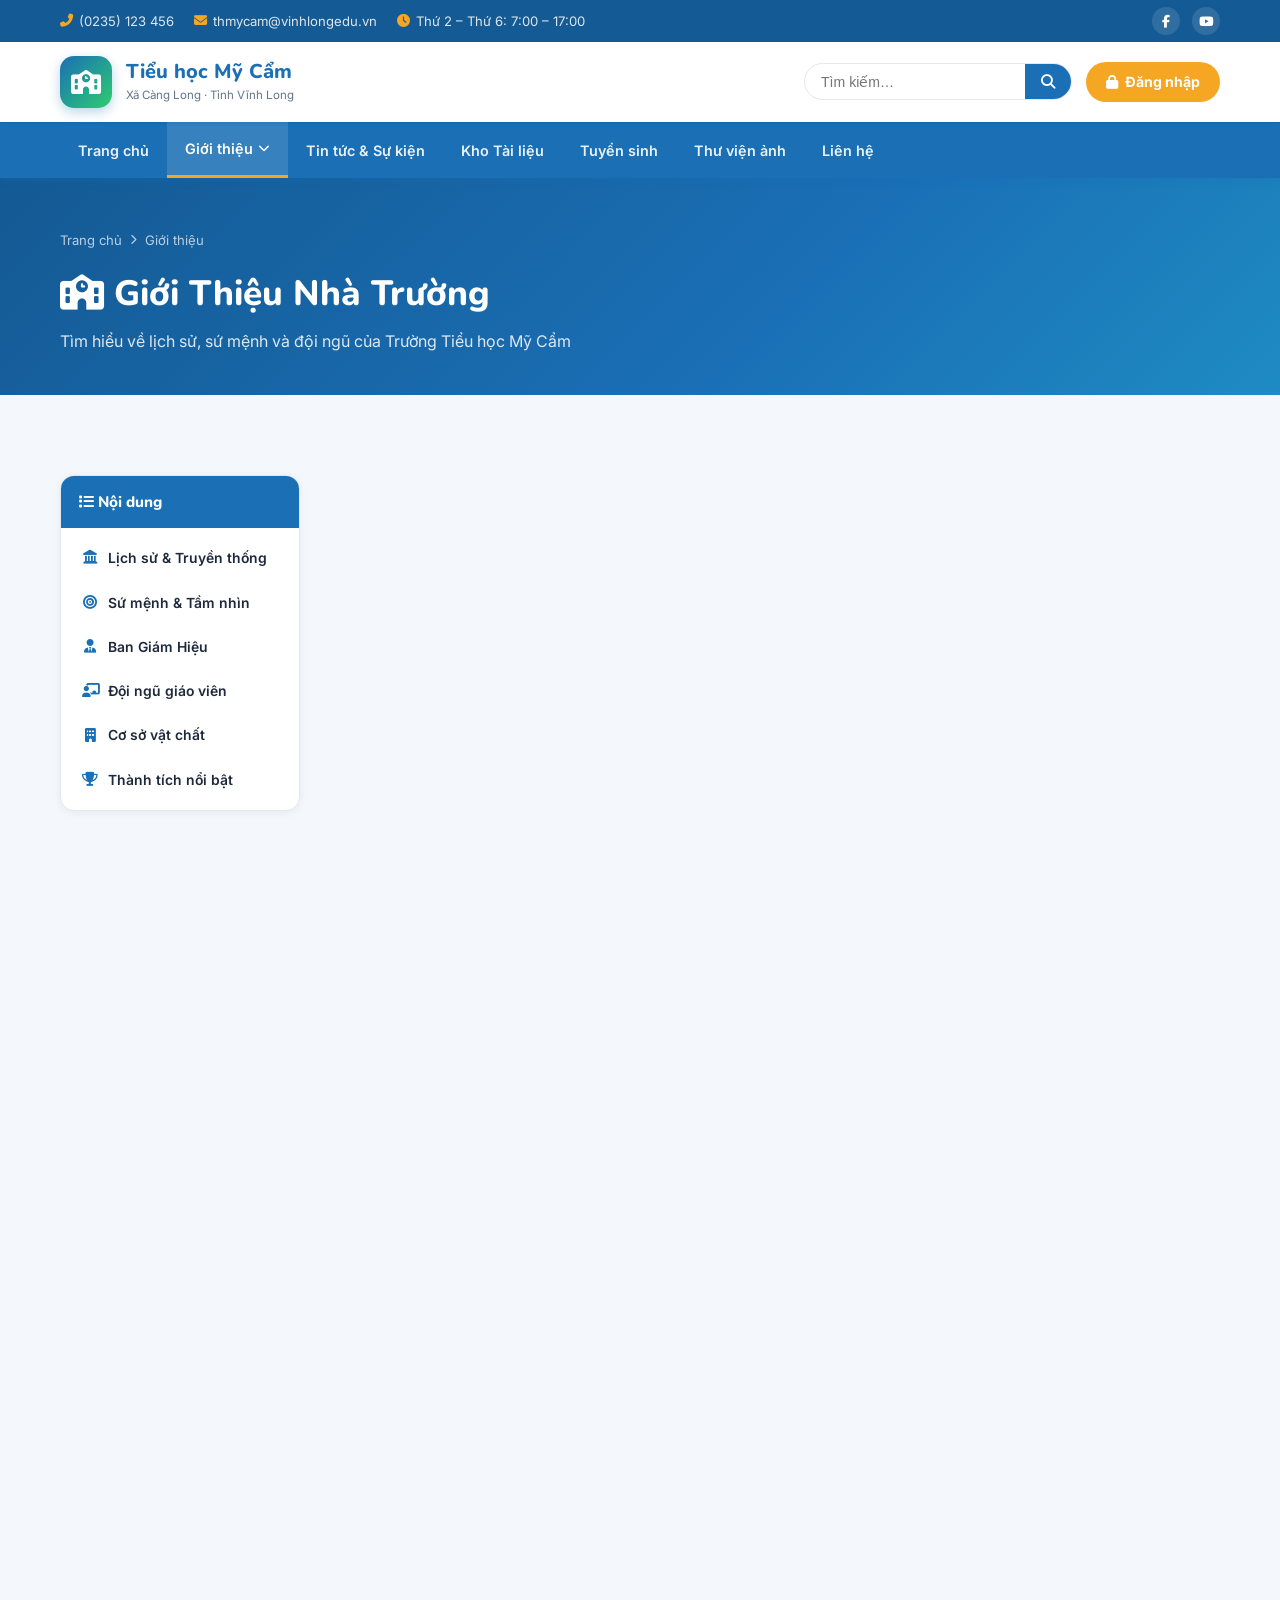
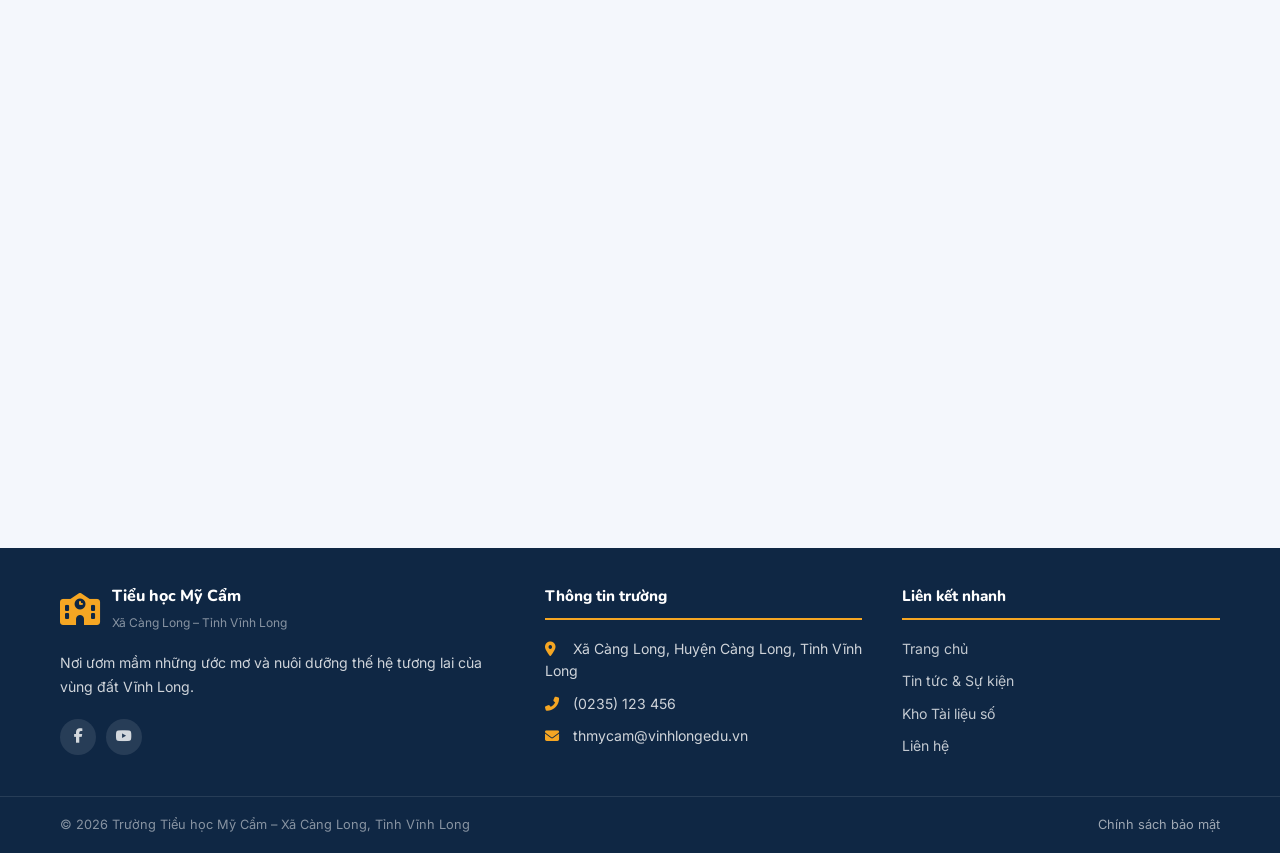
<file: pages/gioi-thieu.html>
<!DOCTYPE html>
<html lang="vi">
<head>
  <meta charset="UTF-8" />
  <meta name="viewport" content="width=device-width, initial-scale=1.0" />
  <title>Giới Thiệu – Trường Tiểu học Mỹ Cẩm</title>
  <meta name="description" content="Lịch sử, sứ mệnh, đội ngũ giáo viên và cơ sở vật chất của Trường Tiểu học Mỹ Cẩm, xã Càng Long, tỉnh Vĩnh Long." />
  <link rel="preconnect" href="https://fonts.googleapis.com" />
  <link rel="preconnect" href="https://fonts.gstatic.com" crossorigin />
  <link href="https://fonts.googleapis.com/css2?family=Nunito:wght@400;600;700;800;900&family=Inter:wght@400;500;600&display=swap" rel="stylesheet" />
  <link rel="stylesheet" href="../css/style.css" />
  <link rel="stylesheet" href="https://cdnjs.cloudflare.com/ajax/libs/font-awesome/6.5.0/css/all.min.css" />
  <script>
    // Kiểm tra đăng nhập admin ngay khi trang bắt đầu tải
    document.addEventListener('DOMContentLoaded', function() {
      if (localStorage.getItem('isAdminLoggedIn') === 'true') {
        const loginBtn = document.getElementById('loginBtn');
        if (loginBtn) {
          loginBtn.innerHTML = '<i class="fas fa-user-cog"></i> Admin Panel';
          loginBtn.setAttribute('href', 'admin.html');
          
          // Thêm nút đăng xuất
          const parent = loginBtn.parentElement;
          if (parent && !document.getElementById('adminLogoutBtn')) {
            const logoutBtn = document.createElement('a');
            logoutBtn.id = 'adminLogoutBtn';
            logoutBtn.innerHTML = '<i class="fas fa-sign-out-alt"></i>';
            logoutBtn.className = 'btn-login';
            logoutBtn.style.background = '#e53935';
            logoutBtn.style.padding = '9px 12px';
            logoutBtn.style.marginLeft = '8px';
            logoutBtn.setAttribute('href', 'javascript:void(0)');
            logoutBtn.addEventListener('click', function() {
              if (confirm('Bạn có muốn đăng xuất tài khoản Admin không?')) {
                localStorage.removeItem('isAdminLoggedIn');
                window.location.reload();
              }
            });
            parent.appendChild(logoutBtn);
          }
        }
      }
    });
  </script>
  <style>
    /* ── PAGE HERO ── */
    .page-hero { background:linear-gradient(135deg,var(--primary-dark) 0%,var(--primary) 60%,#1e8bc3 100%); padding:52px 0 40px; color:var(--white); }
    .page-hero .breadcrumb { display:flex; align-items:center; gap:8px; font-size:.82rem; color:rgba(255,255,255,.7); margin-bottom:14px; }
    .page-hero .breadcrumb a { color:rgba(255,255,255,.7); } .page-hero .breadcrumb a:hover { color:var(--white); }
    .page-hero .breadcrumb i { font-size:.65rem; }
    .page-hero h1 { font-family:'Nunito',sans-serif; font-size:2.2rem; font-weight:800; margin-bottom:8px; }
    .page-hero p { font-size:1rem; color:rgba(255,255,255,.85); }

    /* ── SIDE NAV ── */
    .about-layout { display:grid; grid-template-columns:240px 1fr; gap:40px; align-items:start; }
    .side-nav { background:var(--white); border-radius:14px; border:1px solid var(--border); overflow:hidden; box-shadow:0 2px 8px rgba(0,0,0,.06); position:sticky; top:120px; }
    .side-nav__title { padding:14px 18px; background:var(--primary); color:var(--white); font-family:'Nunito'; font-weight:800; font-size:.95rem; }
    .side-nav ul { padding:8px 0; }
    .side-nav ul li a {
      display:flex; align-items:center; gap:10px; padding:11px 18px;
      font-size:.87rem; font-weight:600; color:var(--text);
      border-left:3px solid transparent; transition:.3s;
    }
    .side-nav ul li a:hover, .side-nav ul li a.active {
      color:var(--primary); background:var(--primary-light); border-left-color:var(--primary);
    }
    .side-nav ul li a i { color:var(--primary); width:16px; text-align:center; }

    /* ── CONTENT SECTIONS ── */
    .content-section { margin-bottom:60px; }
    .content-section:last-child { margin-bottom:0; }
    .section-divider { height:3px; width:60px; background:linear-gradient(90deg,var(--primary),var(--accent)); border-radius:3px; margin:12px 0 24px; }

    /* ── HISTORY TIMELINE ── */
    .history-timeline { position:relative; padding-left:36px; }
    .history-timeline::before { content:''; position:absolute; left:12px; top:0; bottom:0; width:2px; background:linear-gradient(180deg,var(--primary),var(--accent)); border-radius:1px; }
    .history-item { position:relative; margin-bottom:28px; }
    .history-item::before {
      content:''; position:absolute; left:-30px; top:6px;
      width:14px; height:14px; border-radius:50%;
      background:var(--white); border:3px solid var(--primary);
    }
    .history-item:hover::before { background:var(--primary); }
    .history-year { font-family:'Nunito'; font-size:.82rem; font-weight:800; color:var(--primary); margin-bottom:4px; }
    .history-item h4 { font-family:'Nunito'; font-size:1rem; font-weight:700; margin-bottom:6px; }
    .history-item p { font-size:.87rem; color:var(--text-muted); line-height:1.7; }

    /* ── MISSION CARDS ── */
    .mission-grid { display:grid; grid-template-columns:repeat(3,1fr); gap:20px; }
    .mission-card {
      padding:28px 22px; border-radius:14px; text-align:center;
      border:1px solid var(--border); transition:.3s; background:var(--white);
    }
    .mission-card:hover { box-shadow:0 8px 24px rgba(26,111,181,.12); transform:translateY(-4px); }
    .mission-card .icon { font-size:2.2rem; margin-bottom:14px; display:block; }
    .mission-card h4 { font-family:'Nunito'; font-size:1.05rem; font-weight:800; margin-bottom:10px; }
    .mission-card p { font-size:.85rem; color:var(--text-muted); line-height:1.7; }
    .mission-card--blue  { border-top:4px solid var(--primary); }
    .mission-card--green { border-top:4px solid var(--accent); }
    .mission-card--orange{ border-top:4px solid var(--secondary); }

    /* ── TEACHER CARDS ── */
    .teachers-grid { display:grid; grid-template-columns:repeat(4,1fr); gap:20px; }
    .teacher-card {
      background:var(--white); border-radius:14px; overflow:hidden;
      border:1px solid var(--border); box-shadow:0 2px 8px rgba(0,0,0,.06);
      text-align:center; transition:.3s;
    }
    .teacher-card:hover { box-shadow:0 8px 24px rgba(26,111,181,.12); transform:translateY(-4px); }
    .teacher-avatar {
      height:140px; background:linear-gradient(135deg,var(--primary-light),#d0e8f9);
      display:flex; align-items:center; justify-content:center;
      font-size:3rem; color:var(--primary); opacity:.5;
    }
    .teacher-card__body { padding:16px; }
    .teacher-card__body h4 { font-family:'Nunito'; font-size:.95rem; font-weight:800; margin-bottom:4px; }
    .teacher-card__body .role { font-size:.78rem; color:var(--primary); font-weight:700; margin-bottom:6px; }
    .teacher-card__body .subject { font-size:.78rem; color:var(--text-muted); }
    .teacher-card--bgh .teacher-avatar { background:linear-gradient(135deg,#e8f4fd,#c3d9f5); }
    .teacher-card--bgh h4 { color:var(--primary); }

    /* ── FACILITIES ── */
    .facilities-grid { display:grid; grid-template-columns:repeat(3,1fr); gap:20px; }
    .facility-card {
      background:var(--white); border-radius:14px; overflow:hidden;
      border:1px solid var(--border); box-shadow:0 2px 8px rgba(0,0,0,.06); transition:.3s;
    }
    .facility-card:hover { box-shadow:0 8px 24px rgba(26,111,181,.12); transform:translateY(-4px); }
    .facility-img { height:160px; background:linear-gradient(135deg,var(--primary-light),#d0e8f9); display:flex; align-items:center; justify-content:center; font-size:3rem; color:var(--primary); opacity:.4; }
    .facility-card__body { padding:16px; }
    .facility-card__body h4 { font-family:'Nunito'; font-size:.95rem; font-weight:800; margin-bottom:6px; }
    .facility-card__body p { font-size:.82rem; color:var(--text-muted); line-height:1.6; }

    /* ── ACHIEVEMENTS ── */
    .achievements-row { display:grid; grid-template-columns:repeat(4,1fr); gap:16px; }
    .achievement-item {
      text-align:center; padding:24px 16px; background:var(--white);
      border-radius:14px; border:1px solid var(--border); transition:.3s;
    }
    .achievement-item:hover { border-color:var(--secondary); box-shadow:0 4px 14px rgba(245,166,35,.2); }
    .achievement-item .num { font-family:'Nunito'; font-size:2.4rem; font-weight:900; color:var(--primary); }
    .achievement-item .unit { font-size:.78rem; color:var(--text-muted); font-weight:600; }
    .achievement-item p { font-size:.82rem; color:var(--text-muted); margin-top:4px; }

    /* ── RESPONSIVE ── */
    @media(max-width:1024px) {
      .about-layout { grid-template-columns:1fr; }
      .side-nav { position:static; display:flex; overflow-x:auto; border-radius:12px; }
      .side-nav ul { display:flex; padding:8px; white-space:nowrap; }
      .side-nav ul li a { padding:8px 14px; border-left:none; border-bottom:3px solid transparent; }
      .side-nav ul li a.active, .side-nav ul li a:hover { border-bottom-color:var(--primary); border-left:none; }
      .teachers-grid { grid-template-columns:repeat(2,1fr); }
      .achievements-row { grid-template-columns:repeat(2,1fr); }
    }
    @media(max-width:768px) {
      .mission-grid { grid-template-columns:1fr; }
      .facilities-grid { grid-template-columns:1fr; }
      .page-hero h1 { font-size:1.7rem; }
    }
  </style>
</head>
<body>

  <!-- TOP BAR -->
  <div class="top-bar">
    <div class="container top-bar__inner">
      <div class="top-bar__left">
        <span><i class="fas fa-phone-alt"></i> (0235) 123 456</span>
        <span><i class="fas fa-envelope"></i> thmycam@vinhlongedu.vn</span>
        <span><i class="fas fa-clock"></i> Thứ 2 – Thứ 6: 7:00 – 17:00</span>
      </div>
      <div class="top-bar__right">
        <a href="#"><i class="fab fa-facebook-f"></i></a>
        <a href="#"><i class="fab fa-youtube"></i></a>
      </div>
    </div>
  </div>

  <!-- HEADER -->
  <header class="header" id="header">
    <div class="container header__inner">
      <a href="../index.html" class="header__logo">
        <div class="logo-icon"><i class="fas fa-school"></i></div>
        <div class="logo-text">
          <span class="logo-title">Tiểu học Mỹ Cẩm</span>
          <span class="logo-sub">Xã Càng Long · Tỉnh Vĩnh Long</span>
        </div>
      </a>
      <div class="header__actions">
        <div class="search-box"><input type="text" placeholder="Tìm kiếm…" /><button><i class="fas fa-search"></i></button></div>
        <a href="login.html" class="btn-login" id="loginBtn"><i class="fas fa-lock"></i> Đăng nhập</a>
        <button class="hamburger" id="hamburger"><span></span><span></span><span></span></button>
      </div>
    </div>
  </header>

  <!-- NAVBAR -->
  <nav class="navbar" id="navbar">
    <div class="container navbar__inner">
      <ul class="nav-list" id="navList">
        <li><a href="../index.html">Trang chủ</a></li>
        <li class="has-dropdown"><a href="gioi-thieu.html" class="active">Giới thiệu <i class="fas fa-chevron-down"></i></a>
          <ul class="dropdown">
            <li><a href="#lich-su"><i class="fas fa-landmark"></i> Lịch sử & Truyền thống</a></li>
            <li><a href="#ban-giam-hieu"><i class="fas fa-user-tie"></i> Ban giám hiệu</a></li>
            <li><a href="#doi-ngu"><i class="fas fa-chalkboard-teacher"></i> Đội ngũ giáo viên</a></li>
            <li><a href="#co-so-vat-chat"><i class="fas fa-building"></i> Cơ sở vật chất</a></li>
          </ul>
        </li>
        <li><a href="tin-tuc.html">Tin tức & Sự kiện</a></li>
        <li><a href="kho-tai-lieu.html">Kho Tài liệu</a></li>
        <li><a href="tuyen-sinh.html">Tuyển sinh</a></li>
        <li><a href="thu-vien-anh.html">Thư viện ảnh</a></li>
        <li><a href="lien-he.html">Liên hệ</a></li>
      </ul>
    </div>
  </nav>

  <!-- PAGE HERO -->
  <div class="page-hero">
    <div class="container">
      <div class="breadcrumb">
        <a href="../index.html">Trang chủ</a><i class="fas fa-chevron-right"></i><span>Giới thiệu</span>
      </div>
      <h1><i class="fas fa-school"></i> Giới Thiệu Nhà Trường</h1>
      <p>Tìm hiểu về lịch sử, sứ mệnh và đội ngũ của Trường Tiểu học Mỹ Cẩm</p>
    </div>
  </div>

  <!-- MAIN -->
  <main class="section" style="background:var(--bg);">
    <div class="container">
      <div class="about-layout">

        <!-- Sidebar nav -->
        <nav class="side-nav" aria-label="Điều hướng trang Giới thiệu">
          <div class="side-nav__title"><i class="fas fa-list"></i> Nội dung</div>
          <ul>
            <li><a href="#lich-su" class="active"><i class="fas fa-landmark"></i> Lịch sử & Truyền thống</a></li>
            <li><a href="#su-menh"><i class="fas fa-bullseye"></i> Sứ mệnh & Tầm nhìn</a></li>
            <li><a href="#ban-giam-hieu"><i class="fas fa-user-tie"></i> Ban Giám Hiệu</a></li>
            <li><a href="#doi-ngu"><i class="fas fa-chalkboard-teacher"></i> Đội ngũ giáo viên</a></li>
            <li><a href="#co-so-vat-chat"><i class="fas fa-building"></i> Cơ sở vật chất</a></li>
            <li><a href="#thanh-tich"><i class="fas fa-trophy"></i> Thành tích nổi bật</a></li>
          </ul>
        </nav>

        <!-- Main content -->
        <div>

          <!-- LỊCH SỬ -->
          <section class="content-section fade-up" id="lich-su">
            <h2 style="font-family:'Nunito';font-size:1.7rem;font-weight:800;">Lịch Sử & Truyền Thống</h2>
            <div class="section-divider"></div>
            <p style="color:var(--text-muted);line-height:1.8;margin-bottom:28px;">Trường Tiểu học Mỹ Cẩm được thành lập và phát triển trên mảnh đất xã Càng Long, gắn liền với sự phát triển giáo dục của địa phương qua nhiều thập kỷ. Trải qua hơn 25 năm hình thành và phát triển, nhà trường đã không ngừng đổi mới, nâng cao chất lượng giảng dạy và trở thành một trong những trường tiểu học uy tín của huyện Càng Long, tỉnh Vĩnh Long.</p>

            <div class="history-timeline">
              <div class="history-item fade-up">
                <div class="history-year">📅 Năm 2000</div>
                <h4>Thành lập trường</h4>
                <p>Trường Tiểu học Mỹ Cẩm chính thức được thành lập theo Quyết định của UBND huyện Càng Long. Năm học đầu tiên có 12 lớp với hơn 380 học sinh và 18 giáo viên.</p>
              </div>
              <div class="history-item fade-up">
                <div class="history-year">📅 Năm 2008</div>
                <h4>Xây dựng cơ sở vật chất mới</h4>
                <p>Được đầu tư xây mới dãy phòng học 2 tầng khang trang, thư viện và phòng máy tính đầu tiên, tạo bước chuyển quan trọng trong công tác dạy và học.</p>
              </div>
              <div class="history-item fade-up">
                <div class="history-year">📅 Năm 2015</div>
                <h4>Đạt chuẩn Quốc gia mức độ 1</h4>
                <p>Nhà trường được UBND tỉnh Vĩnh Long công nhận đạt chuẩn Quốc gia mức độ 1, khẳng định chất lượng giáo dục toàn diện của đội ngũ thầy cô và học sinh.</p>
              </div>
              <div class="history-item fade-up">
                <div class="history-year">📅 Năm 2020</div>
                <h4>Kỷ niệm 20 năm thành lập</h4>
                <p>Lễ kỷ niệm 20 năm thành lập được tổ chức trọng thể. Nhà trường đón nhận Bằng khen của Bộ GD&ĐT cho tập thể xuất sắc trong phong trào đổi mới giáo dục.</p>
              </div>
              <div class="history-item fade-up">
                <div class="history-year">📅 Năm 2025–2026</div>
                <h4>Chuyển đổi số – Kho tài liệu số hóa</h4>
                <p>Nhà trường triển khai hệ thống website kênh truyền thông và kho tài liệu số, đưa hơn 500 tài liệu học tập lên nền tảng trực tuyến phục vụ giáo viên, học sinh và phụ huynh.</p>
              </div>
            </div>
          </section>

          <!-- SỨ MỆNH -->
          <section class="content-section fade-up" id="su-menh">
            <h2 style="font-family:'Nunito';font-size:1.7rem;font-weight:800;">Sứ Mệnh & Tầm Nhìn</h2>
            <div class="section-divider"></div>
            <div class="mission-grid">
              <div class="mission-card mission-card--blue fade-up">
                <span class="icon">🎯</span>
                <h4>Sứ mệnh</h4>
                <p>Cung cấp môi trường học tập an toàn, thân thiện và đầy yêu thương, giúp mỗi học sinh phát triển toàn diện về trí tuệ, thể chất và đạo đức.</p>
              </div>
              <div class="mission-card mission-card--green fade-up">
                <span class="icon">🔭</span>
                <h4>Tầm nhìn</h4>
                <p>Trở thành trường tiểu học hàng đầu huyện Càng Long về chất lượng giáo dục, đào tạo thế hệ công dân có năng lực, phẩm chất và trách nhiệm với cộng đồng.</p>
              </div>
              <div class="mission-card mission-card--orange fade-up">
                <span class="icon">💎</span>
                <h4>Giá trị cốt lõi</h4>
                <p><strong>Yêu thương · Sáng tạo · Trách nhiệm · Xuất sắc</strong> — Bốn giá trị nền tảng định hướng mọi hoạt động của nhà trường.</p>
              </div>
            </div>
          </section>

          <!-- BAN GIÁM HIỆU -->
          <section class="content-section fade-up" id="ban-giam-hieu">
            <h2 style="font-family:'Nunito';font-size:1.7rem;font-weight:800;">Ban Giám Hiệu</h2>
            <div class="section-divider"></div>
            <div class="teachers-grid" style="grid-template-columns:repeat(3,1fr);">
              <div class="teacher-card teacher-card--bgh fade-up">
                <div class="teacher-avatar"><i class="fas fa-user-tie"></i></div>
                <div class="teacher-card__body">
                  <h4>Thầy Nguyễn Văn An</h4>
                  <div class="role">Hiệu trưởng</div>
                  <div class="subject">Thạc sĩ Giáo dục – 20 năm kinh nghiệm</div>
                </div>
              </div>
              <div class="teacher-card teacher-card--bgh fade-up">
                <div class="teacher-avatar"><i class="fas fa-user-tie"></i></div>
                <div class="teacher-card__body">
                  <h4>Cô Trần Thị Bình</h4>
                  <div class="role">Phó Hiệu trưởng – Chuyên môn</div>
                  <div class="subject">Cử nhân Giáo dục Tiểu học – 15 năm</div>
                </div>
              </div>
              <div class="teacher-card teacher-card--bgh fade-up">
                <div class="teacher-avatar"><i class="fas fa-user-tie"></i></div>
                <div class="teacher-card__body">
                  <h4>Thầy Lê Minh Cường</h4>
                  <div class="role">Phó Hiệu trưởng – Cơ sở vật chất</div>
                  <div class="subject">Cử nhân Quản lý Giáo dục – 12 năm</div>
                </div>
              </div>
            </div>
          </section>

          <!-- ĐỘI NGŨ GIÁO VIÊN -->
          <section class="content-section fade-up" id="doi-ngu">
            <h2 style="font-family:'Nunito';font-size:1.7rem;font-weight:800;">Đội Ngũ Giáo Viên</h2>
            <div class="section-divider"></div>
            <p style="color:var(--text-muted);margin-bottom:24px;">Đội ngũ 62 cán bộ giáo viên tâm huyết, 100% đạt chuẩn trình độ đào tạo, trong đó có 28 giáo viên đạt trên chuẩn.</p>
            <div class="teachers-grid">
              <div class="teacher-card fade-up">
                <div class="teacher-avatar"><i class="fas fa-user"></i></div>
                <div class="teacher-card__body">
                  <h4>Cô Phạm Thị Dung</h4>
                  <div class="role">Giáo viên chủ nhiệm</div>
                  <div class="subject">Khối 1 – Tiếng Việt, Toán</div>
                </div>
              </div>
              <div class="teacher-card fade-up">
                <div class="teacher-avatar"><i class="fas fa-user"></i></div>
                <div class="teacher-card__body">
                  <h4>Thầy Nguyễn Văn Em</h4>
                  <div class="role">Giáo viên bộ môn</div>
                  <div class="subject">Thể dục – Toàn trường</div>
                </div>
              </div>
              <div class="teacher-card fade-up">
                <div class="teacher-avatar"><i class="fas fa-user"></i></div>
                <div class="teacher-card__body">
                  <h4>Cô Lý Thị Phượng</h4>
                  <div class="role">Giáo viên bộ môn</div>
                  <div class="subject">Tiếng Anh – Khối 3, 4, 5</div>
                </div>
              </div>
              <div class="teacher-card fade-up">
                <div class="teacher-avatar"><i class="fas fa-user"></i></div>
                <div class="teacher-card__body">
                  <h4>Thầy Trần Quang Hải</h4>
                  <div class="role">Giáo viên chủ nhiệm</div>
                  <div class="subject">Khối 5 – Toán, Khoa học</div>
                </div>
              </div>
            </div>
          </section>

          <!-- CƠ SỞ VẬT CHẤT -->
          <section class="content-section fade-up" id="co-so-vat-chat">
            <h2 style="font-family:'Nunito';font-size:1.7rem;font-weight:800;">Cơ Sở Vật Chất</h2>
            <div class="section-divider"></div>
            <div class="facilities-grid">
              <div class="facility-card fade-up">
                <div class="facility-img"><i class="fas fa-chalkboard"></i></div>
                <div class="facility-card__body">
                  <h4>25 Phòng học hiện đại</h4>
                  <p>Phòng học thoáng mát, được trang bị máy chiếu, bảng tương tác và đầy đủ đồ dùng dạy học theo chuẩn quốc gia.</p>
                </div>
              </div>
              <div class="facility-card fade-up">
                <div class="facility-img"><i class="fas fa-book"></i></div>
                <div class="facility-card__body">
                  <h4>Thư viện đạt chuẩn</h4>
                  <p>Hơn 8.000 đầu sách, báo, tài liệu tham khảo. Thư viện thân thiện với góc đọc sách thoải mái cho học sinh.</p>
                </div>
              </div>
              <div class="facility-card fade-up">
                <div class="facility-img"><i class="fas fa-laptop"></i></div>
                <div class="facility-card__body">
                  <h4>Phòng máy tính</h4>
                  <p>40 máy tính kết nối Internet tốc độ cao, phục vụ học sinh học Tin học và khai thác tài liệu số.</p>
                </div>
              </div>
              <div class="facility-card fade-up">
                <div class="facility-img"><i class="fas fa-futbol"></i></div>
                <div class="facility-card__body">
                  <h4>Sân thể dục đa năng</h4>
                  <p>Sân bóng đá, bóng rổ, cầu lông và khu vực tập thể dục ngoài trời rộng rãi, đảm bảo sức khỏe thể chất cho học sinh.</p>
                </div>
              </div>
              <div class="facility-card fade-up">
                <div class="facility-img"><i class="fas fa-utensils"></i></div>
                <div class="facility-card__body">
                  <h4>Nhà ăn bán trú</h4>
                  <p>Bếp ăn đạt vệ sinh an toàn thực phẩm, phục vụ hơn 400 học sinh bán trú mỗi ngày với thực đơn đa dạng, đủ dinh dưỡng.</p>
                </div>
              </div>
              <div class="facility-card fade-up">
                <div class="facility-img"><i class="fas fa-music"></i></div>
                <div class="facility-card__body">
                  <h4>Phòng chức năng</h4>
                  <p>Phòng âm nhạc, mỹ thuật và phòng hoạt động trải nghiệm sáng tạo, giúp học sinh phát triển toàn diện.</p>
                </div>
              </div>
            </div>
          </section>

          <!-- THÀNH TÍCH -->
          <section class="content-section fade-up" id="thanh-tich">
            <h2 style="font-family:'Nunito';font-size:1.7rem;font-weight:800;">Thành Tích Nổi Bật</h2>
            <div class="section-divider"></div>
            <div class="achievements-row">
              <div class="achievement-item fade-up"><div class="num">120+</div><div class="unit">học sinh/năm</div><p>Được trao thưởng xuất sắc</p></div>
              <div class="achievement-item fade-up"><div class="num">35</div><div class="unit">giải tỉnh</div><p>Học sinh giỏi cấp tỉnh</p></div>
              <div class="achievement-item fade-up"><div class="num">98%</div><div class="unit">tỉ lệ lên lớp</div><p>Tỉ lệ học sinh hoàn thành chương trình</p></div>
              <div class="achievement-item fade-up"><div class="num">15</div><div class="unit">năm liên tiếp</div><p>Tập thể lao động xuất sắc cấp tỉnh</p></div>
            </div>
          </section>

        </div>
      </div>
    </div>
  </main>

  <!-- FOOTER -->
  <footer class="footer" style="padding:36px 0 0;">
    <div class="container footer__grid" style="grid-template-columns:1.4fr 1fr 1fr;padding-bottom:28px;">
      <div class="footer__col footer__col--brand">
        <div class="footer-logo"><i class="fas fa-school"></i><div><strong>Tiểu học Mỹ Cẩm</strong><small>Xã Càng Long – Tỉnh Vĩnh Long</small></div></div>
        <p>Nơi ươm mầm những ước mơ và nuôi dưỡng thế hệ tương lai của vùng đất Vĩnh Long.</p>
        <div class="footer-social"><a href="#"><i class="fab fa-facebook-f"></i></a><a href="#"><i class="fab fa-youtube"></i></a></div>
      </div>
      <div class="footer__col">
        <h4>Thông tin trường</h4>
        <ul>
          <li><i class="fas fa-map-marker-alt"></i> Xã Càng Long, Huyện Càng Long, Tỉnh Vĩnh Long</li>
          <li><i class="fas fa-phone-alt"></i> (0235) 123 456</li>
          <li><i class="fas fa-envelope"></i> thmycam@vinhlongedu.vn</li>
        </ul>
      </div>
      <div class="footer__col">
        <h4>Liên kết nhanh</h4>
        <ul>
          <li><a href="../index.html">Trang chủ</a></li>
          <li><a href="tin-tuc.html">Tin tức & Sự kiện</a></li>
          <li><a href="kho-tai-lieu.html">Kho Tài liệu số</a></li>
          <li><a href="lien-he.html">Liên hệ</a></li>
        </ul>
      </div>
    </div>
    <div class="footer__bottom">
      <div class="container" style="display:flex;justify-content:space-between;flex-wrap:wrap;gap:8px;">
        <p>© 2026 Trường Tiểu học Mỹ Cẩm – Xã Càng Long, Tỉnh Vĩnh Long</p>
        <p><a href="#">Chính sách bảo mật</a></p>
      </div>
    </div>
  </footer>
  <button class="back-to-top" id="backToTop"><i class="fas fa-chevron-up"></i></button>

  <script src="../js/main.js"></script>
  <script>
    // Sidebar active link on scroll
    const sections = document.querySelectorAll('section[id]');
    const sideLinks = document.querySelectorAll('.side-nav ul li a');
    window.addEventListener('scroll', () => {
      let current = '';
      sections.forEach(s => { if (window.scrollY >= s.offsetTop - 160) current = s.id; });
      sideLinks.forEach(l => {
        l.classList.remove('active');
        if (l.getAttribute('href') === '#' + current) l.classList.add('active');
      });
    });
  </script>
</body>
</html>
</file>
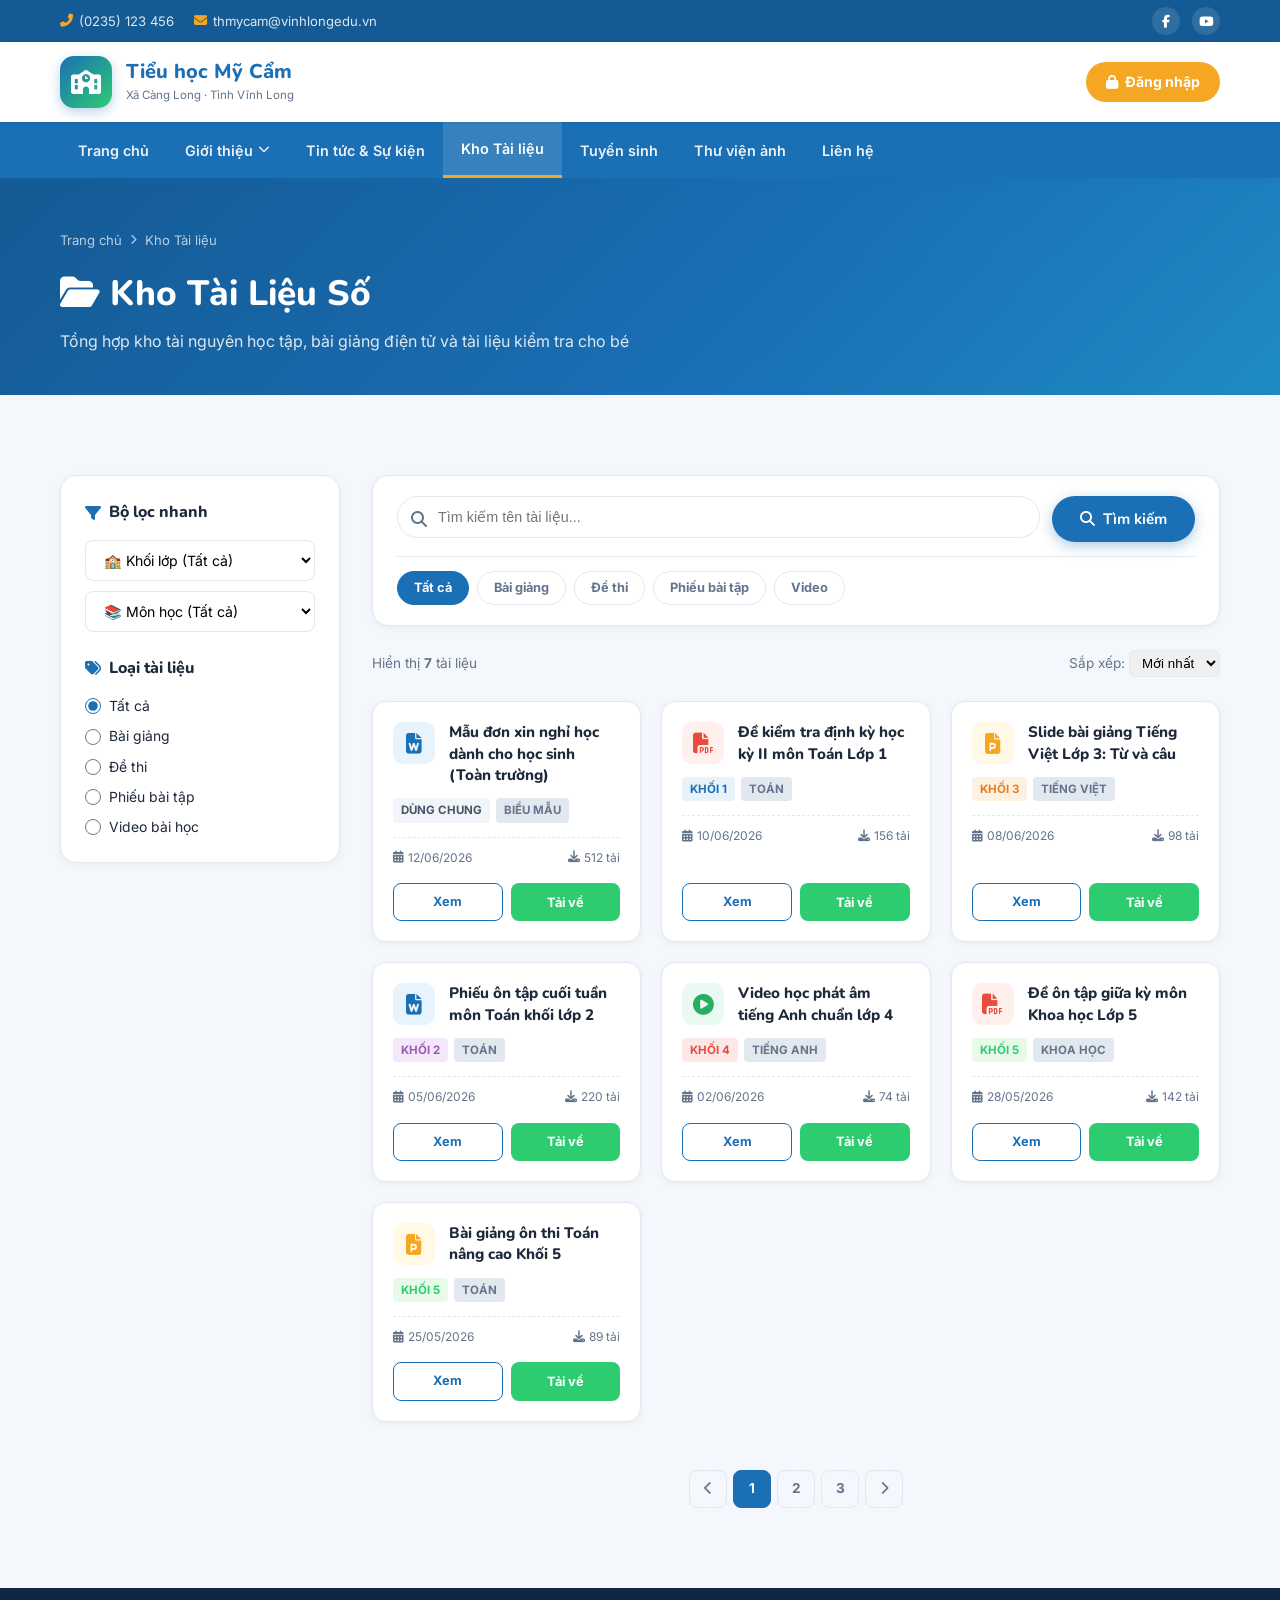
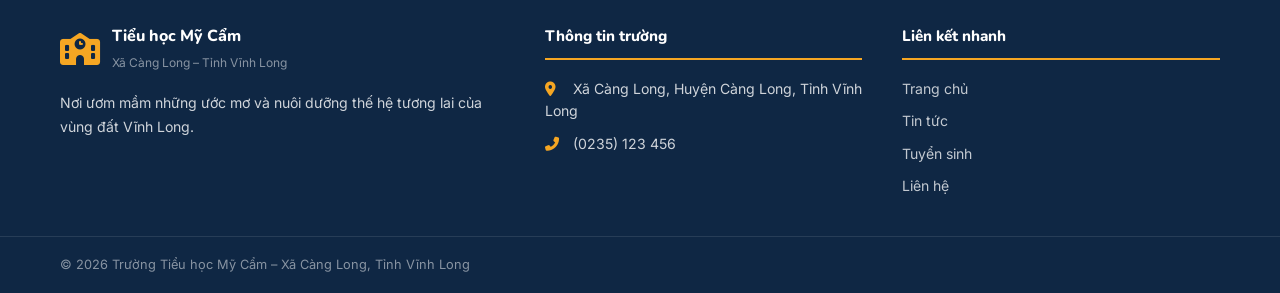
<file: pages/kho-tai-lieu.html>
<!DOCTYPE html>
<html lang="vi">
<head>
  <meta charset="UTF-8" />
  <meta name="viewport" content="width=device-width, initial-scale=1.0" />
  <title>Kho Tài Liệu Số – Trường Tiểu học Mỹ Cẩm</title>
  <meta name="description" content="Kho tài liệu số, bài giảng điện tử và đề thi của Trường Tiểu học Mỹ Cẩm, xã Càng Long, tỉnh Vĩnh Long." />
  <link rel="preconnect" href="https://fonts.googleapis.com" />
  <link rel="preconnect" href="https://fonts.gstatic.com" crossorigin />
  <link href="https://fonts.googleapis.com/css2?family=Nunito:wght@400;600;700;800;900&family=Inter:wght@400;500;600&display=swap" rel="stylesheet" />
  <link rel="stylesheet" href="../css/style.css" />
  <link rel="stylesheet" href="../css/admin-actions.css" />
  <link rel="stylesheet" href="https://cdnjs.cloudflare.com/ajax/libs/font-awesome/6.5.0/css/all.min.css" />
  <script>
    // Kiểm tra đăng nhập admin ngay khi trang bắt đầu tải
    document.addEventListener('DOMContentLoaded', function() {
      if (localStorage.getItem('isAdminLoggedIn') === 'true') {
        const loginBtn = document.getElementById('loginBtn');
        if (loginBtn) {
          loginBtn.innerHTML = '<i class="fas fa-user-cog"></i> Admin Panel';
          loginBtn.setAttribute('href', 'admin.html');
          
          // Thêm nút đăng xuất
          const parent = loginBtn.parentElement;
          if (parent && !document.getElementById('adminLogoutBtn')) {
            const logoutBtn = document.createElement('a');
            logoutBtn.id = 'adminLogoutBtn';
            logoutBtn.innerHTML = '<i class="fas fa-sign-out-alt"></i>';
            logoutBtn.className = 'btn-login';
            logoutBtn.style.background = '#e53935';
            logoutBtn.style.padding = '9px 12px';
            logoutBtn.style.marginLeft = '8px';
            logoutBtn.setAttribute('href', 'javascript:void(0)');
            logoutBtn.addEventListener('click', function() {
              if (confirm('Bạn có muốn đăng xuất tài khoản Admin không?')) {
                localStorage.removeItem('isAdminLoggedIn');
                window.location.reload();
              }
            });
            parent.appendChild(logoutBtn);
          }
        }
      }
    });
  </script>
  <style>
    /* ── PAGE HERO ── */
    .page-hero {
      background: linear-gradient(135deg, var(--primary-dark) 0%, var(--primary) 60%, #1e8bc3 100%);
      padding: 52px 0 40px; color: var(--white);
    }
    .page-hero .breadcrumb { display:flex; align-items:center; gap:8px; font-size:.82rem; color:rgba(255,255,255,.7); margin-bottom:14px; }
    .page-hero .breadcrumb a { color:rgba(255,255,255,.7); } .page-hero .breadcrumb a:hover { color:var(--white); }
    .page-hero .breadcrumb i { font-size:.65rem; }
    .page-hero h1 { font-family:'Nunito',sans-serif; font-size:2.2rem; font-weight:800; margin-bottom:8px; }
    .page-hero p { font-size:1rem; color:rgba(255,255,255,.85); }

    /* ── KHO TÀI LIỆU LAYOUT ── */
    .doc-layout { display:grid; grid-template-columns:280px 1fr; gap:32px; align-items:start; }

    /* Sidebar bộ lọc */
    .filter-sidebar {
      background: var(--white); border-radius: 16px; padding: 24px;
      border: 1px solid var(--border); box-shadow: 0 2px 8px rgba(0,0,0,.05);
      position: sticky; top: 120px;
    }
    .sidebar-section { margin-bottom: 24px; }
    .sidebar-section:last-child { margin-bottom: 0; }
    .sidebar-title {
      font-family: 'Nunito'; font-size: 1rem; font-weight: 800;
      color: var(--text); margin-bottom: 14px; display: flex; align-items: center; gap: 8px;
    }
    .sidebar-title i { color: var(--primary); }
    
    .filter-group { display: flex; flex-direction: column; gap: 10px; }
    .filter-select {
      width: 100%; padding: 10px 14px; border: 1.5px solid var(--border);
      border-radius: 8px; font-family: 'Inter'; font-size: .88rem;
      background: var(--white); outline: none; cursor: pointer; transition: .3s;
    }
    .filter-select:focus { border-color: var(--primary); }

    /* Checkbox & radio custom */
    .check-label-item { display: flex; align-items: center; gap: 8px; font-size: .87rem; cursor: pointer; color: var(--text); }
    .check-label-item input { accent-color: var(--primary); width: 16px; height: 16px; }

    /* Content Area */
    .doc-content-wrap { display: flex; flex-direction: column; gap: 24px; }
    
    /* Top Search Bar */
    .search-filter-card {
      background: var(--white); border-radius: 16px; padding: 20px 24px;
      border: 1px solid var(--border); box-shadow: 0 2px 8px rgba(0,0,0,.05);
    }
    .search-row { display: flex; gap: 12px; }
    .search-input-wrap { position: relative; flex: 1; }
    .search-input-wrap i { position: absolute; left: 14px; top: 50%; transform: translateY(-50%); color: var(--text-muted); }
    .search-input-wrap input {
      width: 100%; padding: 12px 14px 12px 40px; border: 1.5px solid var(--border);
      border-radius: 50px; font-size: .9rem; outline: none; transition: .3s;
    }
    .search-input-wrap input:focus { border-color: var(--primary); box-shadow: 0 0 0 3px rgba(26,111,181,.12); }
    
    .quick-tabs { display: flex; gap: 8px; flex-wrap: wrap; margin-top: 14px; border-top: 1px solid var(--border); padding-top: 14px; }
    .quick-tab { padding: 6px 16px; border-radius: 50px; font-size: .8rem; font-weight: 700; border: 1px solid var(--border); color: var(--text-muted); cursor: pointer; transition: .3s; }
    .quick-tab.active, .quick-tab:hover { background: var(--primary); color: var(--white); border-color: var(--primary); }

    /* Sort bar */
    .sort-row { display: flex; justify-content: space-between; align-items: center; font-size: .85rem; color: var(--text-muted); }
    .sort-row select { padding: 4px 8px; border: 1px solid var(--border); border-radius: 6px; outline: none; cursor: pointer; }

    /* Grid tài liệu */
    .document-grid { display: grid; grid-template-columns: repeat(3, 1fr); gap: 20px; }
    .document-card {
      background: var(--white); border-radius: 14px; border: 1px solid var(--border);
      box-shadow: 0 2px 8px rgba(0,0,0,.05); display: flex; flex-direction: column; overflow: hidden; transition: .3s;
    }
    .document-card:hover { transform: translateY(-3px); box-shadow: var(--shadow); }
    
    .doc-card-body { padding: 20px; flex: 1; display: flex; flex-direction: column; }
    .doc-icon-title { display: flex; gap: 14px; align-items: flex-start; margin-bottom: 12px; }
    .doc-type-icon {
      width: 42px; height: 42px; border-radius: 10px; display: flex;
      align-items: center; justify-content: center; font-size: 1.3rem; flex-shrink: 0;
    }
    .doc-type-icon.pdf  { background: #fff0ee; color: var(--danger); }
    .doc-type-icon.word { background: #e8f4fd; color: var(--primary); }
    .doc-type-icon.ppt  { background: #fff9e6; color: var(--secondary); }
    .doc-type-icon.video{ background: #eafaf1; color: var(--accent-dark); }
    
    .doc-card-title { font-family: 'Nunito'; font-weight: 800; font-size: .95rem; line-height: 1.4; color: var(--text); }
    
    .doc-badges-row { display: flex; gap: 6px; flex-wrap: wrap; margin-bottom: 14px; }
    .doc-badge { padding: 3px 8px; border-radius: 4px; font-size: .72rem; font-weight: 700; text-transform: uppercase; }
    .doc-badge.b-k1 { background: #e8f2fb; color: #1a6fb5; }
    .doc-badge.b-k2 { background: #f3e8fb; color: #9b59b6; }
    .doc-badge.b-k3 { background: #fdf2e2; color: #e67e22; }
    .doc-badge.b-k4 { background: #fde8e8; color: #e74c3c; }
    .doc-badge.b-k5 { background: #e8fbe8; color: #2ecc71; }
    .doc-badge.b-kchung { background: #f1f5f9; color: #475569; }
    .doc-badge.b-subject { background: #e2e8f0; color: var(--text-muted); }

    .doc-card-meta { display: flex; justify-content: space-between; font-size: .75rem; color: var(--text-muted); margin-bottom: 16px; border-top: 1px dashed var(--border); padding-top: 10px; }
    .doc-card-meta span { display: flex; align-items: center; gap: 4px; }

    .doc-card-actions { display: grid; grid-template-columns: 1fr 1fr; gap: 8px; margin-top: auto; }
    .btn-doc-view {
      padding: 8px; border-radius: 8px; border: 1.5px solid var(--primary);
      color: var(--primary); font-size: .8rem; font-weight: 700; text-align: center; transition: .3s;
    }
    .btn-doc-view:hover { background: var(--primary); color: var(--white); }
    .btn-doc-download {
      padding: 8px; border-radius: 8px; background: var(--accent);
      color: var(--white); border: none; font-size: .8rem; font-weight: 700; text-align: center; transition: .3s; cursor: pointer;
    }
    .btn-doc-download:hover { background: var(--accent-dark); }

    /* Phân trang */
    .pagination { display: flex; justify-content: center; align-items: center; gap: 6px; margin-top: 24px; }
    .page-btn {
      width: 38px; height: 38px; border-radius: 8px; display: flex; align-items: center; justify-content: center;
      font-size: .85rem; font-weight: 700; border: 1.5px solid var(--border); color: var(--text-muted); cursor: pointer; transition: .3s;
    }
    .page-btn.active, .page-btn:hover { background: var(--primary); color: var(--white); border-color: var(--primary); }

    @media(max-width:1100px) { .document-grid { grid-template-columns: repeat(2, 1fr); } }
    @media(max-width:850px) {
      .doc-layout { grid-template-columns: 1fr; }
      .filter-sidebar { position: static; }
    }
    @media(max-width:550px) { .document-grid { grid-template-columns: 1fr; } }
  </style>
</head>
<body>

  <!-- TOP BAR -->
  <div class="top-bar">
    <div class="container top-bar__inner">
      <div class="top-bar__left">
        <span><i class="fas fa-phone-alt"></i> (0235) 123 456</span>
        <span><i class="fas fa-envelope"></i> thmycam@vinhlongedu.vn</span>
      </div>
      <div class="top-bar__right">
        <a href="#"><i class="fab fa-facebook-f"></i></a>
        <a href="#"><i class="fab fa-youtube"></i></a>
      </div>
    </div>
  </div>

  <!-- HEADER -->
  <header class="header" id="header">
    <div class="container header__inner">
      <a href="../index.html" class="header__logo">
        <div class="logo-icon"><i class="fas fa-school"></i></div>
        <div class="logo-text">
          <span class="logo-title">Tiểu học Mỹ Cẩm</span>
          <span class="logo-sub">Xã Càng Long · Tỉnh Vĩnh Long</span>
        </div>
      </a>
      <div class="header__actions">
        <a href="login.html" class="btn-login" id="loginBtn"><i class="fas fa-lock"></i> Đăng nhập</a>
        <button class="hamburger" id="hamburger"><span></span><span></span><span></span></button>
      </div>
    </div>
  </header>

  <!-- NAVBAR -->
  <nav class="navbar" id="navbar">
    <div class="container navbar__inner">
      <ul class="nav-list" id="navList">
        <li><a href="../index.html">Trang chủ</a></li>
        <li class="has-dropdown"><a href="gioi-thieu.html">Giới thiệu <i class="fas fa-chevron-down"></i></a>
          <ul class="dropdown">
            <li><a href="gioi-thieu.html#lich-su"><i class="fas fa-landmark"></i> Lịch sử & Truyền thống</a></li>
            <li><a href="gioi-thieu.html#ban-giam-hieu"><i class="fas fa-user-tie"></i> Ban giám hiệu</a></li>
            <li><a href="gioi-thieu.html#doi-ngu"><i class="fas fa-chalkboard-teacher"></i> Đội ngũ giáo viên</a></li>
            <li><a href="gioi-thieu.html#co-so-vat-chat"><i class="fas fa-building"></i> Cơ sở vật chất</a></li>
          </ul>
        </li>
        <li><a href="tin-tuc.html">Tin tức & Sự kiện</a></li>
        <li><a href="kho-tai-lieu.html" class="active">Kho Tài liệu</a></li>
        <li><a href="tuyen-sinh.html">Tuyển sinh</a></li>
        <li><a href="thu-vien-anh.html">Thư viện ảnh</a></li>
        <li><a href="lien-he.html">Liên hệ</a></li>
      </ul>
    </div>
  </nav>

  <!-- PAGE HERO -->
  <div class="page-hero">
    <div class="container">
      <div class="breadcrumb">
        <a href="../index.html">Trang chủ</a><i class="fas fa-chevron-right"></i><span>Kho Tài liệu</span>
      </div>
      <h1><i class="fas fa-folder-open"></i> Kho Tài Liệu Số</h1>
      <p>Tổng hợp kho tài nguyên học tập, bài giảng điện tử và tài liệu kiểm tra cho bé</p>
    </div>
  </div>

  <!-- MAIN SECTION -->
  <main class="section" style="background:var(--bg);">
    <div class="container">
      
      <!-- BANNER HÀNH ĐỘNG DÀNH CHO ADMIN -->
      <div class="admin-action-banner" id="adminBanner" style="display: none; margin-bottom: 24px;">
        <div class="admin-action-banner__info">
          <i class="fas fa-user-shield"></i>
          <span>Bạn đang đăng nhập với tư cách **Admin nhà trường**</span>
        </div>
        <button class="btn btn--primary" style="background: var(--secondary); box-shadow: none;" onclick="openDocModal()">
          <i class="fas fa-plus-circle"></i> Tải lên tài liệu mới
        </button>
      </div>

      <!-- MODAL POPUP TẢI LÊN TÀI LIỆU -->
      <div class="admin-modal" id="docModal">
        <div class="admin-modal__container">
          <div class="admin-modal__header">
            <h3><i class="fas fa-file-upload"></i> Tải lên tài liệu mới</h3>
            <span class="admin-modal__close" onclick="closeDocModal()">&times;</span>
          </div>
          <div class="admin-modal__body">
            <form id="adminDocForm">
              <div class="form-group">
                <label for="modalDocTitle">Tên tài liệu *</label>
                <input type="text" id="modalDocTitle" class="form-control" placeholder="Ví dụ: Đề cương ôn tập Toán khối 3 học kỳ I" required />
              </div>
              
              <div class="form-row" style="display: grid; grid-template-columns: 1fr 1fr; gap: 12px; margin-bottom: 14px;">
                <div class="form-group" style="margin-bottom:0;">
                  <label for="modalDocKhoi">Khối lớp *</label>
                  <select id="modalDocKhoi" class="form-control">
                    <option value="1">Khối 1</option>
                    <option value="2">Khối 2</option>
                    <option value="3">Khối 3</option>
                    <option value="4">Khối 4</option>
                    <option value="5">Khối 5</option>
                    <option value="chung">Dùng chung (Toàn trường)</option>
                  </select>
                </div>
                
                <div class="form-group" style="margin-bottom:0;">
                  <label for="modalDocMon">Môn học *</label>
                  <select id="modalDocMon" class="form-control">
                    <option value="toan">Toán</option>
                    <option value="tiengviet">Tiếng Việt</option>
                    <option value="tienganh">Tiếng Anh</option>
                    <option value="khoahoc">Khoa học</option>
                    <option value="lichsu">Lịch sử & Địa lý</option>
                    <option value="daoduc">Đạo đức</option>
                  </select>
                </div>
              </div>

              <div class="form-row" style="display: grid; grid-template-columns: 1fr 1fr; gap: 12px; margin-bottom: 14px;">
                <div class="form-group" style="margin-bottom:0;">
                  <label for="modalDocType">Loại tài liệu *</label>
                  <select id="modalDocType" class="form-control">
                    <option value="baigiang">📚 Bài giảng</option>
                    <option value="dethi">📝 Đề thi</option>
                    <option value="phieubaitap">✏️ Phiếu bài tập</option>
                    <option value="video">🎬 Video</option>
                    <option value="bieumau">📄 Biểu mẫu</option>
                  </select>
                </div>

                <div class="form-group" style="margin-bottom:0;">
                  <label for="modalDocFile">Chọn tệp (PDF/Word/PPT) *</label>
                  <input type="file" id="modalDocFile" class="form-control" required />
                </div>
              </div>

              <button type="submit" class="btn btn--primary" style="width: 100%; justify-content: center; background: var(--primary); margin-top: 14px;">
                <i class="fas fa-check"></i> Lưu và tải lên
              </button>
            </form>
          </div>
        </div>
      </div>

      <!-- LAYOUT HAI CỘT -->
      <div class="doc-layout">
        
        <!-- Sidebar trái: Bộ lọc -->
        <aside class="filter-sidebar">
          <div class="sidebar-section">
            <div class="sidebar-title"><i class="fas fa-filter"></i> Bộ lọc nhanh</div>
            <div class="filter-group">
              <select class="filter-select" id="filterKhoi">
                <option value="">🏫 Khối lớp (Tất cả)</option>
                <option value="1">Khối 1</option>
                <option value="2">Khối 2</option>
                <option value="3">Khối 3</option>
                <option value="4">Khối 4</option>
                <option value="5">Khối 5</option>
                <option value="chung">Dùng chung (Toàn trường)</option>
              </select>
              <select class="filter-select" id="filterMon">
                <option value="">📚 Môn học (Tất cả)</option>
                <option value="toan">Toán</option>
                <option value="tiengviet">Tiếng Việt</option>
                <option value="tienganh">Tiếng Anh</option>
                <option value="khoahoc">Khoa học</option>
                <option value="lichsu">Lịch sử & Địa lý</option>
                <option value="daoduc">Đạo đức</option>
              </select>
            </div>
          </div>

          <div class="sidebar-section">
            <div class="sidebar-title"><i class="fas fa-tags"></i> Loại tài liệu</div>
            <div class="filter-group" style="gap: 8px;">
              <label class="check-label-item"><input type="radio" name="loaiTL" value="all" checked /> Tất cả</label>
              <label class="check-label-item"><input type="radio" name="loaiTL" value="baigiang" /> Bài giảng</label>
              <label class="check-label-item"><input type="radio" name="loaiTL" value="dethi" /> Đề thi</label>
              <label class="check-label-item"><input type="radio" name="loaiTL" value="phieubaitap" /> Phiếu bài tập</label>
              <label class="check-label-item"><input type="radio" name="loaiTL" value="video" /> Video bài học</label>
            </div>
          </div>
        </aside>

        <!-- Nội dung phải: Danh sách và tìm kiếm -->
        <div class="doc-content-wrap">
          
          <!-- Search box -->
          <div class="search-filter-card">
            <div class="search-row">
              <div class="search-input-wrap">
                <i class="fas fa-search"></i>
                <input type="text" id="docSearch" placeholder="Tìm kiếm tên tài liệu..." />
              </div>
              <button class="btn btn--primary" id="btnSearch"><i class="fas fa-search"></i> Tìm kiếm</button>
            </div>
            
            <div class="quick-tabs">
              <div class="quick-tab active" data-tab="all">Tất cả</div>
              <div class="quick-tab" data-tab="baigiang">Bài giảng</div>
              <div class="quick-tab" data-tab="dethi">Đề thi</div>
              <div class="quick-tab" data-tab="phieubaitap">Phiếu bài tập</div>
              <div class="quick-tab" data-tab="video">Video</div>
            </div>
          </div>

          <!-- Sort & Count -->
          <div class="sort-row">
            <span>Hiển thị <strong id="visibleCount">6</strong> tài liệu</span>
            <div>
              Sắp xếp: 
              <select id="sortSelect">
                <option value="newest">Mới nhất</option>
                <option value="downloads">Lượt tải</option>
              </select>
            </div>
          </div>

          <!-- Grid hiển thị tài liệu -->
          <div class="document-grid" id="docGrid">
            
            <!-- Card Dùng Chung (Toàn trường) -->
            <div class="document-card" data-type="bieumau" data-khoi="chung" data-mon="">
              <div class="doc-card-body">
                <div class="doc-icon-title">
                  <div class="doc-type-icon word"><i class="fas fa-file-word"></i></div>
                  <div class="doc-card-title">Mẫu đơn xin nghỉ học dành cho học sinh (Toàn trường)</div>
                </div>
                <div class="doc-badges-row">
                  <span class="doc-badge b-kchung">Dùng chung</span>
                  <span class="doc-badge b-subject">Biểu mẫu</span>
                </div>
                <div class="doc-card-meta">
                  <span><i class="fas fa-calendar-alt"></i> 12/06/2026</span>
                  <span><i class="fas fa-download"></i> 512 tải</span>
                </div>
                <div class="doc-card-actions">
                  <a href="#" class="btn-doc-view">Xem</a>
                  <button class="btn-doc-download">Tải về</button>
                </div>
              </div>
            </div>

            <!-- Card 1 -->
            <div class="document-card" data-type="dethi" data-khoi="1" data-mon="toan">
              <div class="doc-card-body">
                <div class="doc-icon-title">
                  <div class="doc-type-icon pdf"><i class="fas fa-file-pdf"></i></div>
                  <div class="doc-card-title">Đề kiểm tra định kỳ học kỳ II môn Toán Lớp 1</div>
                </div>
                <div class="doc-badges-row">
                  <span class="doc-badge b-k1">Khối 1</span>
                  <span class="doc-badge b-subject">Toán</span>
                </div>
                <div class="doc-card-meta">
                  <span><i class="fas fa-calendar-alt"></i> 10/06/2026</span>
                  <span><i class="fas fa-download"></i> 156 tải</span>
                </div>
                <div class="doc-card-actions">
                  <a href="#" class="btn-doc-view">Xem</a>
                  <button class="btn-doc-download">Tải về</button>
                </div>
              </div>
            </div>

            <!-- Card 2 -->
            <div class="document-card" data-type="baigiang" data-khoi="3" data-mon="tiengviet">
              <div class="doc-card-body">
                <div class="doc-icon-title">
                  <div class="doc-type-icon ppt"><i class="fas fa-file-powerpoint"></i></div>
                  <div class="doc-card-title">Slide bài giảng Tiếng Việt Lớp 3: Từ và câu</div>
                </div>
                <div class="doc-badges-row">
                  <span class="doc-badge b-k3">Khối 3</span>
                  <span class="doc-badge b-subject">Tiếng Việt</span>
                </div>
                <div class="doc-card-meta">
                  <span><i class="fas fa-calendar-alt"></i> 08/06/2026</span>
                  <span><i class="fas fa-download"></i> 98 tải</span>
                </div>
                <div class="doc-card-actions">
                  <a href="#" class="btn-doc-view">Xem</a>
                  <button class="btn-doc-download">Tải về</button>
                </div>
              </div>
            </div>

            <!-- Card 3 -->
            <div class="document-card" data-type="phieubaitap" data-khoi="2" data-mon="toan">
              <div class="doc-card-body">
                <div class="doc-icon-title">
                  <div class="doc-type-icon word"><i class="fas fa-file-word"></i></div>
                  <div class="doc-card-title">Phiếu ôn tập cuối tuần môn Toán khối lớp 2</div>
                </div>
                <div class="doc-badges-row">
                  <span class="doc-badge b-k2">Khối 2</span>
                  <span class="doc-badge b-subject">Toán</span>
                </div>
                <div class="doc-card-meta">
                  <span><i class="fas fa-calendar-alt"></i> 05/06/2026</span>
                  <span><i class="fas fa-download"></i> 220 tải</span>
                </div>
                <div class="doc-card-actions">
                  <a href="#" class="btn-doc-view">Xem</a>
                  <button class="btn-doc-download">Tải về</button>
                </div>
              </div>
            </div>

            <!-- Card 4 -->
            <div class="document-card" data-type="video" data-khoi="4" data-mon="tienganh">
              <div class="doc-card-body">
                <div class="doc-icon-title">
                  <div class="doc-type-icon video"><i class="fas fa-circle-play"></i></div>
                  <div class="doc-card-title">Video học phát âm tiếng Anh chuẩn lớp 4</div>
                </div>
                <div class="doc-badges-row">
                  <span class="doc-badge b-k4">Khối 4</span>
                  <span class="doc-badge b-subject">Tiếng Anh</span>
                </div>
                <div class="doc-card-meta">
                  <span><i class="fas fa-calendar-alt"></i> 02/06/2026</span>
                  <span><i class="fas fa-download"></i> 74 tải</span>
                </div>
                <div class="doc-card-actions">
                  <a href="#" class="btn-doc-view">Xem</a>
                  <button class="btn-doc-download">Tải về</button>
                </div>
              </div>
            </div>

            <!-- Card 5 -->
            <div class="document-card" data-type="dethi" data-khoi="5" data-mon="khoahoc">
              <div class="doc-card-body">
                <div class="doc-icon-title">
                  <div class="doc-type-icon pdf"><i class="fas fa-file-pdf"></i></div>
                  <div class="doc-card-title">Đề ôn tập giữa kỳ môn Khoa học Lớp 5</div>
                </div>
                <div class="doc-badges-row">
                  <span class="doc-badge b-k5">Khối 5</span>
                  <span class="doc-badge b-subject">Khoa học</span>
                </div>
                <div class="doc-card-meta">
                  <span><i class="fas fa-calendar-alt"></i> 28/05/2026</span>
                  <span><i class="fas fa-download"></i> 142 tải</span>
                </div>
                <div class="doc-card-actions">
                  <a href="#" class="btn-doc-view">Xem</a>
                  <button class="btn-doc-download">Tải về</button>
                </div>
              </div>
            </div>

            <!-- Card 6 -->
            <div class="document-card" data-type="baigiang" data-khoi="5" data-mon="toan">
              <div class="doc-card-body">
                <div class="doc-icon-title">
                  <div class="doc-type-icon ppt"><i class="fas fa-file-powerpoint"></i></div>
                  <div class="doc-card-title">Bài giảng ôn thi Toán nâng cao Khối 5</div>
                </div>
                <div class="doc-badges-row">
                  <span class="doc-badge b-k5">Khối 5</span>
                  <span class="doc-badge b-subject">Toán</span>
                </div>
                <div class="doc-card-meta">
                  <span><i class="fas fa-calendar-alt"></i> 25/05/2026</span>
                  <span><i class="fas fa-download"></i> 89 tải</span>
                </div>
                <div class="doc-card-actions">
                  <a href="#" class="btn-doc-view">Xem</a>
                  <button class="btn-doc-download">Tải về</button>
                </div>
              </div>
            </div>

          </div>

          <!-- Phân trang -->
          <div class="pagination">
            <div class="page-btn"><i class="fas fa-chevron-left"></i></div>
            <div class="page-btn active">1</div>
            <div class="page-btn">2</div>
            <div class="page-btn">3</div>
            <div class="page-btn"><i class="fas fa-chevron-right"></i></div>
          </div>

        </div>

      </div>

    </div>
  </main>

  <!-- FOOTER RÚT GỌN -->
  <footer class="footer" style="padding:36px 0 0;">
    <div class="container footer__grid" style="grid-template-columns:1.4fr 1fr 1fr;padding-bottom:28px;">
      <div class="footer__col footer__col--brand">
        <div class="footer-logo">
          <i class="fas fa-school"></i>
          <div><strong>Tiểu học Mỹ Cẩm</strong><small>Xã Càng Long – Tỉnh Vĩnh Long</small></div>
        </div>
        <p>Nơi ươm mầm những ước mơ và nuôi dưỡng thế hệ tương lai của vùng đất Vĩnh Long.</p>
      </div>
      <div class="footer__col">
        <h4>Thông tin trường</h4>
        <ul>
          <li><i class="fas fa-map-marker-alt"></i> Xã Càng Long, Huyện Càng Long, Tỉnh Vĩnh Long</li>
          <li><i class="fas fa-phone-alt"></i> (0235) 123 456</li>
        </ul>
      </div>
      <div class="footer__col">
        <h4>Liên kết nhanh</h4>
        <ul>
          <li><a href="../index.html">Trang chủ</a></li>
          <li><a href="tin-tuc.html">Tin tức</a></li>
          <li><a href="tuyen-sinh.html">Tuyển sinh</a></li>
          <li><a href="lien-he.html">Liên hệ</a></li>
        </ul>
      </div>
    </div>
    <div class="footer__bottom">
      <div class="container">
        <p>© 2026 Trường Tiểu học Mỹ Cẩm – Xã Càng Long, Tỉnh Vĩnh Long</p>
      </div>
    </div>
  </footer>

  <script src="../js/main.js"></script>
  <script>
    // Tab and filter selectors
    const filterTabs = document.querySelectorAll('.quick-tab');
    const cards = document.querySelectorAll('.document-card');
    const searchInput = document.getElementById('docSearch');
    const filterKhoi = document.getElementById('filterKhoi');
    const filterMon = document.getElementById('filterMon');
    const visibleCount = document.getElementById('visibleCount');

    function updateDocList() {
      const q = searchInput.value.toLowerCase();
      const khoiVal = filterKhoi.value;
      const monVal = filterMon.value;
      const tabVal = document.querySelector('.quick-tab.active').dataset.tab;
      const radioVal = document.querySelector('input[name="loaiTL"]:checked').value;

      let showCount = 0;

      cards.forEach(card => {
        let match = true;

        if (q && !card.querySelector('.doc-card-title').textContent.toLowerCase().includes(q)) match = false;
        if (khoiVal && card.dataset.khoi !== khoiVal) match = false;
        if (monVal && card.dataset.mon !== monVal) match = false;
        
        // Tab filter hoặc Radio filter
        const finalType = tabVal !== 'all' ? tabVal : radioVal;
        if (finalType !== 'all' && card.dataset.type !== finalType) match = false;

        if (match) {
          card.style.display = '';
          showCount++;
        } else {
          card.style.display = 'none';
        }
      });

      visibleCount.textContent = showCount;
    }

    // Bind event listeners
    filterTabs.forEach(tab => {
      tab.addEventListener('click', () => {
        filterTabs.forEach(t => t.classList.remove('active'));
        tab.classList.add('active');
        updateDocList();
      });
    });

    document.querySelectorAll('input[name="loaiTL"]').forEach(radio => {
      radio.addEventListener('change', () => {
        // Sync tabs with radio selection
        const tab = document.querySelector(`.quick-tab[data-tab="${radio.value}"]`);
        if (tab) {
          filterTabs.forEach(t => t.classList.remove('active'));
          tab.classList.add('active');
        }
        updateDocList();
      });
    });

    filterKhoi.addEventListener('change', updateDocList);
    filterMon.addEventListener('change', updateDocList);
    document.getElementById('btnSearch').addEventListener('click', updateDocList);
    searchInput.addEventListener('input', updateDocList);

    // Initial count
    updateDocList();

    // ── KIỂM TRA ĐĂNG NHẬP ADMIN & Inline Actions ──
    const banner = document.getElementById('adminBanner');
    const isAdmin = localStorage.getItem('isAdminLoggedIn') === 'true';
    
    if (isAdmin) {
      if (banner) banner.style.display = 'flex';
      
      // Hiển thị nút xóa trực tiếp trên từng tài liệu thay cho nút Tải về
      document.querySelectorAll('.document-card').forEach((card, idx) => {
        const actions = card.querySelector('.doc-card-actions');
        if (actions) {
          const id = `doc-row-${idx}`;
          card.id = id;
          // Thay thế nút Tải về (nút thứ 2) bằng nút Xóa
          const downloadBtn = actions.querySelector('.btn-doc-download');
          if (downloadBtn) {
            downloadBtn.outerHTML = `<button class="btn-doc-download" style="background:#e53935;" onclick="deleteDoc('${id}')"><i class="fas fa-trash-alt"></i> Xoá</button>`;
          }
        }
      });
    }

    // Doc upload modal helpers
    function openDocModal() { document.getElementById('docModal').style.display = 'flex'; }
    function closeDocModal() {
      document.getElementById('docModal').style.display = 'none';
      document.getElementById('adminDocForm').reset();
    }

    // Delete doc row handler
    function deleteDoc(id) {
      if (confirm('Bạn có chắc muốn xoá tài liệu này khỏi kho trực tiếp trên giao diện không?')) {
        document.getElementById(id).remove();
        updateDocList();
      }
    }

    // Form submit kết nối Google Apps Script & Google Drive thực tế bằng Form Submit truyền thống (Tránh lỗi CORS)
    document.getElementById('adminDocForm').addEventListener('submit', function(e) {
      e.preventDefault();

      const title = document.getElementById('modalDocTitle').value;
      const khoi = document.getElementById('modalDocKhoi').value;
      const mon = document.getElementById('modalDocMon').value;
      const type = document.getElementById('modalDocType').value;
      const monName = document.getElementById('modalDocMon').options[document.getElementById('modalDocMon').selectedIndex].text;
      const fileInput = document.getElementById('modalDocFile');
      
      const submitBtn = e.target.querySelector('button[type="submit"]');
      const originalBtnText = submitBtn.innerHTML;
      submitBtn.disabled = true;
      submitBtn.innerHTML = '<i class="fas fa-spinner fa-spin"></i> Đang gửi lên Google Drive...';

      if (fileInput.files.length > 0) {
        const file = fileInput.files[0];
        const fileName = file.name;
        const fileType = file.type;
        const reader = new FileReader();
        
        reader.readAsDataURL(file);
        reader.onload = function () {
          const fileData = reader.result;
          // Gửi trực tiếp đến Google Apps Script Web App (Không đi qua proxy)
          const webAppUrl = "https://script.google.com/macros/s/AKfycbwfjyPf-OWSIlYnoCYrC89TBYYfsTUlxaKMnVVsve16XQSDmPXbyH7dcQOyJoHCi6dALg/exec";
          
          const payload = {
            title: title,
            khoi: khoi,
            mon: mon,
            type: type,
            fileName: fileName,
            fileType: fileType,
            fileData: fileData
          };

          // Gửi trực tiếp bằng no-cors (đẩy dữ liệu lên Google Apps Script ngầm)
          fetch(webAppUrl, {
            method: "POST",
            mode: "no-cors",
            headers: {
              "Content-Type": "text/plain"
            },
            body: JSON.stringify(payload)
          }).catch(err => {
            console.warn("CORS warning ignored as request was dispatched successfully:", err);
          });

          // Tự động kích hoạt trạng thái thành công sau 2.5 giây (do trình duyệt chạy file tĩnh chặn đọc phản hồi no-cors)
          setTimeout(() => {
            let iconClass = 'pdf';
            let innerIcon = 'fa-file-pdf';
            if (type === 'video') { iconClass = 'video'; innerIcon = 'fa-circle-play'; }
            else if (type === 'phieubaitap') { iconClass = 'word'; innerIcon = 'fa-file-word'; }
            else if (type === 'baigiang') { iconClass = 'ppt'; innerIcon = 'fa-file-powerpoint'; }

            const docGrid = document.getElementById('docGrid');
            const newCard = document.createElement('div');
            const newId = `doc-new-${Date.now()}`;
            newCard.id = newId;
            newCard.className = 'document-card';
            newCard.dataset.type = type;
            newCard.dataset.khoi = khoi;
            newCard.dataset.mon = mon;

            const today = new Date();
            const dateString = `${String(today.getDate()).padStart(2, '0')}/${String(today.getMonth() + 1).padStart(2, '0')}/${today.getFullYear()}`;

            newCard.innerHTML = `
              <div class="doc-card-body">
                <div class="doc-icon-title">
                  <div class="doc-type-icon ${iconClass}"><i class="fas ${innerIcon}"></i></div>
                  <div class="doc-card-title">${title}</div>
                </div>
                <div class="doc-badges-row">
                  <span class="doc-badge b-k${khoi}">${khoi === 'chung' ? 'Dùng chung' : 'Khối ' + khoi}</span>
                  <span class="doc-badge b-subject">${monName}</span>
                </div>
                <div class="doc-card-meta">
                  <span><i class="fas fa-calendar-alt"></i> ${dateString}</span>
                  <span><i class="fas fa-download"></i> 0 tải</span>
                </div>
                <div class="doc-card-actions">
                  <a href="https://drive.google.com/drive/folders/1uZG9upiXin5ittk6irIdUep13FUQUC-p?usp=sharing" target="_blank" class="btn-doc-view">Xem tệp</a>
                  <button class="btn-doc-download" style="background:#e53935;" onclick="deleteDoc('${newId}')"><i class="fas fa-trash-alt"></i> Xoá</button>
                </div>
              </div>
            `;

            docGrid.insertBefore(newCard, docGrid.firstChild);
            closeDocModal();
            updateDocList();
            
            submitBtn.disabled = false;
            submitBtn.innerHTML = originalBtnText;
            
            alert('Đã gửi tài liệu! Tệp tin đang được tải lên thư mục Google Drive và ghi vào Bảng tính của trường.');
            newCard.scrollIntoView({ behavior: 'smooth' });
          }, 2500);
        };
      }
    });
  </script>

</body>
</html>
</file>
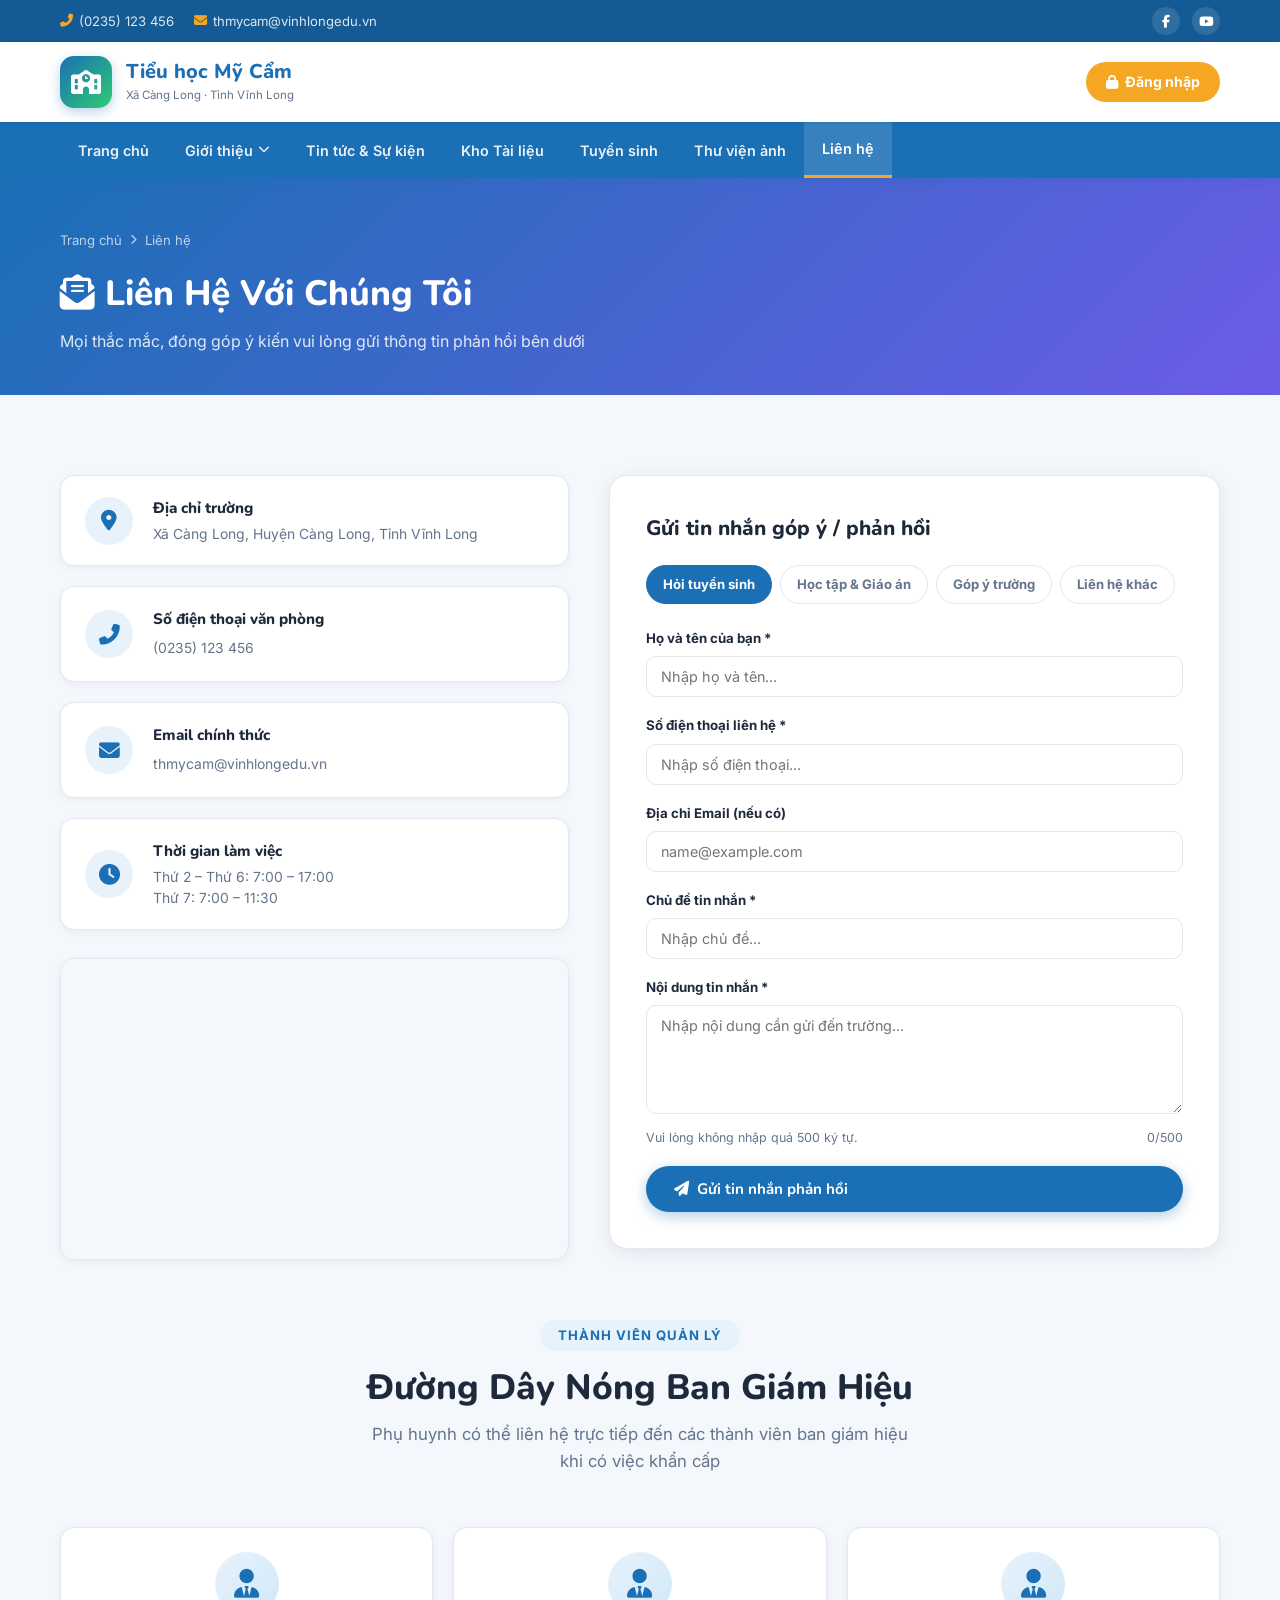
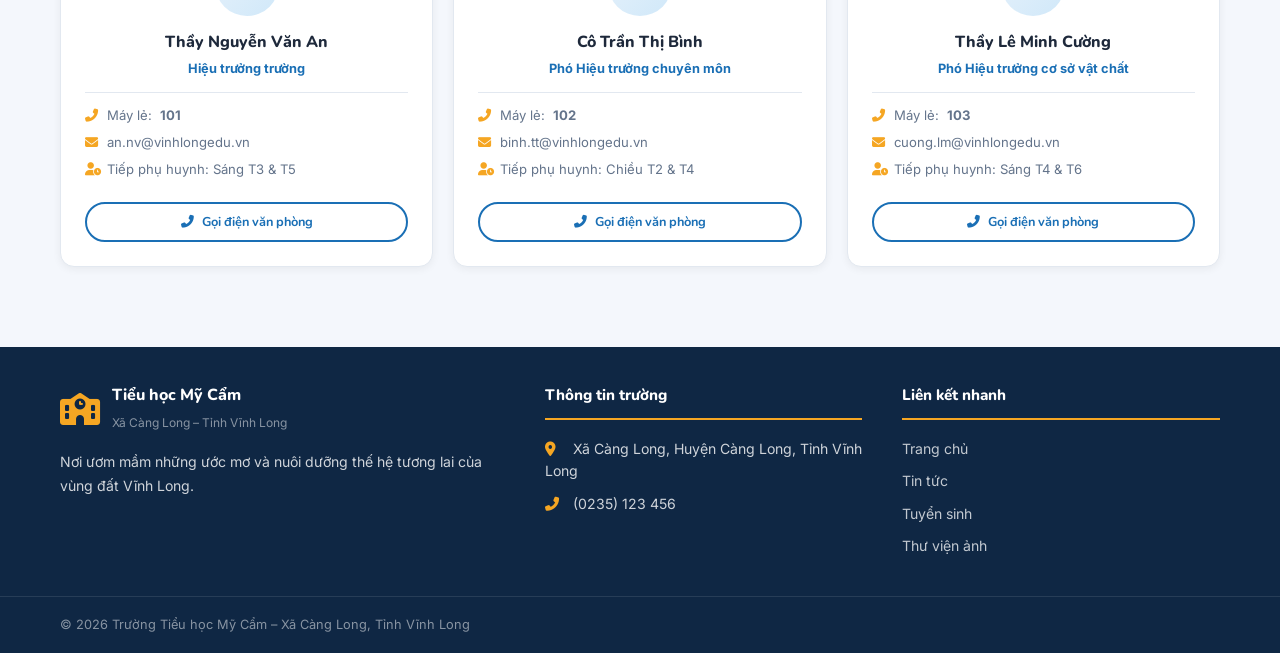
<file: pages/lien-he.html>
<!DOCTYPE html>
<html lang="vi">
<head>
  <meta charset="UTF-8" />
  <meta name="viewport" content="width=device-width, initial-scale=1.0" />
  <title>Liên Hệ – Trường Tiểu học Mỹ Cẩm</title>
  <meta name="description" content="Trang thông tin liên hệ chính thức, bản đồ chỉ đường và form phản hồi trực tuyến của Trường Tiểu học Mỹ Cẩm, tỉnh Vĩnh Long." />
  <link rel="preconnect" href="https://fonts.googleapis.com" />
  <link rel="preconnect" href="https://fonts.gstatic.com" crossorigin />
  <link href="https://fonts.googleapis.com/css2?family=Nunito:wght@400;600;700;800;900&family=Inter:wght@400;500;600&display=swap" rel="stylesheet" />
  <link rel="stylesheet" href="../css/style.css" />
  <link rel="stylesheet" href="https://cdnjs.cloudflare.com/ajax/libs/font-awesome/6.5.0/css/all.min.css" />
  <style>
    /* ── PAGE HERO ── */
    .page-hero {
      background: linear-gradient(135deg, var(--primary) 0%, #6c5ce7 100%);
      padding: 52px 0 40px; color: var(--white);
    }
    .page-hero .breadcrumb { display:flex; align-items:center; gap:8px; font-size:.82rem; color:rgba(255,255,255,.7); margin-bottom:14px; }
    .page-hero .breadcrumb a { color:rgba(255,255,255,.7); } .page-hero .breadcrumb a:hover { color:var(--white); }
    .page-hero .breadcrumb i { font-size:.65rem; }
    .page-hero h1 { font-family:'Nunito',sans-serif; font-size:2.2rem; font-weight:800; margin-bottom:8px; }
    .page-hero p { font-size:1rem; color:rgba(255,255,255,.85); }

    /* ── LAYOUT ── */
    .contact-layout { display:grid; grid-template-columns:1fr 1.2fr; gap:40px; align-items:start; }

    /* ── INFO CARDS ── */
    .info-list { display:flex; flex-direction:column; gap:20px; margin-bottom:28px; }
    .contact-info-card {
      background:var(--white); border-radius:14px; padding:20px 24px; border:1px solid var(--border);
      display:flex; gap:20px; align-items:center; box-shadow:0 2px 8px rgba(0,0,0,.05); transition:.3s;
    }
    .contact-info-card:hover { transform:translateY(-2px); box-shadow:var(--shadow); }
    .info-card-icon {
      width:48px; height:48px; border-radius:50%; background:var(--primary-light);
      display:flex; align-items:center; justify-content:center; font-size:1.3rem; color:var(--primary); flex-shrink:0;
    }
    .info-card-content h5 { font-family:'Nunito'; font-size:.95rem; font-weight:800; margin-bottom:4px; }
    .info-card-content p, .info-card-content a { font-size:.87rem; color:var(--text-muted); line-height:1.5; }
    .info-card-content a:hover { color:var(--primary); text-decoration:underline; }

    /* ── MAP EMBED ── */
    .map-container { border-radius:14px; overflow:hidden; border:1px solid var(--border); box-shadow:0 2px 8px rgba(0,0,0,.06); line-height:0; }

    /* ── CONTACT FORM ── */
    .contact-form-card { background:var(--white); border-radius:18px; padding:36px; border:1px solid var(--border); box-shadow:0 4px 20px rgba(0,0,0,.08); }
    .contact-form-card h3 { font-family:'Nunito'; font-size:1.3rem; font-weight:800; margin-bottom:20px; }
    .purpose-tabs { display:flex; gap:8px; flex-wrap:wrap; margin-bottom:24px; }
    .purpose-tab { padding:8px 16px; border-radius:50px; font-size:.82rem; font-weight:700; border:1.5px solid var(--border); color:var(--text-muted); cursor:pointer; transition:.3s; }
    .purpose-tab.active, .purpose-tab:hover { background:var(--primary); color:var(--white); border-color:var(--primary); }
    
    .form-group { margin-bottom:18px; }
    .form-group label { display:block; font-size:.83rem; font-weight:700; color:var(--text); margin-bottom:7px; }
    .form-control {
      width:100%; padding:11px 14px; border:1.5px solid var(--border); border-radius:10px;
      font-size:.9rem; font-family:'Inter'; color:var(--text); transition:.3s; background:var(--white);
    }
    .form-control:focus { outline:none; border-color:var(--primary); box-shadow:0 0 0 3px rgba(26,111,181,.12); }
    .textarea-counter-wrap { display:flex; justify-content:space-between; align-items:center; margin-top:6px; font-size:.78rem; color:var(--text-muted); }
    .counter-warn { color:var(--danger); }

    /* ── BGH CONTACT SECTION ── */
    .bgh-section { margin-top:60px; }
    .bgh-grid { display:grid; grid-template-columns:repeat(3, 1fr); gap:20px; }
    .bgh-card {
      background:var(--white); border-radius:14px; padding:24px; border:1px solid var(--border);
      box-shadow:0 2px 8px rgba(0,0,0,.06); display:flex; flex-direction:column; align-items:center; text-align:center; transition:.3s;
    }
    .bgh-card:hover { transform:translateY(-3px); box-shadow:var(--shadow-lg); }
    .bgh-avatar { width:64px; height:64px; border-radius:50%; background:linear-gradient(135deg, var(--primary-light), #d0e8f9); display:flex; align-items:center; justify-content:center; font-size:1.8rem; color:var(--primary); margin-bottom:14px; }
    .bgh-card h4 { font-family:'Nunito'; font-size:1rem; font-weight:800; margin-bottom:4px; }
    .bgh-role { font-size:.8rem; color:var(--primary); font-weight:700; margin-bottom:12px; }
    .bgh-contact-info { font-size:.82rem; color:var(--text-muted); line-height:1.6; margin-bottom:16px; width:100%; text-align:left; border-top:1px solid var(--border); padding-top:12px; }
    .bgh-contact-info li { display:flex; align-items:center; gap:8px; margin-bottom:6px; }
    .bgh-contact-info i { color:var(--secondary); width:14px; }

    /* ── SUCCESS OVERLAY ── */
    .success-overlay {
      display:none; position:fixed; inset:0; background:rgba(0,0,0,.6); z-index:9999;
      align-items:center; justify-content:center; padding:20px;
    }
    .success-box {
      background:var(--white); border-radius:24px; padding:40px; max-width:400px; width:100%;
      text-align:center; box-shadow:var(--shadow-lg); animation:scaleUp .3s ease forwards;
    }
    @keyframes scaleUp { from{transform:scale(0.8);opacity:0} to{transform:scale(1);opacity:1} }
    .success-icon { width:72px; height:72px; border-radius:50%; background:#eafaf1; color:var(--accent); font-size:2.2rem; display:flex; align-items:center; justify-content:center; margin:0 auto 20px; }
    .success-box h4 { font-family:'Nunito'; font-size:1.3rem; font-weight:800; margin-bottom:10px; }
    .success-box p { font-size:.88rem; color:var(--text-muted); line-height:1.6; margin-bottom:24px; }

    @media(max-width:1024px) {
      .contact-layout { grid-template-columns:1fr; }
      .bgh-grid { grid-template-columns:1fr; }
    }
  </style>
</head>
<body>

  <!-- TOP BAR -->
  <div class="top-bar">
    <div class="container top-bar__inner">
      <div class="top-bar__left">
        <span><i class="fas fa-phone-alt"></i> (0235) 123 456</span>
        <span><i class="fas fa-envelope"></i> thmycam@vinhlongedu.vn</span>
      </div>
      <div class="top-bar__right">
        <a href="#"><i class="fab fa-facebook-f"></i></a>
        <a href="#"><i class="fab fa-youtube"></i></a>
      </div>
    </div>
  </div>

  <!-- HEADER -->
  <header class="header" id="header">
    <div class="container header__inner">
      <a href="../index.html" class="header__logo">
        <div class="logo-icon"><i class="fas fa-school"></i></div>
        <div class="logo-text">
          <span class="logo-title">Tiểu học Mỹ Cẩm</span>
          <span class="logo-sub">Xã Càng Long · Tỉnh Vĩnh Long</span>
        </div>
      </a>
      <div class="header__actions">
        <a href="login.html" class="btn-login" id="loginBtn"><i class="fas fa-lock"></i> Đăng nhập</a>
        <button class="hamburger" id="hamburger"><span></span><span></span><span></span></button>
      </div>
    </div>
  </header>

  <!-- NAVBAR -->
  <nav class="navbar" id="navbar">
    <div class="container navbar__inner">
      <ul class="nav-list" id="navList">
        <li><a href="../index.html">Trang chủ</a></li>
        <li class="has-dropdown"><a href="gioi-thieu.html">Giới thiệu <i class="fas fa-chevron-down"></i></a>
          <ul class="dropdown">
            <li><a href="gioi-thieu.html#lich-su"><i class="fas fa-landmark"></i> Lịch sử & Truyền thống</a></li>
            <li><a href="gioi-thieu.html#ban-giam-hieu"><i class="fas fa-user-tie"></i> Ban giám hiệu</a></li>
            <li><a href="gioi-thieu.html#doi-ngu"><i class="fas fa-chalkboard-teacher"></i> Đội ngũ giáo viên</a></li>
            <li><a href="gioi-thieu.html#co-so-vat-chat"><i class="fas fa-building"></i> Cơ sở vật chất</a></li>
          </ul>
        </li>
        <li><a href="tin-tuc.html">Tin tức & Sự kiện</a></li>
        <li><a href="kho-tai-lieu.html">Kho Tài liệu</a></li>
        <li><a href="tuyen-sinh.html">Tuyển sinh</a></li>
        <li><a href="thu-vien-anh.html">Thư viện ảnh</a></li>
        <li><a href="lien-he.html" class="active">Liên hệ</a></li>
      </ul>
    </div>
  </nav>

  <!-- PAGE HERO -->
  <div class="page-hero">
    <div class="container">
      <div class="breadcrumb">
        <a href="../index.html">Trang chủ</a><i class="fas fa-chevron-right"></i><span>Liên hệ</span>
      </div>
      <h1><i class="fas fa-envelope-open-text"></i> Liên Hệ Với Chúng Tôi</h1>
      <p>Mọi thắc mắc, đóng góp ý kiến vui lòng gửi thông tin phản hồi bên dưới</p>
    </div>
  </div>

  <!-- MAIN -->
  <main class="section" style="background:var(--bg);">
    <div class="container">
      <div class="contact-layout">
        
        <!-- Cột trái: Thông tin -->
        <div>
          <div class="info-list">
            <div class="contact-info-card">
              <div class="info-card-icon"><i class="fas fa-map-marker-alt"></i></div>
              <div class="info-card-content">
                <h5>Địa chỉ trường</h5>
                <p>Xã Càng Long, Huyện Càng Long, Tỉnh Vĩnh Long</p>
              </div>
            </div>
            
            <div class="contact-info-card">
              <div class="info-card-icon"><i class="fas fa-phone-alt"></i></div>
              <div class="info-card-content">
                <h5>Số điện thoại văn phòng</h5>
                <a href="tel:0235123456">(0235) 123 456</a>
              </div>
            </div>

            <div class="contact-info-card">
              <div class="info-card-icon"><i class="fas fa-envelope"></i></div>
              <div class="info-card-content">
                <h5>Email chính thức</h5>
                <a href="mailto:thmycam@vinhlongedu.vn">thmycam@vinhlongedu.vn</a>
              </div>
            </div>

            <div class="contact-info-card">
              <div class="info-card-icon"><i class="fas fa-clock"></i></div>
              <div class="info-card-content">
                <h5>Thời gian làm việc</h5>
                <p>Thứ 2 – Thứ 6: 7:00 – 17:00<br/>Thứ 7: 7:00 – 11:30</p>
              </div>
            </div>
          </div>

          <!-- Bản đồ chỉ đường -->
          <div class="map-container">
            <iframe
              src="https://maps.google.com/maps?q=Tr%C6%B0%E1%BB%9Dng+Ti%E1%BB%83u+h%E1%BB%8Dc+M%E1%BB%B9+C%E1%BA%A9m,+x%C3%A3+C%C3%A0ng+Long,+t%E1%BB%89nh+V%C4%A9nh+Long,+Vi%E1%BB%87t+Nam&output=embed&z=15"
              width="100%"
              height="300"
              style="border:0;"
              allowfullscreen=""
              loading="lazy"
              referrerpolicy="no-referrer-when-downgrade"
              title="Vị trí trường"
            ></iframe>
          </div>
        </div>

        <!-- Cột phải: Form gửi tin nhắn -->
        <div class="contact-form-card">
          <h3>Gửi tin nhắn góp ý / phản hồi</h3>
          
          <div class="purpose-tabs" id="purposeTabs">
            <span class="purpose-tab active" data-purpose="Tuyển sinh">Hỏi tuyển sinh</span>
            <span class="purpose-tab" data-purpose="Học tập">Học tập & Giáo án</span>
            <span class="purpose-tab" data-purpose="Góp ý">Góp ý trường</span>
            <span class="purpose-tab" data-purpose="Khác">Liên hệ khác</span>
          </div>

          <form id="contactForm">
            <div class="form-group">
              <label for="fullName">Họ và tên của bạn *</label>
              <input type="text" id="fullName" class="form-control" placeholder="Nhập họ và tên..." required />
            </div>

            <div class="form-group">
              <label for="phoneNumber">Số điện thoại liên hệ *</label>
              <input type="tel" id="phoneNumber" class="form-control" placeholder="Nhập số điện thoại..." required />
            </div>

            <div class="form-group">
              <label for="emailAddr">Địa chỉ Email (nếu có)</label>
              <input type="email" id="emailAddr" class="form-control" placeholder="name@example.com" />
            </div>

            <div class="form-group">
              <label for="subject">Chủ đề tin nhắn *</label>
              <input type="text" id="subject" class="form-control" placeholder="Nhập chủ đề..." required />
            </div>

            <div class="form-group">
              <label for="message">Nội dung tin nhắn *</label>
              <textarea id="message" class="form-control" rows="5" placeholder="Nhập nội dung cần gửi đến trường..." style="resize:vertical;" maxlength="500" required></textarea>
              <div class="textarea-counter-wrap">
                <span>Vui lòng không nhập quá 500 ký tự.</span>
                <span id="charCounter">0/500</span>
              </div>
            </div>

            <button type="submit" class="btn btn--primary" style="width:100%; box-shadow:0 4px 14px rgba(26,111,181,.35);">
              <i class="fas fa-paper-plane"></i> Gửi tin nhắn phản hồi
            </button>
          </form>
        </div>

      </div>

      <!-- Ban Giám Hiệu liên hệ trực tiếp -->
      <section class="bgh-section">
        <div class="section-header">
          <span class="section-tag">Thành viên quản lý</span>
          <h2 class="section-title">Đường Dây Nóng Ban Giám Hiệu</h2>
          <p class="section-sub">Phụ huynh có thể liên hệ trực tiếp đến các thành viên ban giám hiệu khi có việc khẩn cấp</p>
        </div>
        <div class="bgh-grid">
          
          <div class="bgh-card">
            <div class="bgh-avatar"><i class="fas fa-user-tie"></i></div>
            <h4>Thầy Nguyễn Văn An</h4>
            <span class="bgh-role">Hiệu trưởng trường</span>
            <ul class="bgh-contact-info">
              <li><i class="fas fa-phone-alt"></i> Máy lẻ: <strong>101</strong></li>
              <li><i class="fas fa-envelope"></i> an.nv@vinhlongedu.vn</li>
              <li><i class="fas fa-user-clock"></i> Tiếp phụ huynh: Sáng T3 & T5</li>
            </ul>
            <a href="tel:0235123456" class="btn btn--outline-dark" style="width:100%; justify-content:center; padding:8px 0; font-size:.8rem;"><i class="fas fa-phone-alt"></i> Gọi điện văn phòng</a>
          </div>

          <div class="bgh-card">
            <div class="bgh-avatar"><i class="fas fa-user-tie"></i></div>
            <h4>Cô Trần Thị Bình</h4>
            <span class="bgh-role">Phó Hiệu trưởng chuyên môn</span>
            <ul class="bgh-contact-info">
              <li><i class="fas fa-phone-alt"></i> Máy lẻ: <strong>102</strong></li>
              <li><i class="fas fa-envelope"></i> binh.tt@vinhlongedu.vn</li>
              <li><i class="fas fa-user-clock"></i> Tiếp phụ huynh: Chiều T2 & T4</li>
            </ul>
            <a href="tel:0235123456" class="btn btn--outline-dark" style="width:100%; justify-content:center; padding:8px 0; font-size:.8rem;"><i class="fas fa-phone-alt"></i> Gọi điện văn phòng</a>
          </div>

          <div class="bgh-card">
            <div class="bgh-avatar"><i class="fas fa-user-tie"></i></div>
            <h4>Thầy Lê Minh Cường</h4>
            <span class="bgh-role">Phó Hiệu trưởng cơ sở vật chất</span>
            <ul class="bgh-contact-info">
              <li><i class="fas fa-phone-alt"></i> Máy lẻ: <strong>103</strong></li>
              <li><i class="fas fa-envelope"></i> cuong.lm@vinhlongedu.vn</li>
              <li><i class="fas fa-user-clock"></i> Tiếp phụ huynh: Sáng T4 & T6</li>
            </ul>
            <a href="tel:0235123456" class="btn btn--outline-dark" style="width:100%; justify-content:center; padding:8px 0; font-size:.8rem;"><i class="fas fa-phone-alt"></i> Gọi điện văn phòng</a>
          </div>

        </div>
      </section>
    </div>
  </main>

  <!-- SUCCESS POPUP -->
  <div class="success-overlay" id="successOverlay">
    <div class="success-box">
      <div class="success-icon"><i class="fas fa-check"></i></div>
      <h4>Gửi Phản Hồi Thành Công!</h4>
      <p>Chân thành cảm ơn những ý kiến đóng góp của bạn. Tin nhắn phản hồi đã được chuyển tiếp đến Ban giám hiệu nhà trường để xử lý kịp thời.</p>
      <button class="btn btn--primary" style="width:100%;" id="successClose">Đóng lại</button>
    </div>
  </div>

  <!-- FOOTER -->
  <footer class="footer" style="padding:36px 0 0;">
    <div class="container footer__grid" style="grid-template-columns:1.4fr 1fr 1fr;padding-bottom:28px;">
      <div class="footer__col footer__col--brand">
        <div class="footer-logo"><i class="fas fa-school"></i><div><strong>Tiểu học Mỹ Cẩm</strong><small>Xã Càng Long – Tỉnh Vĩnh Long</small></div></div>
        <p>Nơi ươm mầm những ước mơ và nuôi dưỡng thế hệ tương lai của vùng đất Vĩnh Long.</p>
      </div>
      <div class="footer__col">
        <h4>Thông tin trường</h4>
        <ul>
          <li><i class="fas fa-map-marker-alt"></i> Xã Càng Long, Huyện Càng Long, Tỉnh Vĩnh Long</li>
          <li><i class="fas fa-phone-alt"></i> (0235) 123 456</li>
        </ul>
      </div>
      <div class="footer__col">
        <h4>Liên kết nhanh</h4>
        <ul>
          <li><a href="../index.html">Trang chủ</a></li>
          <li><a href="tin-tuc.html">Tin tức</a></li>
          <li><a href="tuyen-sinh.html">Tuyển sinh</a></li>
          <li><a href="thu-vien-anh.html">Thư viện ảnh</a></li>
        </ul>
      </div>
    </div>
    <div class="footer__bottom">
      <div class="container">
        <p>© 2026 Trường Tiểu học Mỹ Cẩm – Xã Càng Long, Tỉnh Vĩnh Long</p>
      </div>
    </div>
  </footer>

  <script src="../js/main.js"></script>
  <script>
    // Tab Purpose selection
    const tabs = document.querySelectorAll('.purpose-tab');
    let currentPurpose = 'Tuyển sinh';

    tabs.forEach(tab => {
      tab.addEventListener('click', () => {
        tabs.forEach(t => t.classList.remove('active'));
        tab.classList.add('active');
        currentPurpose = tab.dataset.purpose;
      });
    });

    // Message length counter
    const messageTextarea = document.getElementById('message');
    const charCounter = document.getElementById('charCounter');

    messageTextarea.addEventListener('input', function() {
      const len = this.value.length;
      charCounter.textContent = `${len}/500`;
      if (len >= 450) {
        charCounter.classList.add('counter-warn');
      } else {
        charCounter.classList.remove('counter-warn');
      }
    });

    // Form submit handling
    document.getElementById('contactForm').addEventListener('submit', function(e) {
      e.preventDefault();
      // Show success popup
      document.getElementById('successOverlay').style.display = 'flex';
    });

    document.getElementById('successClose').addEventListener('click', () => {
      document.getElementById('successOverlay').style.display = 'none';
      document.getElementById('contactForm').reset();
      charCounter.textContent = '0/500';
    });
  </script>
</body>
</html>
</file>
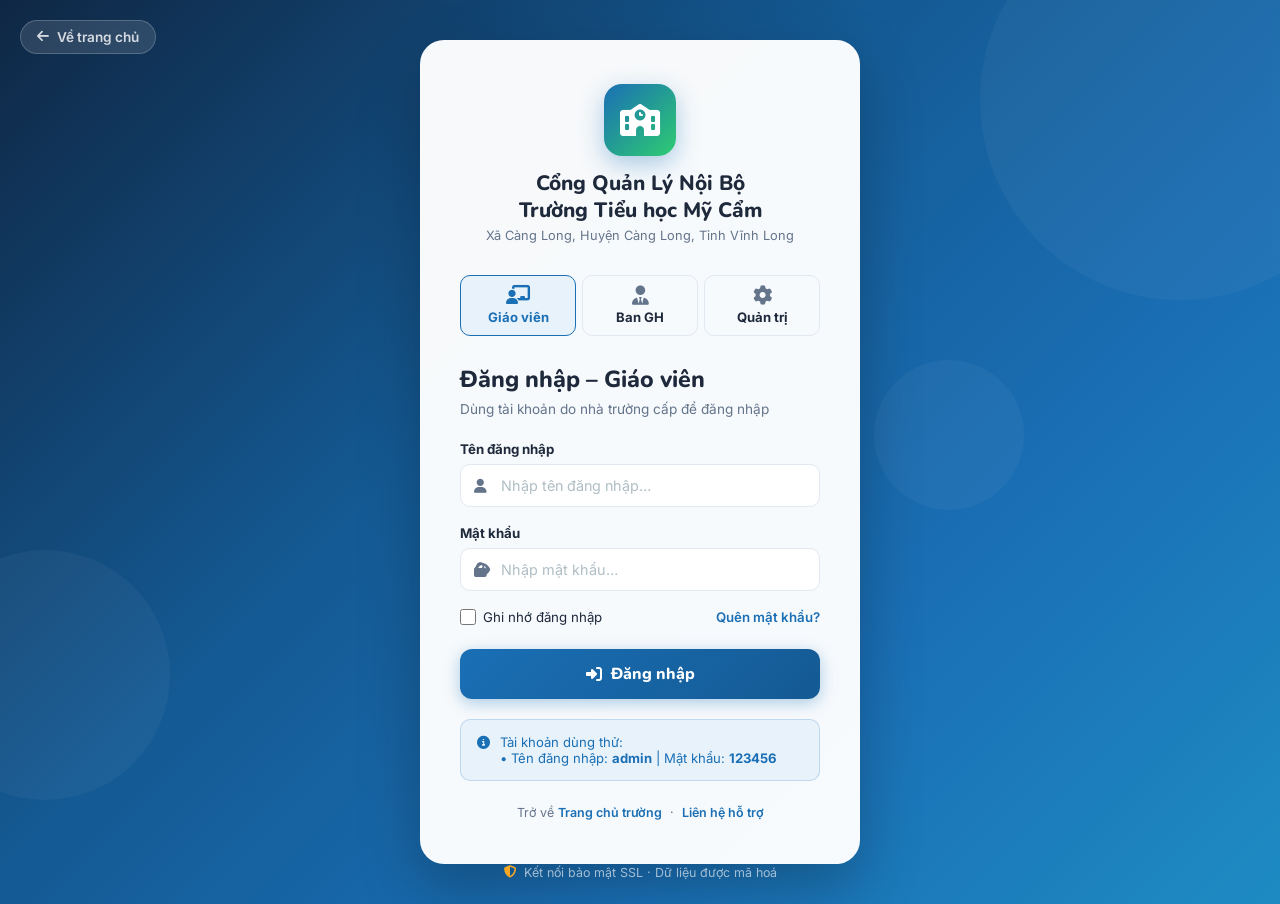
<file: pages/login.html>
<!DOCTYPE html>
<html lang="vi">
<head>
  <meta charset="UTF-8" />
  <meta name="viewport" content="width=device-width, initial-scale=1.0" />
  <title>Đăng Nhập – Cổng Quản Lý Nội Bộ – Trường Tiểu học Mỹ Cẩm</title>
  <meta name="description" content="Cổng đăng nhập dành cho giáo viên và ban giám hiệu Trường Tiểu học Mỹ Cẩm." />
  <link rel="preconnect" href="https://fonts.googleapis.com" />
  <link rel="preconnect" href="https://fonts.gstatic.com" crossorigin />
  <link href="https://fonts.googleapis.com/css2?family=Nunito:wght@400;600;700;800;900&family=Inter:wght@400;500;600&display=swap" rel="stylesheet" />
  <link rel="stylesheet" href="https://cdnjs.cloudflare.com/ajax/libs/font-awesome/6.5.0/css/all.min.css" />
  <style>
    :root {
      --primary:#1A6FB5; --primary-dark:#145a94; --primary-light:#e8f2fb;
      --secondary:#F5A623; --accent:#2ECC71; --danger:#E74C3C;
      --text:#1e293b; --text-muted:#64748b; --border:#e2e8f0;
      --bg:#F4F7FC; --white:#ffffff;
      --shadow:0 4px 16px rgba(0,0,0,.10); --shadow-lg:0 12px 40px rgba(0,0,0,.14);
      --radius:12px; --transition:.3s cubic-bezier(.4,0,.2,1);
    }
    *, *::before, *::after { box-sizing:border-box; margin:0; padding:0; }
    body {
      font-family:'Inter',sans-serif; color:var(--text);
      min-height:100vh; display:flex; flex-direction:column;
      background: linear-gradient(135deg, #0f2744 0%, var(--primary-dark) 40%, var(--primary) 70%, #1e8bc3 100%);
    }
    a { text-decoration:none; color:inherit; }

    /* ── BACK LINK ── */
    .back-link {
      position:fixed; top:20px; left:20px; z-index:100;
      display:flex; align-items:center; gap:8px;
      color:rgba(255,255,255,.8); font-size:.85rem; font-weight:600;
      padding:8px 16px; border-radius:50px;
      background:rgba(255,255,255,.12); backdrop-filter:blur(10px);
      border:1px solid rgba(255,255,255,.2); transition:var(--transition);
    }
    .back-link:hover { background:rgba(255,255,255,.22); color:var(--white); }

    /* ── FLOATING SHAPES ── */
    .bg-shapes { position:fixed; inset:0; pointer-events:none; overflow:hidden; z-index:0; }
    .shape {
      position:absolute; border-radius:50%;
      background:rgba(255,255,255,.04); animation:float 8s ease-in-out infinite;
    }
    .shape:nth-child(1) { width:400px; height:400px; top:-100px; right:-100px; animation-delay:0s; }
    .shape:nth-child(2) { width:250px; height:250px; bottom:100px; left:-80px; animation-delay:2s; }
    .shape:nth-child(3) { width:150px; height:150px; top:40%; right:20%; animation-delay:4s; }
    @keyframes float { 0%,100%{transform:translateY(0) rotate(0)} 50%{transform:translateY(-20px) rotate(5deg)} }

    /* ── LOGIN WRAPPER ── */
    .login-page {
      flex:1; display:flex; align-items:center; justify-content:center;
      padding:40px 20px; position:relative; z-index:1;
    }
    .login-box {
      width:100%; max-width:440px;
      background:rgba(255,255,255,.97); border-radius:24px;
      padding:44px 40px; box-shadow:0 24px 60px rgba(0,0,0,.25);
      animation:slideUp .5s ease forwards;
    }
    @keyframes slideUp { from{opacity:0;transform:translateY(24px)} to{opacity:1;transform:translateY(0)} }

    /* ── LOGO ── */
    .login-logo { text-align:center; margin-bottom:32px; }
    .login-logo .icon-wrap {
      width:72px; height:72px; border-radius:18px; margin:0 auto 14px;
      background:linear-gradient(135deg,var(--primary),var(--accent));
      display:flex; align-items:center; justify-content:center;
      font-size:2rem; color:var(--white);
      box-shadow:0 8px 24px rgba(26,111,181,.35);
    }
    .login-logo h1 { font-family:'Nunito',sans-serif; font-size:1.3rem; font-weight:800; color:var(--text); line-height:1.3; }
    .login-logo p { font-size:.8rem; color:var(--text-muted); margin-top:4px; }

    /* ── ROLE TABS ── */
    .role-tabs { display:grid; grid-template-columns:1fr 1fr 1fr; gap:6px; margin-bottom:28px; }
    .role-tab {
      padding:10px 6px; border-radius:10px; border:1.5px solid var(--border);
      text-align:center; cursor:pointer; transition:var(--transition); font-size:.82rem; font-weight:700;
    }
    .role-tab i { display:block; font-size:1.2rem; margin-bottom:4px; color:var(--text-muted); transition:var(--transition); }
    .role-tab.active { border-color:var(--primary); background:var(--primary-light); color:var(--primary); }
    .role-tab.active i { color:var(--primary); }
    .role-tab:hover:not(.active) { border-color:var(--primary); background:#f8fbff; }

    /* ── FORM ── */
    .form-title { font-family:'Nunito',sans-serif; font-size:1.45rem; font-weight:800; color:var(--text); margin-bottom:6px; }
    .form-sub { font-size:.85rem; color:var(--text-muted); margin-bottom:24px; }
    .form-group { margin-bottom:18px; }
    .form-group label { display:block; font-size:.83rem; font-weight:700; color:var(--text); margin-bottom:7px; }
    .input-wrap { position:relative; }
    .input-wrap i { position:absolute; left:14px; top:50%; transform:translateY(-50%); color:var(--text-muted); font-size:.9rem; }
    .form-control {
      width:100%; padding:12px 14px 12px 40px;
      border:1.5px solid var(--border); border-radius:10px;
      font-size:.9rem; font-family:'Inter'; color:var(--text);
      transition:var(--transition); background:var(--white);
    }
    .form-control:focus { outline:none; border-color:var(--primary); box-shadow:0 0 0 3px rgba(26,111,181,.12); }
    .form-control::placeholder { color:#b0bec5; }

    .show-pwd { position:absolute; right:12px; top:50%; transform:translateY(-50%); cursor:pointer; color:var(--text-muted); font-size:.9rem; transition:var(--transition); }
    .show-pwd:hover { color:var(--primary); }

    .form-options { display:flex; align-items:center; justify-content:space-between; margin-bottom:24px; font-size:.83rem; }
    .checkbox-wrap { display:flex; align-items:center; gap:7px; cursor:pointer; }
    .checkbox-wrap input { accent-color:var(--primary); width:16px; height:16px; }
    .forgot-link { color:var(--primary); font-weight:600; transition:var(--transition); }
    .forgot-link:hover { color:var(--primary-dark); text-decoration:underline; }

    .btn-login-submit {
      width:100%; padding:14px; border-radius:12px;
      background:linear-gradient(135deg,var(--primary),var(--primary-dark));
      color:var(--white); font-family:'Nunito',sans-serif; font-weight:800; font-size:1rem;
      border:none; cursor:pointer; transition:var(--transition);
      display:flex; align-items:center; justify-content:center; gap:9px;
      box-shadow:0 4px 16px rgba(26,111,181,.35);
    }
    .btn-login-submit:hover { transform:translateY(-2px); box-shadow:0 8px 24px rgba(26,111,181,.45); }
    .btn-login-submit:active { transform:translateY(0); }

    /* ── INFO BOX ── */
    .info-box {
      margin-top:20px; padding:14px 16px; border-radius:10px;
      background:var(--primary-light); border:1px solid rgba(26,111,181,.2);
      font-size:.82rem; color:var(--primary); display:flex; gap:10px;
    }
    .info-box i { flex-shrink:0; margin-top:2px; }

    /* ── ERROR MESSAGE ── */
    .error-msg {
      display:none; padding:10px 14px; border-radius:10px;
      background:#fff0ee; border:1px solid rgba(231,76,60,.2);
      color:#c0392b; font-size:.83rem; margin-bottom:16px;
      align-items:center; gap:8px;
    }
    .error-msg.show { display:flex; }

    /* ── DIVIDER ── */
    .divider { display:flex; align-items:center; gap:12px; margin:20px 0; color:var(--text-muted); font-size:.8rem; }
    .divider::before, .divider::after { content:''; flex:1; height:1px; background:var(--border); }

    /* ── FOOTER NOTE ── */
    .login-footer { text-align:center; margin-top:24px; font-size:.78rem; color:var(--text-muted); }
    .login-footer a { color:var(--primary); font-weight:600; }

    /* ── LOADING SPINNER ── */
    .spinner { display:none; width:18px; height:18px; border:2px solid rgba(255,255,255,.4); border-top-color:var(--white); border-radius:50%; animation:spin .8s linear infinite; }
    @keyframes spin { to{transform:rotate(360deg)} }

    /* ── BOTTOM SECURITY BADGE ── */
    .security-badge {
      position:fixed; bottom:20px; left:50%; transform:translateX(-50%);
      display:flex; align-items:center; gap:8px; font-size:.78rem;
      color:rgba(255,255,255,.6); z-index:1;
    }
    .security-badge i { color:var(--secondary); }

    @media(max-width:480px) { .login-box { padding:32px 24px; } .role-tabs { grid-template-columns:1fr; } }
  </style>
</head>
<body>

  <!-- Floating background shapes -->
  <div class="bg-shapes">
    <div class="shape"></div>
    <div class="shape"></div>
    <div class="shape"></div>
  </div>

  <!-- Back link -->
  <a href="../index.html" class="back-link">
    <i class="fas fa-arrow-left"></i> Về trang chủ
  </a>

  <div class="login-page">
    <div class="login-box">

      <!-- Logo -->
      <div class="login-logo">
        <div class="icon-wrap"><i class="fas fa-school"></i></div>
        <h1>Cổng Quản Lý Nội Bộ<br/>Trường Tiểu học Mỹ Cẩm</h1>
        <p>Xã Càng Long, Huyện Càng Long, Tỉnh Vĩnh Long</p>
      </div>

      <!-- Role selector -->
      <div class="role-tabs" id="roleTabs">
        <div class="role-tab active" data-role="gv">
          <i class="fas fa-chalkboard-teacher"></i> Giáo viên
        </div>
        <div class="role-tab" data-role="bgh">
          <i class="fas fa-user-tie"></i> Ban GH
        </div>
        <div class="role-tab" data-role="admin">
          <i class="fas fa-cog"></i> Quản trị
        </div>
      </div>

      <!-- Form title -->
      <div class="form-title" id="formTitle">Đăng nhập – Giáo viên</div>
      <div class="form-sub" id="formSub">Dùng tài khoản do nhà trường cấp để đăng nhập</div>

      <!-- Error message -->
      <div class="error-msg" id="errorMsg">
        <i class="fas fa-exclamation-circle"></i>
        <span>Tên đăng nhập hoặc mật khẩu không đúng. Vui lòng thử lại.</span>
      </div>

      <!-- Login form -->
      <form id="loginForm" novalidate>
        <div class="form-group">
          <label for="username">Tên đăng nhập</label>
          <div class="input-wrap">
            <i class="fas fa-user"></i>
            <input class="form-control" type="text" id="username" placeholder="Nhập tên đăng nhập…" autocomplete="username" />
          </div>
        </div>

        <div class="form-group">
          <label for="password">Mật khẩu</label>
          <div class="input-wrap">
            <i class="fas fa-lock"></i>
            <input class="form-control" type="password" id="password" placeholder="Nhập mật khẩu…" autocomplete="current-password" />
            <i class="fas fa-eye show-pwd" id="togglePwd" title="Hiện mật khẩu"></i>
          </div>
        </div>

        <div class="form-options">
          <label class="checkbox-wrap">
            <input type="checkbox" id="rememberMe" />
            Ghi nhớ đăng nhập
          </label>
          <a href="#" class="forgot-link">Quên mật khẩu?</a>
        </div>

        <button type="submit" class="btn-login-submit" id="submitBtn">
          <span class="spinner" id="spinner"></span>
          <i class="fas fa-sign-in-alt" id="submitIcon"></i>
          <span id="submitText">Đăng nhập</span>
        </button>
      </form>

      <!-- Info box -->
      <div class="info-box">
        <i class="fas fa-info-circle"></i>
        <div>
          Tài khoản dùng thử:<br/>
          • Tên đăng nhập: <strong>admin</strong> | Mật khẩu: <strong>123456</strong>
        </div>
      </div>

      <div class="login-footer">
        Trở về <a href="../index.html">Trang chủ trường</a> &nbsp;·&nbsp;
        <a href="lien-he.html">Liên hệ hỗ trợ</a>
      </div>
    </div>
  </div>

  <!-- Security badge -->
  <div class="security-badge">
    <i class="fas fa-shield-alt"></i>
    Kết nối bảo mật SSL · Dữ liệu được mã hoá
  </div>

  <script>
    // Role tab switching
    const roleTitles = {
      gv:    ['Đăng nhập – Giáo viên',     'Dùng tài khoản do nhà trường cấp để đăng nhập'],
      bgh:   ['Đăng nhập – Ban Giám Hiệu', 'Truy cập toàn bộ số liệu và báo cáo trường'],
      admin: ['Đăng nhập – Quản trị viên', 'Dành cho quản trị hệ thống website'],
    };
    document.querySelectorAll('.role-tab').forEach(tab => {
      tab.addEventListener('click', () => {
        document.querySelectorAll('.role-tab').forEach(t => t.classList.remove('active'));
        tab.classList.add('active');
        const r = tab.dataset.role;
        document.getElementById('formTitle').textContent = roleTitles[r][0];
        document.getElementById('formSub').textContent   = roleTitles[r][1];
        
        // Auto fill demo account depending on selected tab
        if (r === 'admin') {
          document.getElementById('username').value = 'admin';
          document.getElementById('password').value = '123456';
        } else {
          document.getElementById('username').value = '';
          document.getElementById('password').value = '';
        }
      });
    });

    // Toggle password visibility
    document.getElementById('togglePwd').addEventListener('click', function() {
      const pwd = document.getElementById('password');
      const isText = pwd.type === 'text';
      pwd.type = isText ? 'password' : 'text';
      this.classList.toggle('fa-eye', isText);
      this.classList.toggle('fa-eye-slash', !isText);
    });

    // Form submit (demo)
    document.getElementById('loginForm').addEventListener('submit', function(e) {
      e.preventDefault();
      const user = document.getElementById('username').value.trim();
      const pass = document.getElementById('password').value;
      const btn  = document.getElementById('submitBtn');
      const spinner = document.getElementById('spinner');
      const icon    = document.getElementById('submitIcon');
      const text    = document.getElementById('submitText');

      if (!user || !pass) {
        document.getElementById('errorMsg').textContent = '';
        document.getElementById('errorMsg').innerHTML = '<i class="fas fa-exclamation-circle"></i><span>Vui lòng điền đầy đủ tên đăng nhập và mật khẩu.</span>';
        document.getElementById('errorMsg').classList.add('show');
        return;
      }

      // Simulate loading
      btn.disabled = true;
      spinner.style.display = 'block';
      icon.style.display = 'none';
      text.textContent = 'Đang xử lý…';
      document.getElementById('errorMsg').classList.remove('show');

      setTimeout(() => {
        // Kiểm tra tài khoản dùng thử
        if (user === 'admin' && pass === '123456') {
          // Ghi nhớ trạng thái đăng nhập Admin
          localStorage.setItem('isAdminLoggedIn', 'true');
          // Thành công chuyển hướng đến trang quản trị
          window.location.href = 'admin.html';
        } else {
          // Thất bại báo lỗi
          btn.disabled = false;
          spinner.style.display = 'none';
          icon.style.display = 'block';
          text.textContent = 'Đăng nhập';
          document.getElementById('errorMsg').innerHTML = '<i class="fas fa-exclamation-circle"></i><span>Tên đăng nhập hoặc mật khẩu không đúng. Vui lòng thử lại.</span>';
          document.getElementById('errorMsg').classList.add('show');
        }
      }, 1000);
    });
  </script>
</body>
</html>
</file>
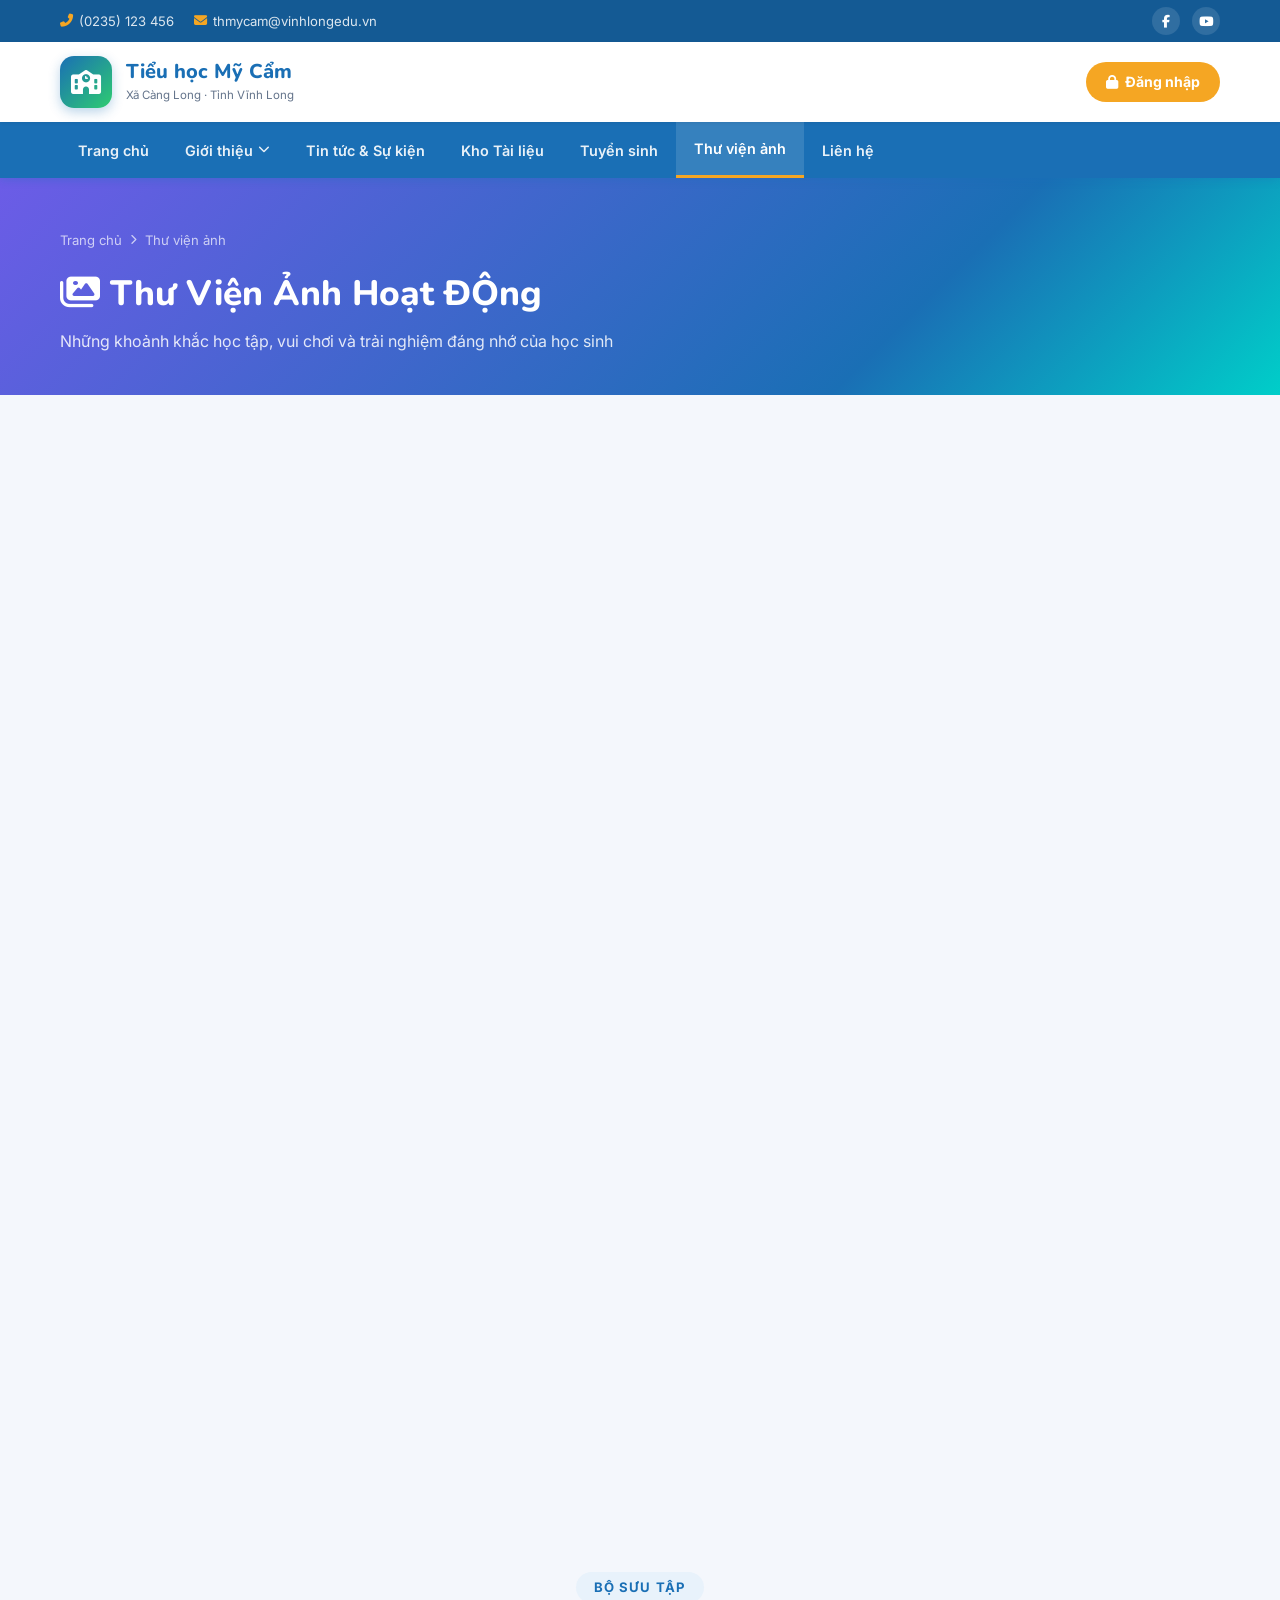
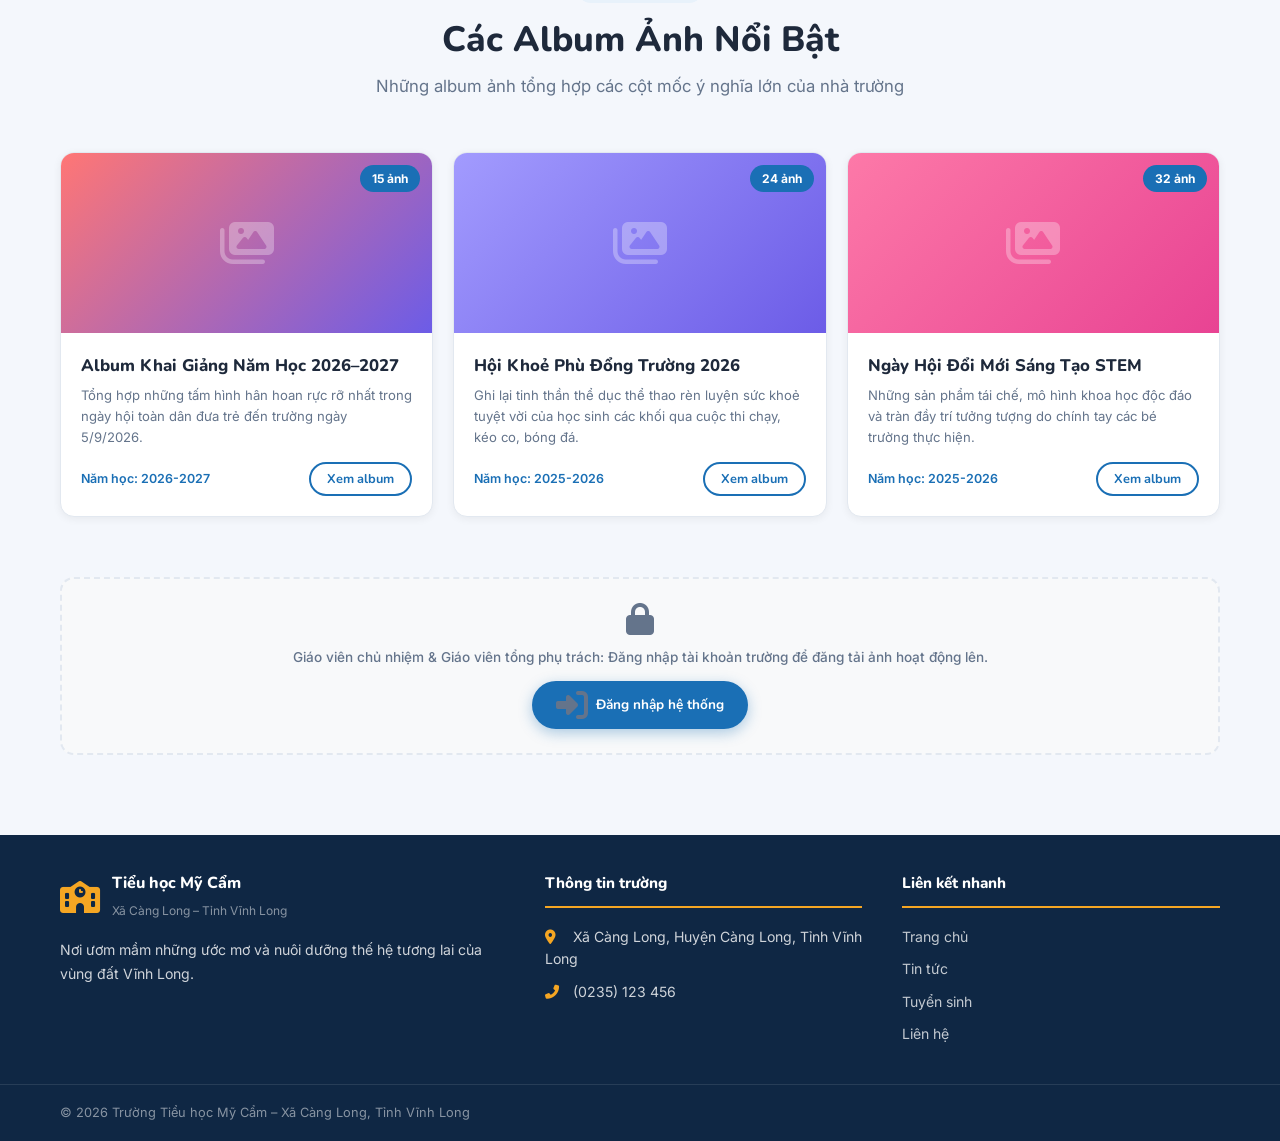
<file: pages/thu-vien-anh.html>
<!DOCTYPE html>
<html lang="vi">
<head>
  <meta charset="UTF-8" />
  <meta name="viewport" content="width=device-width, initial-scale=1.0" />
  <title>Thư Viện Ảnh Hoạt Động – Trường Tiểu học Mỹ Cẩm</title>
  <meta name="description" content="Album ảnh hoạt động học tập, sự kiện ngoại khóa của Trường Tiểu học Mỹ Cẩm, xã Càng Long, tỉnh Vĩnh Long." />
  <link rel="preconnect" href="https://fonts.googleapis.com" />
  <link rel="preconnect" href="https://fonts.gstatic.com" crossorigin />
  <link href="https://fonts.googleapis.com/css2?family=Nunito:wght@400;600;700;800;900&family=Inter:wght@400;500;600&display=swap" rel="stylesheet" />
  <link rel="stylesheet" href="../css/style.css" />
  <link rel="stylesheet" href="https://cdnjs.cloudflare.com/ajax/libs/font-awesome/6.5.0/css/all.min.css" />
  <style>
    /* ── PAGE HERO ── */
    .page-hero {
      background: linear-gradient(135deg, #6c5ce7 0%, var(--primary) 70%, #00cec9 100%);
      padding: 52px 0 40px; color: var(--white);
    }
    .page-hero .breadcrumb { display:flex; align-items:center; gap:8px; font-size:.82rem; color:rgba(255,255,255,.7); margin-bottom:14px; }
    .page-hero .breadcrumb a { color:rgba(255,255,255,.7); } .page-hero .breadcrumb a:hover { color:var(--white); }
    .page-hero .breadcrumb i { font-size:.65rem; }
    .page-hero h1 { font-family:'Nunito',sans-serif; font-size:2.2rem; font-weight:800; margin-bottom:8px; }
    .page-hero p { font-size:1rem; color:rgba(255,255,255,.85); }

    /* ── GALLERY FILTER ── */
    .gallery-filter {
      background:var(--white); border-radius:16px; padding:24px 28px;
      box-shadow:0 4px 20px rgba(0,0,0,.08); margin:-28px auto 36px;
      position:relative; z-index:10; border:1px solid var(--border);
    }
    .filter-tabs { display:flex; gap:8px; flex-wrap:wrap; margin-bottom:16px; }
    .filter-tab { padding:8px 20px; border-radius:50px; font-size:.85rem; font-weight:700; border:1.5px solid var(--border); color:var(--text-muted); cursor:pointer; transition:.3s; }
    .filter-tab.active, .filter-tab:hover { background:var(--primary); color:var(--white); border-color:var(--primary); }
    
    .filter-bar-bottom { display:flex; justify-content:space-between; align-items:center; flex-wrap:wrap; gap:12px; }
    .filter-bar-bottom select {
      padding:8px 16px; border:1.5px solid var(--border); border-radius:50px;
      font-size:.85rem; color:var(--text); background:var(--white); cursor:pointer;
    }
    .photo-count { font-size:.85rem; color:var(--text-muted); }

    /* ── GALLERY GRID (Masonry effect) ── */
    .gallery-grid {
      display:grid; grid-template-columns:repeat(4, 1fr); gap:16px;
      grid-auto-rows: 200px;
    }
    .gallery-item {
      position:relative; border-radius:14px; overflow:hidden; cursor:pointer;
      box-shadow:0 2px 8px rgba(0,0,0,.05); transition:.3s cubic-bezier(.4,0,.2,1);
    }
    .gallery-item:hover { transform:scale(1.02); box-shadow:0 12px 30px rgba(0,0,0,.15); z-index:2; }
    
    /* Masonry style items sizes */
    .g-large { grid-column: span 2; grid-row: span 2; }
    .g-tall  { grid-row: span 2; }
    .g-wide  { grid-column: span 2; }

    /* Beautiful Gradients for Photo Placeholders */
    .grad-1  { background: linear-gradient(135deg, #ff7675, #6c5ce7); }
    .grad-2  { background: linear-gradient(135deg, #74b9ff, #0984e3); }
    .grad-3  { background: linear-gradient(135deg, #55efc4, #00b894); }
    .grad-4  { background: linear-gradient(135deg, #ffeaa7, #fdcb6e); }
    .grad-5  { background: linear-gradient(135deg, #a29bfe, #6c5ce7); }
    .grad-6  { background: linear-gradient(135deg, #fab1a0, #e17055); }
    .grad-7  { background: linear-gradient(135deg, #fd79a8, #e84393); }
    .grad-8  { background: linear-gradient(135deg, #ffeaa7, #e17055); }
    .grad-9  { background: linear-gradient(135deg, #00cec9, #0984e3); }
    .grad-10 { background: linear-gradient(135deg, #6c5ce7, #d63031); }

    .gallery-placeholder {
      width:100%; height:100%; display:flex; flex-direction:column;
      align-items:center; justify-content:center; color:rgba(255,255,255,.9); gap:12px;
    }
    .gallery-placeholder i { font-size:2.4rem; opacity:.7; }
    .gallery-placeholder span { font-family:'Nunito'; font-weight:800; font-size:.9rem; text-align:center; padding:0 12px; }

    .gallery-overlay {
      position:absolute; inset:0; background:rgba(26,111,181,.82);
      display:flex; flex-direction:column; justify-content:flex-end;
      padding:20px; opacity:0; transition:.3s ease;
    }
    .gallery-item:hover .gallery-overlay { opacity:1; }
    .gallery-overlay h4 { font-family:'Nunito'; color:var(--white); font-size:.95rem; font-weight:800; margin-bottom:4px; }
    .gallery-overlay .cat-label { font-size:.75rem; color:var(--secondary); font-weight:700; text-transform:uppercase; display:flex; align-items:center; gap:5px; }

    /* ── LIGHTBOX ── */
    .lightbox {
      display:none; position:fixed; inset:0; background:rgba(0,0,0,.92); z-index:9999;
      align-items:center; justify-content:center; flex-direction:column;
      backdrop-filter:blur(8px); animation:fadeIn .3s;
    }
    @keyframes fadeIn { from{opacity:0} to{opacity:1} }
    .lightbox-close { position:absolute; top:24px; right:24px; color:var(--white); font-size:2rem; cursor:pointer; opacity:.7; transition:.3s; }
    .lightbox-close:hover { opacity:1; }
    .lightbox-prev, .lightbox-next { position:absolute; top:50%; transform:translateY(-50%); color:var(--white); font-size:2.2rem; cursor:pointer; opacity:.6; transition:.3s; padding:20px; }
    .lightbox-prev { left:20px; }
    .lightbox-next { right:20px; }
    .lightbox-prev:hover, .lightbox-next:hover { opacity:1; }
    .lightbox-img-wrap { width:80vw; max-width:800px; height:50vh; border-radius:18px; margin-bottom:20px; overflow:hidden; }
    .lightbox-title { color:var(--white); font-family:'Nunito'; font-size:1.2rem; font-weight:800; text-align:center; margin-bottom:6px; }
    .lightbox-album { color:var(--secondary); font-size:.85rem; font-weight:700; text-transform:uppercase; }
    .lightbox-count { color:rgba(255,255,255,.5); font-size:.8rem; margin-top:8px; }

    /* ── ALBUM SECTION ── */
    .albums-section { margin-top:60px; }
    .albums-grid { display:grid; grid-template-columns:repeat(3, 1fr); gap:20px; }
    .album-card {
      background:var(--white); border-radius:14px; overflow:hidden; border:1px solid var(--border);
      box-shadow:0 2px 8px rgba(0,0,0,.06); transition:.3s;
    }
    .album-card:hover { transform:translateY(-4px); box-shadow:var(--shadow-lg); }
    .album-card__cover { height:180px; position:relative; overflow:hidden; }
    .album-card__cover .grad-cover { width:100%; height:100%; display:flex; align-items:center; justify-content:center; color:rgba(255,255,255,.3); font-size:3rem; }
    .album-card__badge { position:absolute; top:12px; right:12px; background:var(--primary); color:var(--white); padding:4px 12px; border-radius:50px; font-size:.75rem; font-weight:700; }
    .album-card__body { padding:20px; }
    .album-card__body h4 { font-family:'Nunito'; font-size:1.05rem; font-weight:800; margin-bottom:6px; }
    .album-card__body p { font-size:.82rem; color:var(--text-muted); margin-bottom:14px; }
    .album-card__footer { display:flex; justify-content:space-between; align-items:center; }
    .album-card__footer span { font-size:.78rem; font-weight:600; color:var(--primary); }

    /* ── UPLOAD LOCK BANNER ── */
    .upload-lock-banner {
      background:#f8f9fa; border:2px dashed var(--border); border-radius:14px;
      padding:24px; text-align:center; display:flex; align-items:center; justify-content:center;
      flex-direction:column; gap:12px; margin-top:60px;
    }
    .upload-lock-banner i { font-size:2rem; color:var(--text-muted); }
    .upload-lock-banner p { font-size:.85rem; color:var(--text-muted); font-weight:500; }

    @media(max-width:1024px) {
      .gallery-grid { grid-template-columns:repeat(3, 1fr); }
      .albums-grid { grid-template-columns:repeat(2, 1fr); }
      .g-large, .g-wide { grid-column: auto; grid-row: auto; }
    }
    @media(max-width:768px) {
      .gallery-grid { grid-template-columns:repeat(2, 1fr); }
      .albums-grid { grid-template-columns:1fr; }
      .page-hero h1 { font-size:1.7rem; }
    }
    @media(max-width:480px) {
      .gallery-grid { grid-template-columns:1fr; grid-auto-rows:180px; }
    }
  </style>
</head>
<body>

  <!-- TOP BAR -->
  <div class="top-bar">
    <div class="container top-bar__inner">
      <div class="top-bar__left">
        <span><i class="fas fa-phone-alt"></i> (0235) 123 456</span>
        <span><i class="fas fa-envelope"></i> thmycam@vinhlongedu.vn</span>
      </div>
      <div class="top-bar__right">
        <a href="#"><i class="fab fa-facebook-f"></i></a>
        <a href="#"><i class="fab fa-youtube"></i></a>
      </div>
    </div>
  </div>

  <!-- HEADER -->
  <header class="header" id="header">
    <div class="container header__inner">
      <a href="../index.html" class="header__logo">
        <div class="logo-icon"><i class="fas fa-school"></i></div>
        <div class="logo-text">
          <span class="logo-title">Tiểu học Mỹ Cẩm</span>
          <span class="logo-sub">Xã Càng Long · Tỉnh Vĩnh Long</span>
        </div>
      </a>
      <div class="header__actions">
        <a href="login.html" class="btn-login" id="loginBtn"><i class="fas fa-lock"></i> Đăng nhập</a>
        <button class="hamburger" id="hamburger"><span></span><span></span><span></span></button>
      </div>
    </div>
  </header>

  <!-- NAVBAR -->
  <nav class="navbar" id="navbar">
    <div class="container navbar__inner">
      <ul class="nav-list" id="navList">
        <li><a href="../index.html">Trang chủ</a></li>
        <li class="has-dropdown"><a href="gioi-thieu.html">Giới thiệu <i class="fas fa-chevron-down"></i></a>
          <ul class="dropdown">
            <li><a href="gioi-thieu.html#lich-su"><i class="fas fa-landmark"></i> Lịch sử & Truyền thống</a></li>
            <li><a href="gioi-thieu.html#ban-giam-hieu"><i class="fas fa-user-tie"></i> Ban giám hiệu</a></li>
            <li><a href="gioi-thieu.html#doi-ngu"><i class="fas fa-chalkboard-teacher"></i> Đội ngũ giáo viên</a></li>
            <li><a href="gioi-thieu.html#co-so-vat-chat"><i class="fas fa-building"></i> Cơ sở vật chất</a></li>
          </ul>
        </li>
        <li><a href="tin-tuc.html">Tin tức & Sự kiện</a></li>
        <li><a href="kho-tai-lieu.html">Kho Tài liệu</a></li>
        <li><a href="tuyen-sinh.html">Tuyển sinh</a></li>
        <li><a href="thu-vien-anh.html" class="active">Thư viện ảnh</a></li>
        <li><a href="lien-he.html">Liên hệ</a></li>
      </ul>
    </div>
  </nav>

  <!-- PAGE HERO -->
  <div class="page-hero">
    <div class="container">
      <div class="breadcrumb">
        <a href="../index.html">Trang chủ</a><i class="fas fa-chevron-right"></i><span>Thư viện ảnh</span>
      </div>
      <h1><i class="fas fa-images"></i> Thư Viện Ảnh Hoạt ĐỘng</h1>
      <p>Những khoảnh khắc học tập, vui chơi và trải nghiệm đáng nhớ của học sinh</p>
    </div>
  </div>

  <!-- MAIN -->
  <main class="section" style="background:var(--bg);">
    <div class="container">
      
      <!-- Filter Bar -->
      <div class="gallery-filter fade-up">
        <div class="filter-tabs">
          <div class="filter-tab active" data-filter="all">Tất cả</div>
          <div class="filter-tab" data-filter="khaigiang">Lễ khai giảng</div>
          <div class="filter-tab" data-filter="hoatdong">Hoạt động Đoàn - Đội</div>
          <div class="filter-tab" data-filter="hoctap">Giờ học thú vị</div>
          <div class="filter-tab" data-filter="ngoaikhoa">Trải nghiệm ngoại khoá</div>
        </div>
        <div class="filter-bar-bottom">
          <select id="galleryYear">
            <option>Năm học 2026–2027</option>
            <option>Năm học 2025–2026</option>
          </select>
          <span class="photo-count">Đang hiển thị <strong id="visibleCount">12</strong> ảnh</span>
        </div>
      </div>

      <!-- Gallery Grid -->
      <div class="gallery-grid" id="galleryGrid">
        
        <div class="gallery-item g-large fade-up" data-album="khaigiang" data-title="Lễ Khai Giảng năm học mới rực rỡ" data-gradient="grad-1">
          <div class="gallery-placeholder grad-1">
            <i class="fas fa-flag"></i>
            <span>Lễ Khai Giảng 2026</span>
          </div>
          <div class="gallery-overlay">
            <h4>Lễ Khai Giảng năm học mới rực rỡ</h4>
            <span class="cat-label"><i class="fas fa-landmark"></i> Lễ khai giảng</span>
          </div>
        </div>

        <div class="gallery-item fade-up" data-album="hoatdong" data-title="Đêm nhạc chào mừng 20/11 đầy xúc động" data-gradient="grad-2">
          <div class="gallery-placeholder grad-2">
            <i class="fas fa-music"></i>
            <span>Đêm nhạc 20/11</span>
          </div>
          <div class="gallery-overlay">
            <h4>Đêm nhạc chào mừng 20/11</h4>
            <span class="cat-label"><i class="fas fa-star"></i> Hoạt động Đội</span>
          </div>
        </div>

        <div class="gallery-item fade-up" data-album="hoctap" data-title="Tiết học STEM đầy sáng tạo của các bé" data-gradient="grad-3">
          <div class="gallery-placeholder grad-3">
            <i class="fas fa-flask"></i>
            <span>Tiết học STEM Lớp 3</span>
          </div>
          <div class="gallery-overlay">
            <h4>Tiết học STEM sáng tạo</h4>
            <span class="cat-label"><i class="fas fa-book-open"></i> Giờ học thú vị</span>
          </div>
        </div>

        <div class="gallery-item g-tall fade-up" data-album="ngoaikhoa" data-title="Hoạt động chăm sóc vườn hoa trường" data-gradient="grad-4">
          <div class="gallery-placeholder grad-4">
            <i class="fas fa-seedling"></i>
            <span>Chăm sóc vườn hoa</span>
          </div>
          <div class="gallery-overlay">
            <h4>Học sinh chăm sóc vườn hoa trường</h4>
            <span class="cat-label"><i class="fas fa-leaf"></i> Trải nghiệm ngoại khoá</span>
          </div>
        </div>

        <div class="gallery-item g-wide fade-up" data-album="hoatdong" data-title="Hội khoẻ phù đổng: Cổ vũ kéo co" data-gradient="grad-5">
          <div class="gallery-placeholder grad-5">
            <i class="fas fa-trophy"></i>
            <span>Thi Kéo co</span>
          </div>
          <div class="gallery-overlay">
            <h4>Cổ vũ kéo co sôi động</h4>
            <span class="cat-label"><i class="fas fa-star"></i> Hoạt động Đội</span>
          </div>
        </div>

        <div class="gallery-item fade-up" data-album="hoctap" data-title="Các em thảo luận nhóm môn Tiếng Việt" data-gradient="grad-6">
          <div class="gallery-placeholder grad-6">
            <i class="fas fa-comments"></i>
            <span>Thảo luận nhóm</span>
          </div>
          <div class="gallery-overlay">
            <h4>Thảo luận nhóm sôi nổi</h4>
            <span class="cat-label"><i class="fas fa-book-open"></i> Giờ học thú vị</span>
          </div>
        </div>

        <div class="gallery-item fade-up" data-album="ngoaikhoa" data-title="Tham quan bảo tàng lịch sử tỉnh" data-gradient="grad-7">
          <div class="gallery-placeholder grad-7">
            <i class="fas fa-bus"></i>
            <span>Tham quan Bảo tàng</span>
          </div>
          <div class="gallery-overlay">
            <h4>Chuyến đi tham quan bổ ích</h4>
            <span class="cat-label"><i class="fas fa-leaf"></i> Trải nghiệm ngoại khoá</span>
          </div>
        </div>

        <div class="gallery-item fade-up" data-album="khaigiang" data-title="Học sinh lớp 1 vui mừng ngày tựu trường" data-gradient="grad-8">
          <div class="gallery-placeholder grad-8">
            <i class="fas fa-smile"></i>
            <span>Đón học sinh lớp 1</span>
          </div>
          <div class="gallery-overlay">
            <h4>Đón học sinh lớp 1 tựu trường</h4>
            <span class="cat-label"><i class="fas fa-landmark"></i> Lễ khai giảng</span>
          </div>
        </div>

        <div class="gallery-item fade-up" data-album="hoctap" data-title="Thực hành Tin học trong phòng máy tính" data-gradient="grad-9">
          <div class="gallery-placeholder grad-9">
            <i class="fas fa-desktop"></i>
            <span>Thực hành Tin học</span>
          </div>
          <div class="gallery-overlay">
            <h4>Giờ thực hành máy tính</h4>
            <span class="cat-label"><i class="fas fa-book-open"></i> Giờ học thú vị</span>
          </div>
        </div>

        <div class="gallery-item fade-up" data-album="ngoaikhoa" data-title="Ngày hội đọc sách tại thư viện xanh ngoài trời" data-gradient="grad-10">
          <div class="gallery-placeholder grad-10">
            <i class="fas fa-book"></i>
            <span>Ngày hội Đọc sách</span>
          </div>
          <div class="gallery-overlay">
            <h4>Ngày hội đọc sách thú vị</h4>
            <span class="cat-label"><i class="fas fa-leaf"></i> Trải nghiệm ngoại khoá</span>
          </div>
        </div>

      </div>

      <!-- Albums nổi bật -->
      <section class="albums-section">
        <div class="section-header">
          <span class="section-tag">Bộ sưu tập</span>
          <h2 class="section-title">Các Album Ảnh Nổi Bật</h2>
          <p class="section-sub">Những album ảnh tổng hợp các cột mốc ý nghĩa lớn của nhà trường</p>
        </div>
        <div class="albums-grid">
          
          <div class="album-card">
            <div class="album-card__cover">
              <div class="grad-cover grad-1"><i class="fas fa-images"></i></div>
              <span class="album-card__badge">15 ảnh</span>
            </div>
            <div class="album-card__body">
              <h4>Album Khai Giảng Năm Học 2026–2027</h4>
              <p>Tổng hợp những tấm hình hân hoan rực rỡ nhất trong ngày hội toàn dân đưa trẻ đến trường ngày 5/9/2026.</p>
              <div class="album-card__footer">
                <span>Năm học: 2026-2027</span>
                <button class="btn btn--outline-dark" style="padding:6px 16px; font-size:.8rem;">Xem album</button>
              </div>
            </div>
          </div>

          <div class="album-card">
            <div class="album-card__cover">
              <div class="grad-cover grad-5"><i class="fas fa-images"></i></div>
              <span class="album-card__badge">24 ảnh</span>
            </div>
            <div class="album-card__body">
              <h4>Hội Khoẻ Phù Đổng Trường 2026</h4>
              <p>Ghi lại tinh thần thể dục thể thao rèn luyện sức khoẻ tuyệt vời của học sinh các khối qua cuộc thi chạy, kéo co, bóng đá.</p>
              <div class="album-card__footer">
                <span>Năm học: 2025-2026</span>
                <button class="btn btn--outline-dark" style="padding:6px 16px; font-size:.8rem;">Xem album</button>
              </div>
            </div>
          </div>

          <div class="album-card">
            <div class="album-card__cover">
              <div class="grad-cover grad-7"><i class="fas fa-images"></i></div>
              <span class="album-card__badge">32 ảnh</span>
            </div>
            <div class="album-card__body">
              <h4>Ngày Hội Đổi Mới Sáng Tạo STEM</h4>
              <p>Những sản phẩm tái chế, mô hình khoa học độc đáo và tràn đầy trí tưởng tượng do chính tay các bé trường thực hiện.</p>
              <div class="album-card__footer">
                <span>Năm học: 2025-2026</span>
                <button class="btn btn--outline-dark" style="padding:6px 16px; font-size:.8rem;">Xem album</button>
              </div>
            </div>
          </div>

        </div>
      </section>

      <!-- Đăng nhập để upload -->
      <div class="upload-lock-banner">
        <i class="fas fa-lock"></i>
        <p>Giáo viên chủ nhiệm & Giáo viên tổng phụ trách: Đăng nhập tài khoản trường để đăng tải ảnh hoạt động lên.</p>
        <a href="login.html" class="btn btn--primary" style="padding:8px 24px; font-size:.85rem;"><i class="fas fa-sign-in-alt"></i> Đăng nhập hệ thống</a>
      </div>

    </div>
  </main>

  <!-- LIGHTBOX CONTAINER -->
  <div class="lightbox" id="lightbox">
    <div class="lightbox-close" id="lightboxClose"><i class="fas fa-times"></i></div>
    <div class="lightbox-prev" id="lightboxPrev"><i class="fas fa-chevron-left"></i></div>
    <div class="lightbox-next" id="lightboxNext"><i class="fas fa-chevron-right"></i></div>
    
    <div class="lightbox-img-wrap" id="lightboxImgWrap">
      <!-- Sẽ được set class gradient và icon động dựa trên item được chọn -->
      <div style="width:100%; height:100%; display:flex; flex-direction:column; align-items:center; justify-content:center; color:#fff; font-size:5rem;" id="lightboxPlaceholder">
        <i class="fas fa-image"></i>
      </div>
    </div>
    
    <h3 class="lightbox-title" id="lightboxTitle">Tên ảnh</h3>
    <span class="lightbox-album" id="lightboxAlbum">Album</span>
    <span class="lightbox-count" id="lightboxCount">1 / 10</span>
  </div>

  <!-- FOOTER -->
  <footer class="footer" style="padding:36px 0 0;">
    <div class="container footer__grid" style="grid-template-columns:1.4fr 1fr 1fr;padding-bottom:28px;">
      <div class="footer__col footer__col--brand">
        <div class="footer-logo"><i class="fas fa-school"></i><div><strong>Tiểu học Mỹ Cẩm</strong><small>Xã Càng Long – Tỉnh Vĩnh Long</small></div></div>
        <p>Nơi ươm mầm những ước mơ và nuôi dưỡng thế hệ tương lai của vùng đất Vĩnh Long.</p>
      </div>
      <div class="footer__col">
        <h4>Thông tin trường</h4>
        <ul>
          <li><i class="fas fa-map-marker-alt"></i> Xã Càng Long, Huyện Càng Long, Tỉnh Vĩnh Long</li>
          <li><i class="fas fa-phone-alt"></i> (0235) 123 456</li>
        </ul>
      </div>
      <div class="footer__col">
        <h4>Liên kết nhanh</h4>
        <ul>
          <li><a href="../index.html">Trang chủ</a></li>
          <li><a href="tin-tuc.html">Tin tức</a></li>
          <li><a href="tuyen-sinh.html">Tuyển sinh</a></li>
          <li><a href="lien-he.html">Liên hệ</a></li>
        </ul>
      </div>
    </div>
    <div class="footer__bottom">
      <div class="container">
        <p>© 2026 Trường Tiểu học Mỹ Cẩm – Xã Càng Long, Tỉnh Vĩnh Long</p>
      </div>
    </div>
  </footer>

  <script src="../js/main.js"></script>
  <script>
    // Tab filter interaction
    const filterTabs = document.querySelectorAll('.filter-tab');
    const galleryItems = document.querySelectorAll('.gallery-item');
    const visibleCount = document.getElementById('visibleCount');

    function updateCount() {
      const activeCount = Array.from(galleryItems).filter(item => item.style.display !== 'none').length;
      visibleCount.textContent = activeCount;
    }

    filterTabs.forEach(tab => {
      tab.addEventListener('click', () => {
        filterTabs.forEach(t => t.classList.remove('active'));
        tab.classList.add('active');
        const filterVal = tab.dataset.filter;

        galleryItems.forEach(item => {
          if (filterVal === 'all' || item.dataset.album === filterVal) {
            item.style.display = '';
          } else {
            item.style.display = 'none';
          }
        });
        updateCount();
      });
    });

    // Initial count update
    updateCount();

    // Lightbox Logic
    const lightbox = document.getElementById('lightbox');
    const lightboxClose = document.getElementById('lightboxClose');
    const lightboxPrev = document.getElementById('lightboxPrev');
    const lightboxNext = document.getElementById('lightboxNext');
    const lightboxPlaceholder = document.getElementById('lightboxPlaceholder');
    const lightboxTitle = document.getElementById('lightboxTitle');
    const lightboxAlbum = document.getElementById('lightboxAlbum');
    const lightboxCount = document.getElementById('lightboxCount');

    let visibleItemsArray = [];
    let currentIdx = 0;

    function openLightbox(idx) {
      visibleItemsArray = Array.from(galleryItems).filter(item => item.style.display !== 'none');
      currentIdx = idx;
      updateLightboxContent();
      lightbox.style.display = 'flex';
    }

    function updateLightboxContent() {
      const targetItem = visibleItemsArray[currentIdx];
      const gradClass = targetItem.dataset.gradient;
      const title = targetItem.dataset.title;
      const album = targetItem.dataset.album;
      const innerIcon = targetItem.querySelector('.gallery-placeholder i').className;

      // Update background gradient & icon
      lightboxPlaceholder.className = `gallery-placeholder ${gradClass}`;
      lightboxPlaceholder.innerHTML = `<i class="${innerIcon}"></i><span>${title}</span>`;

      lightboxTitle.textContent = title;
      lightboxAlbum.textContent = `Album: ${album.toUpperCase()}`;
      lightboxCount.textContent = `${currentIdx + 1} / ${visibleItemsArray.length}`;
    }

    // Attach click events to visible gallery items
    galleryItems.forEach((item) => {
      item.addEventListener('click', () => {
        visibleItemsArray = Array.from(galleryItems).filter(i => i.style.display !== 'none');
        const idx = visibleItemsArray.indexOf(item);
        openLightbox(idx);
      });
    });

    lightboxClose.addEventListener('click', () => lightbox.style.display = 'none');
    lightboxPrev.addEventListener('click', (e) => {
      e.stopPropagation();
      currentIdx = (currentIdx - 1 + visibleItemsArray.length) % visibleItemsArray.length;
      updateLightboxContent();
    });
    lightboxNext.addEventListener('click', (e) => {
      e.stopPropagation();
      currentIdx = (currentIdx + 1) % visibleItemsArray.length;
      updateLightboxContent();
    });

    // Keyboard navigation
    document.addEventListener('keydown', (e) => {
      if (lightbox.style.display === 'flex') {
        if (e.key === 'Escape') lightbox.style.display = 'none';
        if (e.key === 'ArrowLeft') {
          currentIdx = (currentIdx - 1 + visibleItemsArray.length) % visibleItemsArray.length;
          updateLightboxContent();
        }
        if (e.key === 'ArrowRight') {
          currentIdx = (currentIdx + 1) % visibleItemsArray.length;
          updateLightboxContent();
        }
      }
    });
  </script>
</body>
</html>
</file>
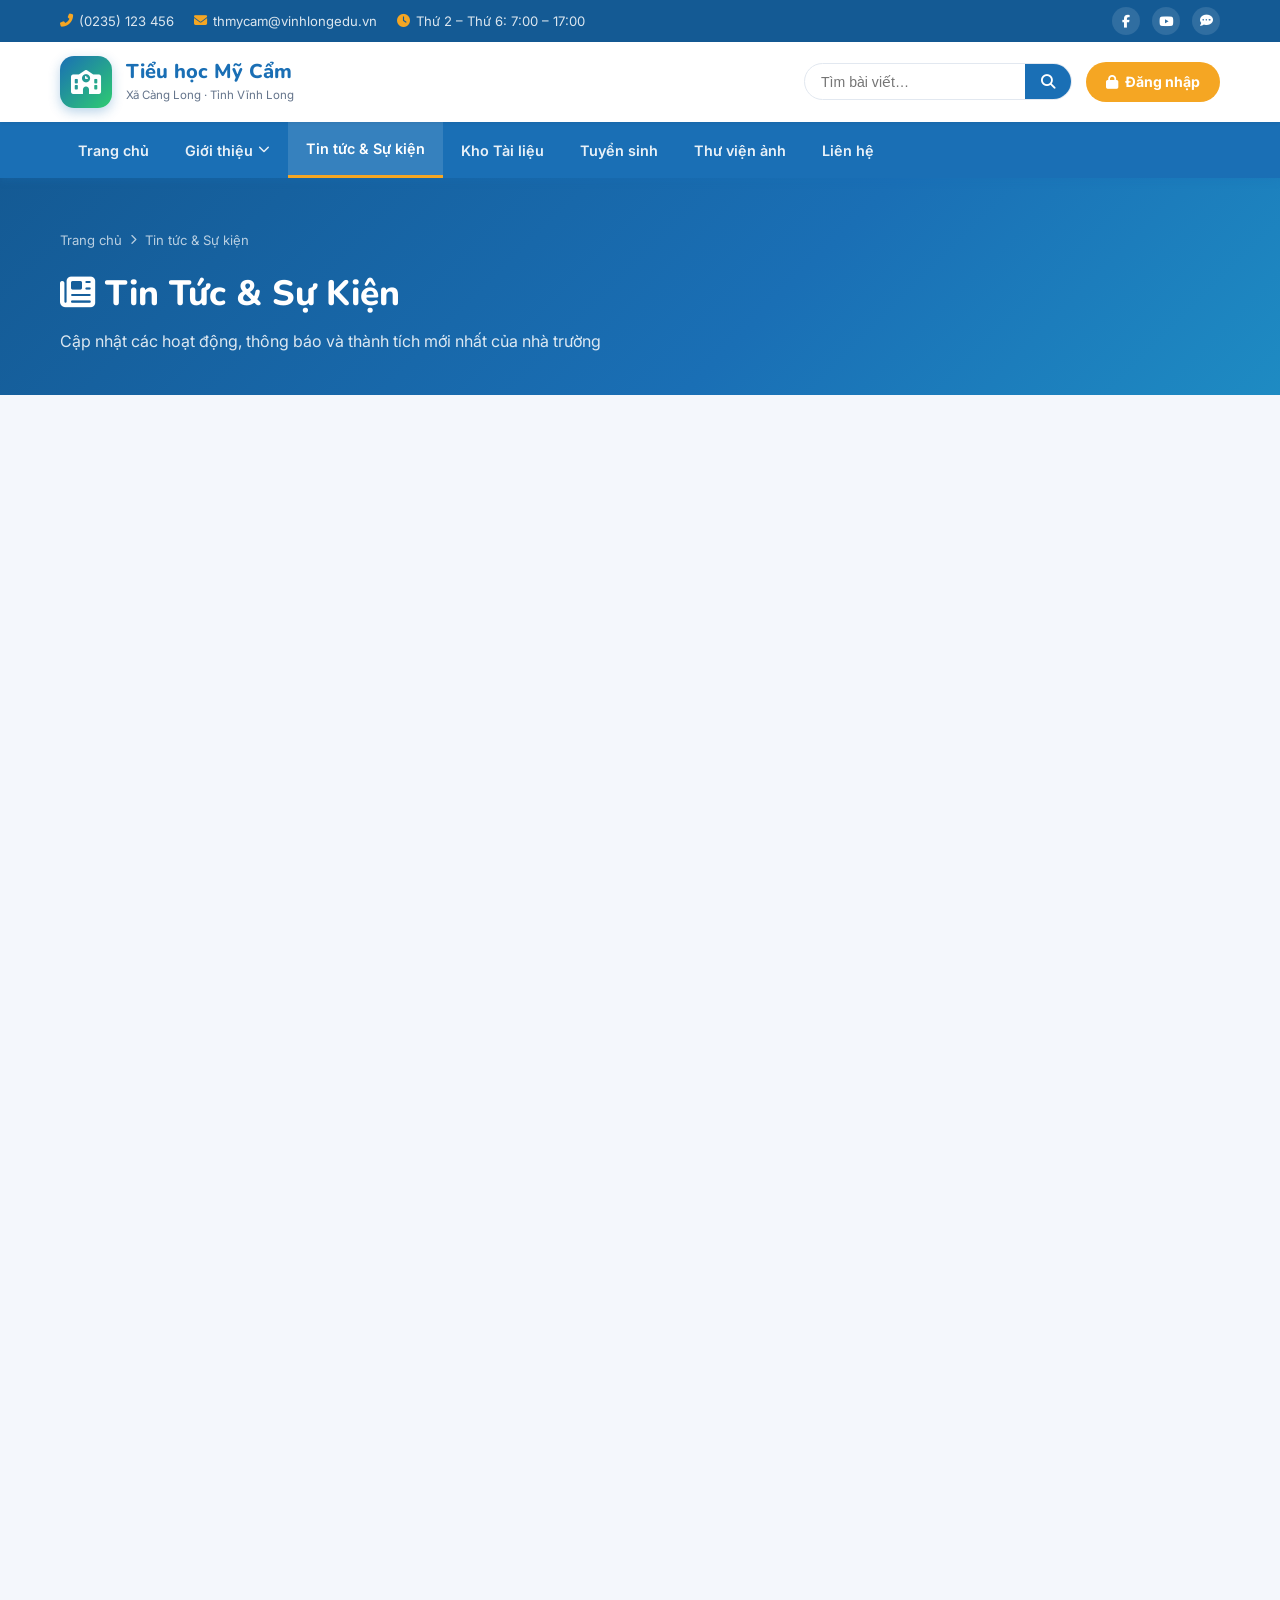
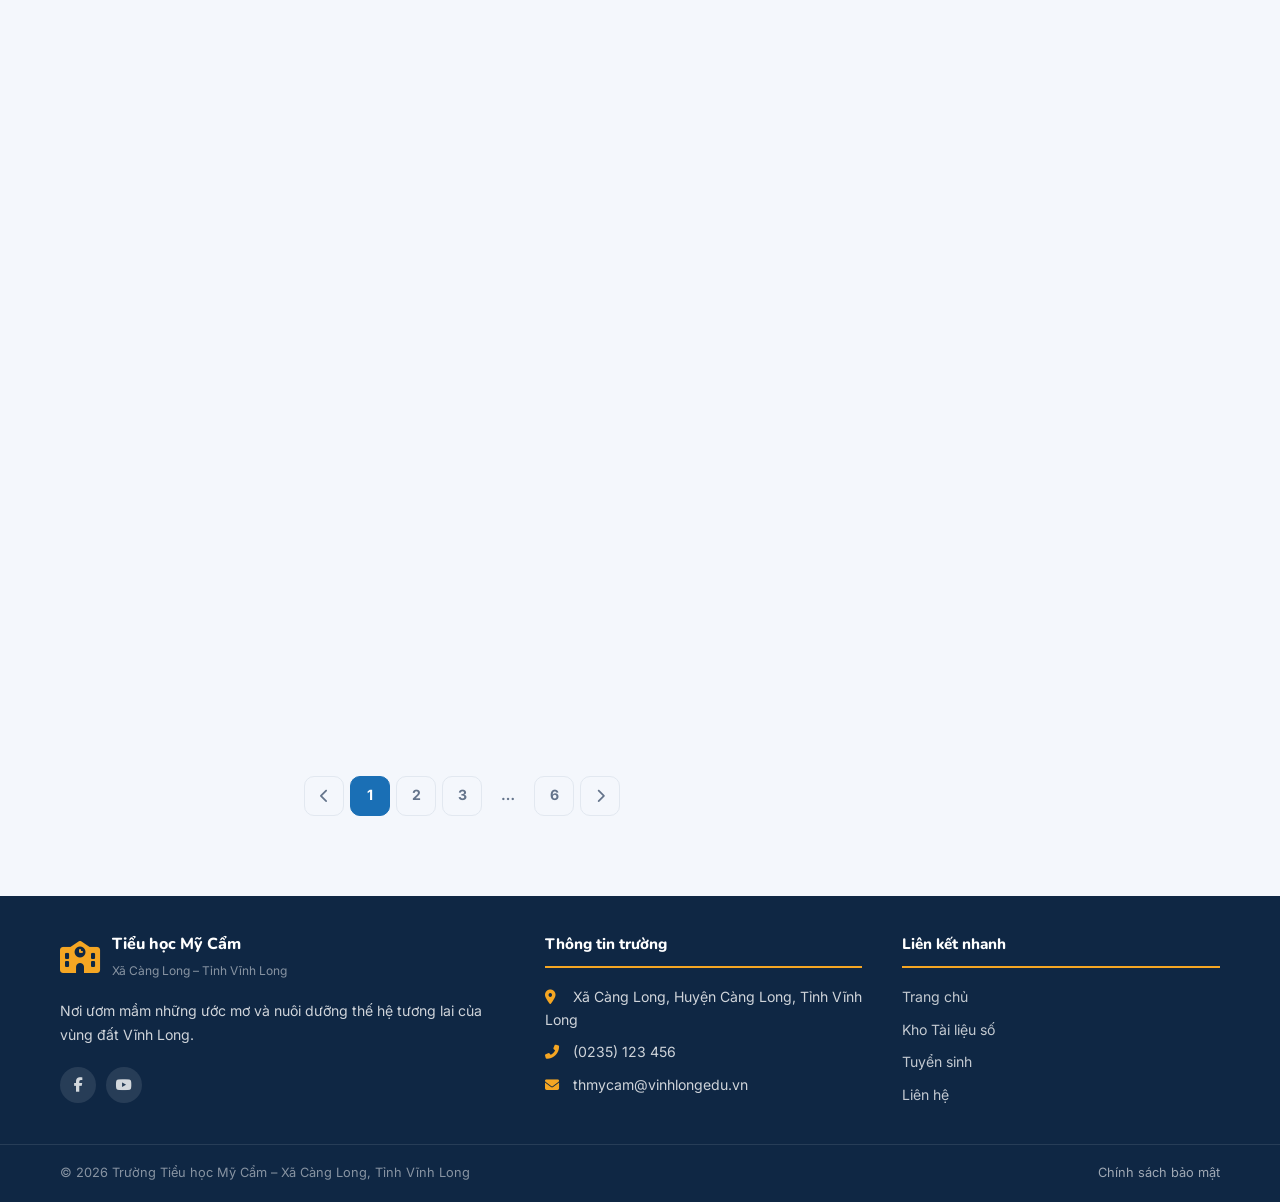
<file: pages/tin-tuc.html>
<!DOCTYPE html>
<html lang="vi">
<head>
  <meta charset="UTF-8" />
  <meta name="viewport" content="width=device-width, initial-scale=1.0" />
  <title>Tin Tức & Sự Kiện – Trường Tiểu học Mỹ Cẩm</title>
  <meta name="description" content="Cập nhật tin tức, thông báo và các hoạt động mới nhất của Trường Tiểu học Mỹ Cẩm, xã Càng Long, tỉnh Vĩnh Long." />
  <link rel="preconnect" href="https://fonts.googleapis.com" />
  <link rel="preconnect" href="https://fonts.gstatic.com" crossorigin />
  <link href="https://fonts.googleapis.com/css2?family=Nunito:wght@400;600;700;800;900&family=Inter:wght@400;500;600&display=swap" rel="stylesheet" />
  <link rel="stylesheet" href="../css/style.css" />
  <link rel="stylesheet" href="../css/admin-actions.css" />
  <link rel="stylesheet" href="https://cdnjs.cloudflare.com/ajax/libs/font-awesome/6.5.0/css/all.min.css" />
  <script>
    // Kiểm tra đăng nhập admin ngay khi trang bắt đầu tải
    document.addEventListener('DOMContentLoaded', function() {
      if (localStorage.getItem('isAdminLoggedIn') === 'true') {
        const loginBtn = document.getElementById('loginBtn');
        if (loginBtn) {
          loginBtn.innerHTML = '<i class="fas fa-user-cog"></i> Admin Panel';
          loginBtn.setAttribute('href', 'admin.html');
          
          // Thêm nút đăng xuất
          const parent = loginBtn.parentElement;
          if (parent && !document.getElementById('adminLogoutBtn')) {
            const logoutBtn = document.createElement('a');
            logoutBtn.id = 'adminLogoutBtn';
            logoutBtn.innerHTML = '<i class="fas fa-sign-out-alt"></i>';
            logoutBtn.className = 'btn-login';
            logoutBtn.style.background = '#e53935';
            logoutBtn.style.padding = '9px 12px';
            logoutBtn.style.marginLeft = '8px';
            logoutBtn.setAttribute('href', 'javascript:void(0)');
            logoutBtn.addEventListener('click', function() {
              if (confirm('Bạn có muốn đăng xuất tài khoản Admin không?')) {
                localStorage.removeItem('isAdminLoggedIn');
                window.location.reload();
              }
            });
            parent.appendChild(logoutBtn);
          }
        }
      }
    });
  </script>
  <style>
    /* ── PAGE HERO ── */
    .page-hero {
      background: linear-gradient(135deg, var(--primary-dark) 0%, var(--primary) 60%, #1e8bc3 100%);
      padding: 52px 0 40px; color: var(--white);
    }
    .page-hero .breadcrumb { display:flex; align-items:center; gap:8px; font-size:.82rem; color:rgba(255,255,255,.7); margin-bottom:14px; }
    .page-hero .breadcrumb a { color:rgba(255,255,255,.7); } .page-hero .breadcrumb a:hover { color:var(--white); }
    .page-hero .breadcrumb i { font-size:.65rem; }
    .page-hero h1 { font-family:'Nunito',sans-serif; font-size:2.2rem; font-weight:800; margin-bottom:8px; }
    .page-hero p { font-size:1rem; color:rgba(255,255,255,.85); }

    /* ── FILTER BAR ── */
    .news-filter-bar {
      background:var(--white); border-radius:16px; padding:24px 28px;
      box-shadow:0 4px 20px rgba(0,0,0,.08); margin:-28px auto 36px;
      position:relative; z-index:10; border:1px solid var(--border);
    }
    .news-filter-bar .filter-row { display:flex; gap:12px; flex-wrap:wrap; align-items:center; }
    .news-filter-bar select, .news-filter-bar input[type=text] {
      padding:10px 16px; border:1.5px solid var(--border); border-radius:50px;
      font-size:.88rem; color:var(--text); background:var(--white); font-family:'Inter';
      transition:.3s; flex:1; min-width:160px;
    }
    .news-filter-bar select:focus, .news-filter-bar input:focus { outline:none; border-color:var(--primary); box-shadow:0 0 0 3px rgba(26,111,181,.12); }
    .cat-tabs { display:flex; gap:8px; flex-wrap:wrap; margin-bottom:16px; }
    .cat-tab { padding:8px 20px; border-radius:50px; font-size:.85rem; font-weight:700; border:1.5px solid var(--border); color:var(--text-muted); cursor:pointer; transition:.3s; }
    .cat-tab.active, .cat-tab:hover { background:var(--primary); color:var(--white); border-color:var(--primary); }
    .result-count { font-size:.85rem; color:var(--text-muted); margin-top:12px; }
    .result-count strong { color:var(--primary); }

    /* ── NEWS LAYOUT ── */
    .news-page-layout { display:grid; grid-template-columns:1fr 320px; gap:36px; align-items:start; }

    /* ── ARTICLE CARDS ── */
    .article-list { display:flex; flex-direction:column; gap:24px; }
    .article-card {
      background:var(--white); border-radius:14px; overflow:hidden;
      display:flex; gap:0; border:1px solid var(--border);
      box-shadow:0 2px 8px rgba(0,0,0,.06); transition:.3s;
    }
    .article-card:hover { box-shadow:0 8px 24px rgba(26,111,181,.12); transform:translateY(-3px); }
    .article-card.featured { flex-direction:column; }
    .article-card__img { position:relative; flex-shrink:0; }
    .article-card.featured .article-card__img { height:280px; }
    .article-card:not(.featured) .article-card__img { width:220px; height:160px; }
    .article-card__img .img-placeholder { height:100%; }
    .cat-badge {
      position:absolute; top:12px; left:12px;
      padding:4px 12px; border-radius:50px; font-size:.75rem; font-weight:800;
      text-transform:uppercase; letter-spacing:.05em;
    }
    .cat-badge--thongbao { background:#fff0ee; color:#e53935; }
    .cat-badge--hoatdong { background:#e8f4fd; color:var(--primary); }
    .cat-badge--hoctap   { background:#eafaf1; color:var(--accent-dark); }
    .cat-badge--ketqua   { background:#fff9e6; color:var(--secondary-dark); }
    .article-card__body { padding:22px 24px; flex:1; display:flex; flex-direction:column; }
    .article-meta { display:flex; align-items:center; gap:14px; font-size:.78rem; color:var(--text-muted); margin-bottom:10px; flex-wrap:wrap; }
    .article-meta span { display:flex; align-items:center; gap:5px; }
    .article-card__body h2 { font-family:'Nunito',sans-serif; font-size:1.15rem; font-weight:800; line-height:1.4; margin-bottom:10px; }
    .article-card__body h2 a:hover { color:var(--primary); }
    .article-card__body p { font-size:.88rem; color:var(--text-muted); line-height:1.7; flex:1; margin-bottom:16px; }
    .article-footer { display:flex; align-items:center; justify-content:space-between; }
    .read-more-btn { display:inline-flex; align-items:center; gap:7px; color:var(--primary); font-size:.87rem; font-weight:700; transition:.3s; }
    .read-more-btn:hover { gap:11px; }
    .share-btn { display:flex; align-items:center; gap:8px; }
    .share-btn a { width:30px; height:30px; border-radius:8px; background:var(--bg); color:var(--text-muted); display:flex; align-items:center; justify-content:center; font-size:.8rem; transition:.3s; }
    .share-btn a:hover { background:var(--primary); color:var(--white); }

    /* ── PAGINATION ── */
    .pagination { display:flex; justify-content:center; align-items:center; gap:6px; margin-top:36px; }
    .page-btn {
      width:40px; height:40px; border-radius:10px; display:flex; align-items:center; justify-content:center;
      font-size:.88rem; font-weight:700; border:1.5px solid var(--border); color:var(--text-muted);
      cursor:pointer; transition:.3s;
    }
    .page-btn.active, .page-btn:hover { background:var(--primary); color:var(--white); border-color:var(--primary); }
    .page-btn.dots { border:none; cursor:default; }
    .page-btn.dots:hover { background:transparent; color:var(--text-muted); }

    /* ── SIDEBAR ── */
    .news-sidebar-col { display:flex; flex-direction:column; gap:24px; position:sticky; top:120px; }
    .widget { background:var(--white); border-radius:14px; border:1px solid var(--border); overflow:hidden; box-shadow:0 2px 8px rgba(0,0,0,.06); }
    .widget__title { padding:14px 18px; font-family:'Nunito',sans-serif; font-weight:800; font-size:.95rem; background:var(--primary); color:var(--white); display:flex; align-items:center; gap:9px; }
    .widget__body { padding:16px 18px; }

    /* Popular posts */
    .popular-list { display:flex; flex-direction:column; gap:14px; }
    .popular-item { display:flex; gap:12px; align-items:flex-start; }
    .popular-item__num { width:28px; height:28px; border-radius:8px; background:var(--primary-light); color:var(--primary); font-weight:800; font-size:.82rem; display:flex; align-items:center; justify-content:center; flex-shrink:0; }
    .popular-item__info a { font-size:.85rem; font-weight:600; color:var(--text); line-height:1.4; display:block; margin-bottom:3px; }
    .popular-item__info a:hover { color:var(--primary); }
    .popular-item__info span { font-size:.75rem; color:var(--text-muted); }

    /* Tags cloud */
    .tags-cloud { display:flex; flex-wrap:wrap; gap:8px; }
    .tag { padding:5px 12px; border-radius:50px; background:var(--bg); color:var(--text-muted); font-size:.78rem; font-weight:600; border:1px solid var(--border); cursor:pointer; transition:.3s; }
    .tag:hover { background:var(--primary); color:var(--white); border-color:var(--primary); }

    /* Archives */
    .archive-list li { padding:9px 0; border-bottom:1px solid var(--border); display:flex; justify-content:space-between; align-items:center; font-size:.87rem; }
    .archive-list li:last-child { border-bottom:none; }
    .archive-list a { color:var(--text); font-weight:500; transition:.3s; }
    .archive-list a:hover { color:var(--primary); }
    .archive-list span { background:var(--primary-light); color:var(--primary); padding:2px 8px; border-radius:50px; font-size:.75rem; font-weight:700; }

    /* ── RESPONSIVE ── */
    @media(max-width:1024px) { .news-page-layout { grid-template-columns:1fr; } .news-sidebar-col { position:static; } }
    @media(max-width:768px) {
      .article-card:not(.featured) { flex-direction:column; }
      .article-card:not(.featured) .article-card__img { width:100%; height:200px; }
      .page-hero h1 { font-size:1.7rem; }
    }
  </style>
</head>
<body>

  <!-- TOP BAR -->
  <div class="top-bar">
    <div class="container top-bar__inner">
      <div class="top-bar__left">
        <span><i class="fas fa-phone-alt"></i> (0235) 123 456</span>
        <span><i class="fas fa-envelope"></i> thmycam@vinhlongedu.vn</span>
        <span><i class="fas fa-clock"></i> Thứ 2 – Thứ 6: 7:00 – 17:00</span>
      </div>
      <div class="top-bar__right">
        <a href="#"><i class="fab fa-facebook-f"></i></a>
        <a href="#"><i class="fab fa-youtube"></i></a>
        <a href="#"><i class="fas fa-comment-dots"></i></a>
      </div>
    </div>
  </div>

  <!-- HEADER -->
  <header class="header" id="header">
    <div class="container header__inner">
      <a href="../index.html" class="header__logo">
        <div class="logo-icon"><i class="fas fa-school"></i></div>
        <div class="logo-text">
          <span class="logo-title">Tiểu học Mỹ Cẩm</span>
          <span class="logo-sub">Xã Càng Long · Tỉnh Vĩnh Long</span>
        </div>
      </a>
      <div class="header__actions">
        <div class="search-box">
          <input type="text" placeholder="Tìm bài viết…" />
          <button><i class="fas fa-search"></i></button>
        </div>
        <a href="login.html" class="btn-login" id="loginBtn"><i class="fas fa-lock"></i> Đăng nhập</a>
        <button class="hamburger" id="hamburger"><span></span><span></span><span></span></button>
      </div>
    </div>
  </header>

  <!-- NAVBAR -->
  <nav class="navbar" id="navbar">
    <div class="container navbar__inner">
      <ul class="nav-list" id="navList">
        <li><a href="../index.html">Trang chủ</a></li>
        <li class="has-dropdown">
          <a href="gioi-thieu.html">Giới thiệu <i class="fas fa-chevron-down"></i></a>
          <ul class="dropdown">
            <li><a href="gioi-thieu.html#lich-su"><i class="fas fa-landmark"></i> Lịch sử & Truyền thống</a></li>
            <li><a href="gioi-thieu.html#ban-giam-hieu"><i class="fas fa-user-tie"></i> Ban giám hiệu</a></li>
            <li><a href="gioi-thieu.html#doi-ngu"><i class="fas fa-chalkboard-teacher"></i> Đội ngũ giáo viên</a></li>
            <li><a href="gioi-thieu.html#co-so-vat-chat"><i class="fas fa-building"></i> Cơ sở vật chất</a></li>
          </ul>
        </li>
        <li><a href="tin-tuc.html" class="active">Tin tức & Sự kiện</a></li>
        <li><a href="kho-tai-lieu.html">Kho Tài liệu</a></li>
        <li><a href="tuyen-sinh.html">Tuyển sinh</a></li>
        <li><a href="thu-vien-anh.html">Thư viện ảnh</a></li>
        <li><a href="lien-he.html">Liên hệ</a></li>
      </ul>
    </div>
  </nav>

  <!-- PAGE HERO -->
  <div class="page-hero">
    <div class="container">
      <div class="breadcrumb">
        <a href="../index.html">Trang chủ</a>
        <i class="fas fa-chevron-right"></i>
        <span>Tin tức & Sự kiện</span>
      </div>
      <h1><i class="fas fa-newspaper"></i> Tin Tức & Sự Kiện</h1>
      <p>Cập nhật các hoạt động, thông báo và thành tích mới nhất của nhà trường</p>
    </div>
  </div>

  <!-- MAIN CONTENT -->
  <main class="section" style="background:var(--bg);">
    <div class="container">

      <!-- BANNER HÀNH ĐỘNG DÀNH CHO ADMIN -->
      <div class="admin-action-banner" id="adminBanner" style="display: none;">
        <div class="admin-action-banner__info">
          <i class="fas fa-user-shield"></i>
          <span>Bạn đang đăng nhập với tư cách **Admin nhà trường**</span>
        </div>
        <button class="btn btn--primary" style="background: var(--secondary); box-shadow: none;" onclick="openPostModal()">
          <i class="fas fa-plus-circle"></i> Đăng tin tức mới
        </button>
      </div>

      <!-- MODAL POPUP ĐĂNG BÀI VIẾT MỚI (TỐI GIẢN) -->
      <div class="admin-modal" id="postModal">
        <div class="admin-modal__container">
          <div class="admin-modal__header">
            <h3><i class="fas fa-plus"></i> Đăng tin tức mới</h3>
            <span class="admin-modal__close" onclick="closePostModal()">&times;</span>
          </div>
          <div class="admin-modal__body">
            <form id="adminPostForm">
              <div class="form-group">
                <label for="modalTitle">Tiêu đề tin tức *</label>
                <input type="text" id="modalTitle" class="form-control" placeholder="Ví dụ: Hội nghị phụ huynh đầu năm..." required />
              </div>
              
              <div class="form-group">
                <label for="modalCat">Chuyên mục tin *</label>
                <select id="modalCat" class="form-control">
                  <option value="thongbao">📢 Thông báo</option>
                  <option value="hoatdong">⭐ Hoạt động</option>
                  <option value="hoctap">📚 Học tập</option>
                  <option value="ketqua">🏆 Kết quả</option>
                </select>
              </div>

              <div class="form-group">
                <label for="modalContent">Nội dung chi tiết *</label>
                <textarea id="modalContent" class="form-control" rows="6" placeholder="Nhập nội dung tin tức..." required></textarea>
              </div>

              <div class="form-group">
                <label>Ảnh minh họa</label>
                <input type="file" id="modalFile" class="form-control" accept="image/*" />
                <span class="admin-helper-text">Chọn ảnh chụp liên quan đến sự kiện (nếu có).</span>
              </div>

              <button type="submit" class="btn btn--primary" style="width: 100%; justify-content: center; background: var(--primary);">
                <i class="fas fa-check"></i> Đăng tin lên website
              </button>
            </form>
          </div>
        </div>
      </div>

      <!-- Filter bar -->
      <div class="news-filter-bar fade-up">
        <div class="cat-tabs">
          <div class="cat-tab active" data-cat="all">Tất cả</div>
          <div class="cat-tab" data-cat="thongbao"><i class="fas fa-bullhorn"></i> Thông báo</div>
          <div class="cat-tab" data-cat="hoatdong"><i class="fas fa-star"></i> Hoạt động</div>
          <div class="cat-tab" data-cat="hoctap"><i class="fas fa-book-open"></i> Học tập</div>
          <div class="cat-tab" data-cat="ketqua"><i class="fas fa-trophy"></i> Kết quả</div>
        </div>
        <div class="filter-row">
          <input type="text" placeholder="🔍 Tìm kiếm bài viết…" id="newsSearch" />
          <select id="newsYear">
            <option>Năm học 2026–2027</option>
            <option>Năm học 2025–2026</option>
            <option>Năm học 2023–2024</option>
          </select>
          <select id="newsSort">
            <option>Mới nhất trước</option>
            <option>Cũ nhất trước</option>
            <option>Xem nhiều nhất</option>
          </select>
        </div>
        <div class="result-count">Hiển thị <strong>8</strong> trong tổng số <strong>47</strong> bài viết</div>
      </div>

      <!-- Layout 2 cột -->
      <div class="news-page-layout">

        <!-- Danh sách bài viết -->
        <div>
          <div class="article-list" id="articleList">

            <!-- Bài featured -->
            <article class="article-card featured fade-up" data-cat="hoatdong">
              <div class="article-card__img">
                <div class="img-placeholder img-placeholder--lg"></div>
                <span class="cat-badge cat-badge--hoatdong">Hoạt động</span>
              </div>
              <div class="article-card__body">
                <div class="article-meta">
                  <span><i class="fas fa-calendar-alt"></i> 28/06/2026</span>
                  <span><i class="fas fa-user"></i> Ban biên tập</span>
                  <span><i class="fas fa-eye"></i> 1.240 lượt xem</span>
                </div>
                <h2><a href="#">Lễ tổng kết năm học 2025–2026: Trao thưởng 120 học sinh xuất sắc và 18 giáo viên tiêu biểu</a></h2>
                <p>Sáng ngày 28/6/2026, Trường Tiểu học Mỹ Cẩm đã tổ chức trọng thể Lễ tổng kết năm học 2025–2026. Buổi lễ có sự tham dự của đại diện Phòng GD&ĐT huyện Càng Long, Ban giám hiệu, toàn thể giáo viên và đông đảo phụ huynh, học sinh. Nhà trường đã trao tặng bằng khen và phần thưởng cho 120 học sinh đạt thành tích xuất sắc trong học tập và rèn luyện...</p>
                <div class="article-footer">
                  <a href="#" class="read-more-btn">Đọc bài đầy đủ <i class="fas fa-arrow-right"></i></a>
                  <div class="share-btn">
                    <a href="#" title="Chia sẻ Facebook"><i class="fab fa-facebook-f"></i></a>
                    <a href="#" title="Sao chép liên kết"><i class="fas fa-link"></i></a>
                  </div>
                </div>
              </div>
            </article>

            <!-- Bài 2 -->
            <article class="article-card fade-up" data-cat="thongbao">
              <div class="article-card__img">
                <div class="img-placeholder"></div>
                <span class="cat-badge cat-badge--thongbao">Thông báo</span>
              </div>
              <div class="article-card__body">
                <div class="article-meta">
                  <span><i class="fas fa-calendar-alt"></i> 25/06/2026</span>
                  <span><i class="fas fa-eye"></i> 856 lượt xem</span>
                </div>
                <h2><a href="#">Kế hoạch năm học 2026–2027 và thời gian tựu trường chính thức</a></h2>
                <p>Ban giám hiệu nhà trường trân trọng thông báo kế hoạch năm học mới 2026–2027. Theo đó, học sinh tựu trường vào ngày 25/8/2026 và khai giảng vào sáng ngày 5/9/2026...</p>
                <div class="article-footer">
                  <a href="#" class="read-more-btn">Đọc tiếp <i class="fas fa-arrow-right"></i></a>
                  <div class="share-btn"><a href="#"><i class="fab fa-facebook-f"></i></a></div>
                </div>
              </div>
            </article>

            <!-- Bài 3 -->
            <article class="article-card fade-up" data-cat="hoctap">
              <div class="article-card__img">
                <div class="img-placeholder"></div>
                <span class="cat-badge cat-badge--hoctap">Học tập</span>
              </div>
              <div class="article-card__body">
                <div class="article-meta">
                  <span><i class="fas fa-calendar-alt"></i> 20/06/2026</span>
                  <span><i class="fas fa-eye"></i> 620 lượt xem</span>
                </div>
                <h2><a href="#">Bổ sung 150 bài giảng điện tử vào kho tài liệu số học kỳ II năm học 2025–2026</a></h2>
                <p>Tổ chuyên môn nhà trường đã hoàn thành việc số hóa và tải lên 150 bài giảng điện tử mới cho tất cả các khối lớp từ 1 đến 5. Các tài liệu bao gồm bài giảng PowerPoint, video bài học và phiếu bài tập...</p>
                <div class="article-footer">
                  <a href="#" class="read-more-btn">Đọc tiếp <i class="fas fa-arrow-right"></i></a>
                  <div class="share-btn"><a href="#"><i class="fab fa-facebook-f"></i></a></div>
                </div>
              </div>
            </article>

            <!-- Bài 4 -->
            <article class="article-card fade-up" data-cat="hoatdong">
              <div class="article-card__img">
                <div class="img-placeholder"></div>
                <span class="cat-badge cat-badge--hoatdong">Hoạt động</span>
              </div>
              <div class="article-card__body">
                <div class="article-meta">
                  <span><i class="fas fa-calendar-alt"></i> 15/06/2026</span>
                  <span><i class="fas fa-eye"></i> 748 lượt xem</span>
                </div>
                <h2><a href="#">Hội thi "Rung chuông vàng" cấp trường năm học 2026–2026 thu hút hơn 400 học sinh tham gia</a></h2>
                <p>Hội thi Rung chuông vàng được tổ chức sôi nổi với sự tham gia của học sinh các khối 3, 4, 5. Các em đã thể hiện kiến thức phong phú qua 4 vòng thi hấp dẫn về Toán, Tiếng Việt, Khoa học và Đạo đức...</p>
                <div class="article-footer">
                  <a href="#" class="read-more-btn">Đọc tiếp <i class="fas fa-arrow-right"></i></a>
                  <div class="share-btn"><a href="#"><i class="fab fa-facebook-f"></i></a></div>
                </div>
              </div>
            </article>

            <!-- Bài 5 -->
            <article class="article-card fade-up" data-cat="ketqua">
              <div class="article-card__img">
                <div class="img-placeholder"></div>
                <span class="cat-badge cat-badge--ketqua">Kết quả</span>
              </div>
              <div class="article-card__body">
                <div class="article-meta">
                  <span><i class="fas fa-calendar-alt"></i> 10/06/2026</span>
                  <span><i class="fas fa-eye"></i> 932 lượt xem</span>
                </div>
                <h2><a href="#">Kết quả thi học sinh giỏi cấp huyện năm 2025: 12 giải Nhất, 8 giải Nhì</a></h2>
                <p>Với sự chuẩn bị kỹ lưỡng và nỗ lực của thầy và trò, đoàn học sinh Trường Tiểu học Mỹ Cẩm đã xuất sắc giành được 12 giải Nhất, 8 giải Nhì và 15 giải Ba tại kỳ thi học sinh giỏi cấp huyện Càng Long...</p>
                <div class="article-footer">
                  <a href="#" class="read-more-btn">Đọc tiếp <i class="fas fa-arrow-right"></i></a>
                  <div class="share-btn"><a href="#"><i class="fab fa-facebook-f"></i></a></div>
                </div>
              </div>
            </article>

          </div>

          <!-- Pagination -->
          <div class="pagination">
            <div class="page-btn"><i class="fas fa-chevron-left"></i></div>
            <div class="page-btn active">1</div>
            <div class="page-btn">2</div>
            <div class="page-btn">3</div>
            <div class="page-btn dots">…</div>
            <div class="page-btn">6</div>
            <div class="page-btn"><i class="fas fa-chevron-right"></i></div>
          </div>
        </div>

        <!-- Sidebar -->
        <aside class="news-sidebar-col">

          <!-- Tìm kiếm -->
          <div class="widget fade-up">
            <div class="widget__title"><i class="fas fa-search"></i> Tìm kiếm</div>
            <div class="widget__body">
              <div class="search-box" style="border-radius:10px;">
                <input type="text" placeholder="Nhập từ khoá…" style="width:100%;" />
                <button><i class="fas fa-search"></i></button>
              </div>
            </div>
          </div>

          <!-- Bài viết nổi bật -->
          <div class="widget fade-up">
            <div class="widget__title"><i class="fas fa-fire"></i> Bài viết nổi bật</div>
            <div class="widget__body">
              <ul class="popular-list">
                <li class="popular-item">
                  <div class="popular-item__num">1</div>
                  <div class="popular-item__info">
                    <a href="#">Lễ tổng kết năm học 2025–2026 và trao thưởng học sinh xuất sắc</a>
                    <span><i class="fas fa-eye"></i> 1.240 lượt xem</span>
                  </div>
                </li>
                <li class="popular-item">
                  <div class="popular-item__num">2</div>
                  <div class="popular-item__info">
                    <a href="#">Kết quả thi học sinh giỏi cấp huyện năm 2025</a>
                    <span><i class="fas fa-eye"></i> 932 lượt xem</span>
                  </div>
                </li>
                <li class="popular-item">
                  <div class="popular-item__num">3</div>
                  <div class="popular-item__info">
                    <a href="#">Thông báo tuyển sinh lớp 1 năm học 2026–2027</a>
                    <span><i class="fas fa-eye"></i> 874 lượt xem</span>
                  </div>
                </li>
                <li class="popular-item">
                  <div class="popular-item__num">4</div>
                  <div class="popular-item__info">
                    <a href="#">Hội thi Rung chuông vàng cấp trường 2025</a>
                    <span><i class="fas fa-eye"></i> 748 lượt xem</span>
                  </div>
                </li>
              </ul>
            </div>
          </div>

          <!-- Danh mục -->
          <div class="widget fade-up">
            <div class="widget__title"><i class="fas fa-folder-open"></i> Danh mục</div>
            <div class="widget__body">
              <ul class="archive-list">
                <li><a href="#">📢 Thông báo chung</a><span>18</span></li>
                <li><a href="#">⭐ Hoạt động trường</a><span>14</span></li>
                <li><a href="#">📚 Học tập</a><span>9</span></li>
                <li><a href="#">🏆 Kết quả thi đua</a><span>6</span></li>
              </ul>
            </div>
          </div>

          <!-- Lưu trữ -->
          <div class="widget fade-up">
            <div class="widget__title"><i class="fas fa-archive"></i> Lưu trữ theo tháng</div>
            <div class="widget__body">
              <ul class="archive-list">
                <li><a href="#">Tháng 6/2026</a><span>8</span></li>
                <li><a href="#">Tháng 5/2026</a><span>6</span></li>
                <li><a href="#">Tháng 4/2026</a><span>9</span></li>
                <li><a href="#">Tháng 3/2026</a><span>7</span></li>
                <li><a href="#">Tháng 2/2026</a><span>5</span></li>
                <li><a href="#">Tháng 1/2026</a><span>4</span></li>
              </ul>
            </div>
          </div>

          <!-- Tags -->
          <div class="widget fade-up">
            <div class="widget__title"><i class="fas fa-tags"></i> Từ khoá</div>
            <div class="widget__body">
              <div class="tags-cloud">
                <span class="tag">Khai giảng</span><span class="tag">Học sinh giỏi</span>
                <span class="tag">Tuyển sinh</span><span class="tag">Tiếng Anh</span>
                <span class="tag">STEM</span><span class="tag">Hội trại</span>
                <span class="tag">Thể dục</span><span class="tag">Âm nhạc</span>
                <span class="tag">Toán</span><span class="tag">Thư viện</span>
                <span class="tag">Giáo viên</span><span class="tag">Phụ huynh</span>
              </div>
            </div>
          </div>
        </aside>
      </div>
    </div>
  </main>

  <!-- FOOTER RÚT GỌN -->
  <footer class="footer" style="padding:36px 0 0;">
    <div class="container footer__grid" style="grid-template-columns:1.4fr 1fr 1fr; padding-bottom:28px;">
      <div class="footer__col footer__col--brand">
        <div class="footer-logo">
          <i class="fas fa-school"></i>
          <div><strong>Tiểu học Mỹ Cẩm</strong><small>Xã Càng Long – Tỉnh Vĩnh Long</small></div>
        </div>
        <p>Nơi ươm mầm những ước mơ và nuôi dưỡng thế hệ tương lai của vùng đất Vĩnh Long.</p>
        <div class="footer-social">
          <a href="#"><i class="fab fa-facebook-f"></i></a>
          <a href="#"><i class="fab fa-youtube"></i></a>
        </div>
      </div>
      <div class="footer__col">
        <h4>Thông tin trường</h4>
        <ul>
          <li><i class="fas fa-map-marker-alt"></i> Xã Càng Long, Huyện Càng Long, Tỉnh Vĩnh Long</li>
          <li><i class="fas fa-phone-alt"></i> (0235) 123 456</li>
          <li><i class="fas fa-envelope"></i> thmycam@vinhlongedu.vn</li>
        </ul>
      </div>
      <div class="footer__col">
        <h4>Liên kết nhanh</h4>
        <ul>
          <li><a href="../index.html">Trang chủ</a></li>
          <li><a href="kho-tai-lieu.html">Kho Tài liệu số</a></li>
          <li><a href="tuyen-sinh.html">Tuyển sinh</a></li>
          <li><a href="lien-he.html">Liên hệ</a></li>
        </ul>
      </div>
    </div>
    <div class="footer__bottom">
      <div class="container" style="display:flex;justify-content:space-between;flex-wrap:wrap;gap:8px;">
        <p>© 2026 Trường Tiểu học Mỹ Cẩm – Xã Càng Long, Tỉnh Vĩnh Long</p>
        <p><a href="#">Chính sách bảo mật</a></p>
      </div>
    </div>
  </footer>
  <button class="back-to-top" id="backToTop"><i class="fas fa-chevron-up"></i></button>

  <script src="../js/main.js"></script>
  <script>
    // Category tab filter
    document.querySelectorAll('.cat-tab').forEach(tab => {
      tab.addEventListener('click', () => {
        document.querySelectorAll('.cat-tab').forEach(t => t.classList.remove('active'));
        tab.classList.add('active');
        const cat = tab.dataset.cat;
        document.querySelectorAll('.article-card[data-cat]').forEach(card => {
          card.style.display = (cat === 'all' || card.dataset.cat === cat) ? '' : 'none';
        });
      });
    });

    // Live search
    document.getElementById('newsSearch').addEventListener('input', function() {
      const q = this.value.toLowerCase();
      document.querySelectorAll('.article-card').forEach(card => {
        const text = card.textContent.toLowerCase();
        card.style.display = text.includes(q) ? '' : 'none';
      });
    });

    // ── KIỂM TRA ĐĂNG NHẬP ADMIN & Inline Actions ──
    const banner = document.getElementById('adminBanner');
    if (localStorage.getItem('isAdminLoggedIn') === 'true') {
      if (banner) banner.style.display = 'flex';
      
      // Hiển thị nút xóa trực tiếp trên từng bài viết
      document.querySelectorAll('.article-card').forEach((card, idx) => {
        const shareBtn = card.querySelector('.share-btn');
        if (shareBtn) {
          const id = `article-row-${idx}`;
          card.id = id;
          shareBtn.innerHTML += `
            <a href="javascript:void(0)" onclick="deleteArticle('${id}')" style="background:#fff0ee; color:#e53935;" title="Xoá bài"><i class="fas fa-trash-alt"></i></a>
          `;
        }
      });
    }

    function openPostModal() {
      document.getElementById('postModal').style.display = 'flex';
    }

    function closePostModal() {
      document.getElementById('postModal').style.display = 'none';
      document.getElementById('adminPostForm').reset();
    }

    function deleteArticle(id) {
      if (confirm('Bạn có chắc muốn xoá bài viết này trực tiếp trên giao diện không?')) {
        document.getElementById(id).remove();
      }
    }

    // Xử lý gửi tin mới từ modal
    document.getElementById('adminPostForm').addEventListener('submit', function(e) {
      e.preventDefault();
      
      const title = document.getElementById('modalTitle').value;
      const cat = document.getElementById('modalCat').value;
      const categoryText = document.getElementById('modalCat').options[document.getElementById('modalCat').selectedIndex].text.split(' ')[1];
      const content = document.getElementById('modalContent').value;
      
      // Tạo một thẻ card mới giống cấu trúc
      const articleList = document.getElementById('articleList');
      const newCard = document.createElement('article');
      const newId = `article-new-${Date.now()}`;
      newCard.id = newId;
      newCard.className = 'article-card fade-up visible';
      newCard.dataset.cat = cat;
      
      const today = new Date();
      const dateString = `${String(today.getDate()).padStart(2, '0')}/${String(today.getMonth() + 1).padStart(2, '0')}/${today.getFullYear()}`;

      newCard.innerHTML = `
        <div class="article-card__img">
          <div class="img-placeholder"><i class="fas fa-image" style="font-size: 2.5rem;"></i></div>
          <span class="cat-badge cat-badge--${cat}">${categoryText}</span>
        </div>
        <div class="article-card__body">
          <div class="article-meta">
            <span><i class="fas fa-calendar-alt"></i> ${dateString}</span>
            <span><i class="fas fa-user"></i> Admin nhà trường</span>
            <span><i class="fas fa-eye"></i> 1 lượt xem</span>
          </div>
          <h2><a href="#">${title}</a></h2>
          <p>${content}</p>
          <div class="article-footer">
            <a href="#" class="read-more-btn">Đọc tiếp <i class="fas fa-arrow-right"></i></a>
            <div class="share-btn">
              <a href="#" title="Chia sẻ"><i class="fab fa-facebook-f"></i></a>
              <a href="javascript:void(0)" onclick="deleteArticle('${newId}')" style="background:#fff0ee; color:#e53935;" title="Xoá bài"><i class="fas fa-trash-alt"></i></a>
            </div>
          </div>
        </div>
      `;
      
      // Thêm bài lên đầu danh sách
      articleList.insertBefore(newCard, articleList.firstChild);
      
      // Đóng modal
      closePostModal();
      
      // Cuộn tới bài viết mới
      newCard.scrollIntoView({ behavior: 'smooth' });
    });
  </script>
</body>
</html>
</file>
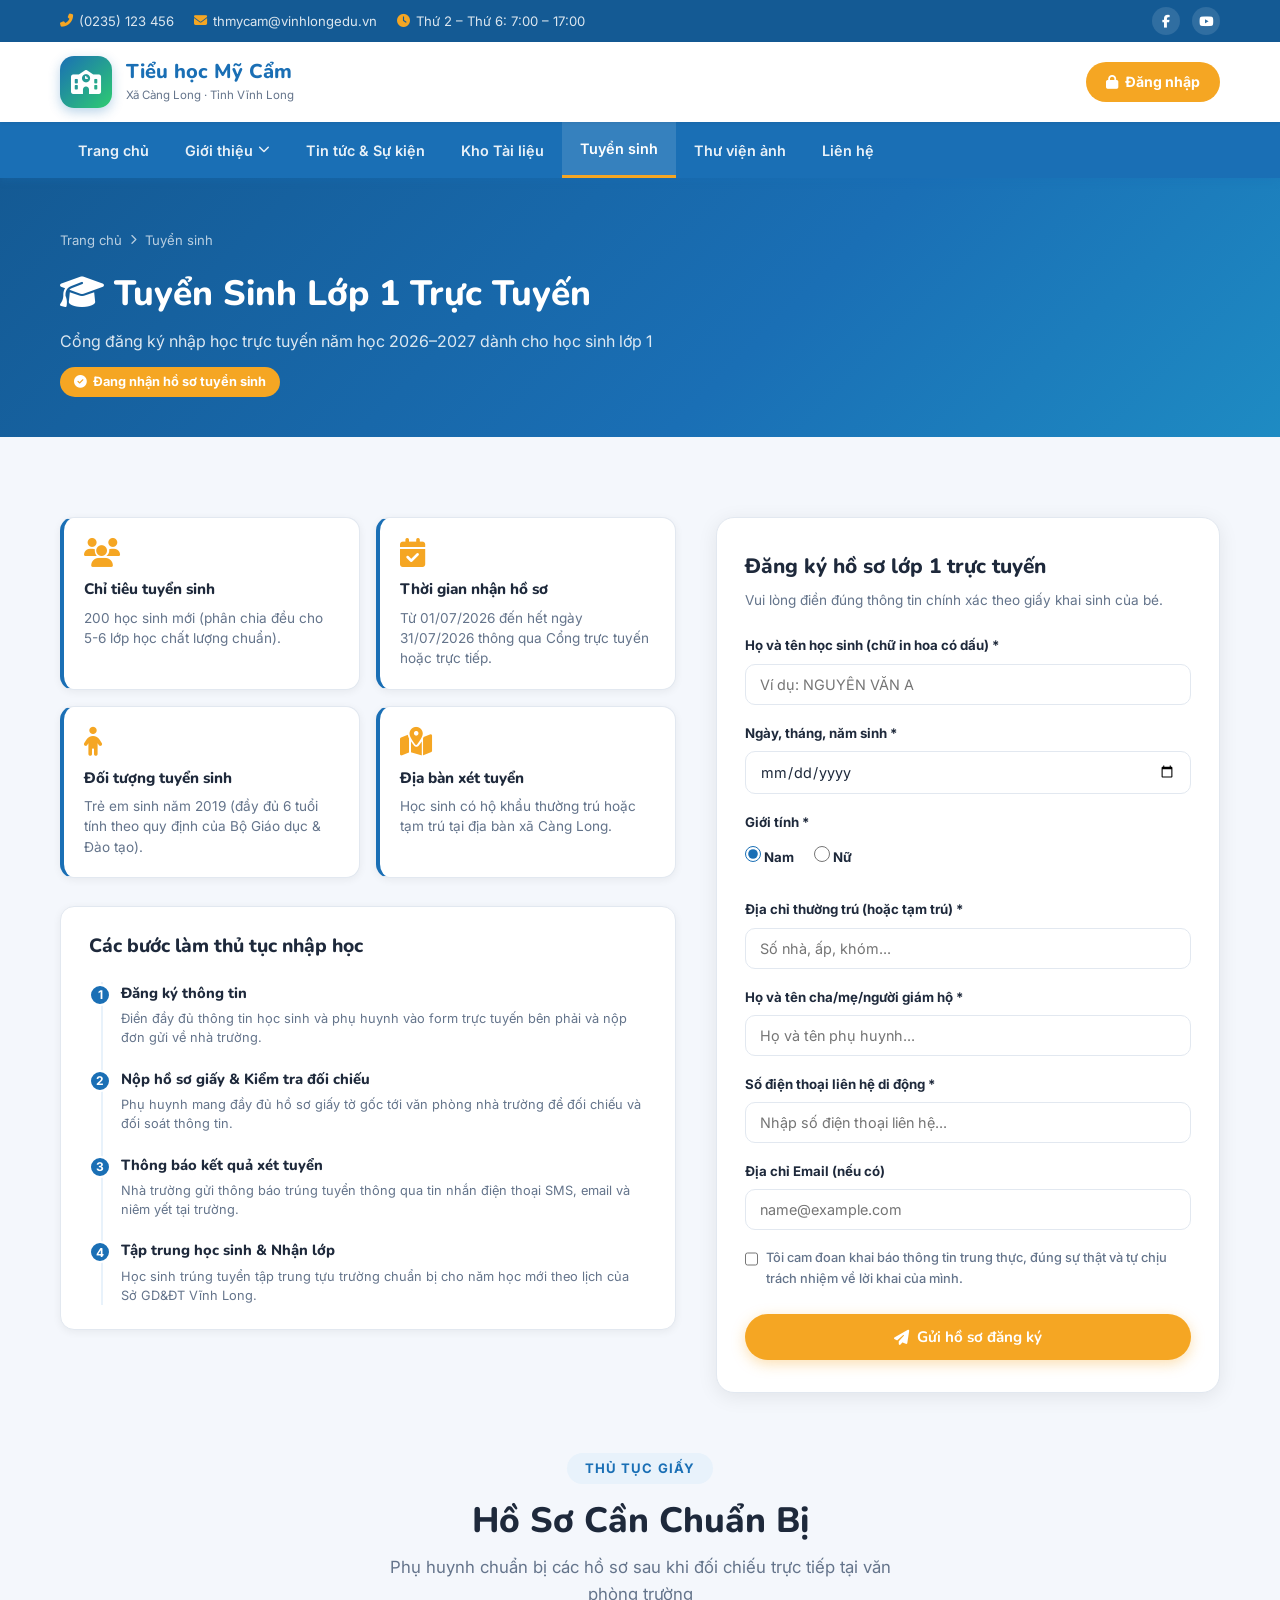
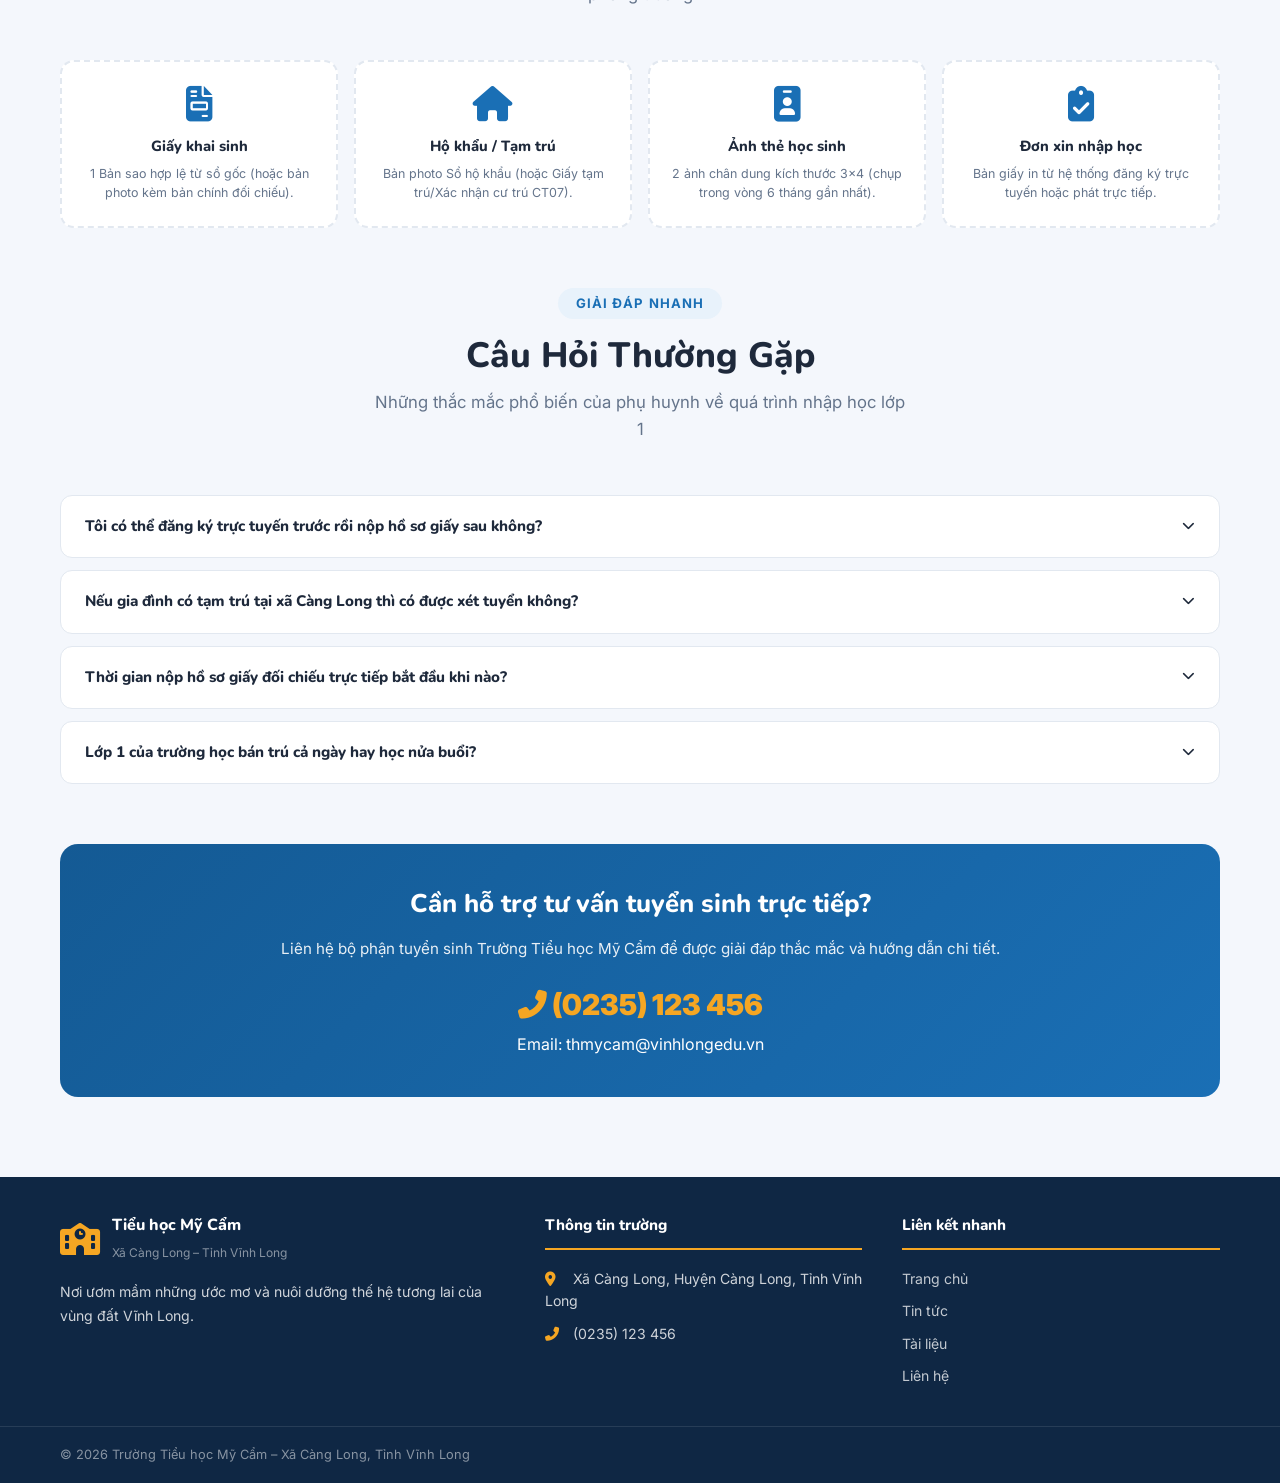
<file: pages/tuyen-sinh.html>
<!DOCTYPE html>
<html lang="vi">
<head>
  <meta charset="UTF-8" />
  <meta name="viewport" content="width=device-width, initial-scale=1.0" />
  <title>Tuyển Sinh Lớp 1 – Trường Tiểu học Mỹ Cẩm</title>
  <meta name="description" content="Cổng tuyển sinh trực tuyến Trường Tiểu học Mỹ Cẩm, xã Càng Long, tỉnh Vĩnh Long. Đăng ký nhập học trực tuyến cho học sinh lớp 1." />
  <link rel="preconnect" href="https://fonts.googleapis.com" />
  <link rel="preconnect" href="https://fonts.gstatic.com" crossorigin />
  <link href="https://fonts.googleapis.com/css2?family=Nunito:wght@400;600;700;800;900&family=Inter:wght@400;500;600&display=swap" rel="stylesheet" />
  <link rel="stylesheet" href="../css/style.css" />
  <link rel="stylesheet" href="https://cdnjs.cloudflare.com/ajax/libs/font-awesome/6.5.0/css/all.min.css" />
  <style>
    /* ── PAGE HERO ── */
    .page-hero {
      background: linear-gradient(135deg, var(--primary-dark) 0%, var(--primary) 60%, #1e8bc3 100%);
      padding: 52px 0 40px; color: var(--white);
    }
    .page-hero .breadcrumb { display:flex; align-items:center; gap:8px; font-size:.82rem; color:rgba(255,255,255,.7); margin-bottom:14px; }
    .page-hero .breadcrumb a { color:rgba(255,255,255,.7); } .page-hero .breadcrumb a:hover { color:var(--white); }
    .page-hero .breadcrumb i { font-size:.65rem; }
    .page-hero h1 { font-family:'Nunito',sans-serif; font-size:2.2rem; font-weight:800; margin-bottom:8px; }
    .page-hero p { font-size:1rem; color:rgba(255,255,255,.85); }
    .status-badge { display:inline-flex; align-items:center; gap:6px; background:var(--secondary); color:var(--white); padding:5px 14px; border-radius:50px; font-size:.8rem; font-weight:700; margin-top:12px; }

    /* ── LAYOUT ── */
    .tuyen-sinh-layout { display:grid; grid-template-columns:1.1fr 0.9fr; gap:40px; align-items:start; }

    /* ── INFO SECTION ── */
    .info-grid { display:grid; grid-template-columns:repeat(2, 1fr); gap:16px; margin-bottom:28px; }
    .info-card {
      background:var(--white); border-radius:14px; padding:20px; border:1px solid var(--border);
      border-left:4px solid var(--primary); box-shadow:0 2px 8px rgba(0,0,0,.06); transition:.3s;
    }
    .info-card:hover { transform:translateY(-2px); box-shadow:var(--shadow); }
    .info-card i { font-size:1.8rem; color:var(--secondary); margin-bottom:10px; display:block; }
    .info-card h4 { font-family:'Nunito'; font-size:.95rem; font-weight:800; margin-bottom:6px; }
    .info-card p { font-size:.85rem; color:var(--text-muted); line-height:1.5; }

    /* ── TIMELINE STEPS ── */
    .steps-card { background:var(--white); border-radius:14px; padding:24px 28px; border:1px solid var(--border); box-shadow:0 2px 8px rgba(0,0,0,.06); margin-bottom:28px; }
    .steps-card h3 { font-family:'Nunito'; font-size:1.2rem; font-weight:800; margin-bottom:20px; }
    .timeline-steps { position:relative; padding-left:32px; }
    .timeline-steps::before { content:''; position:absolute; left:12px; top:0; bottom:0; width:2px; background:var(--primary-light); }
    .step-item { position:relative; margin-bottom:20px; }
    .step-item:last-child { margin-bottom:0; }
    .step-num {
      position:absolute; left:-32px; top:2px; width:22px; height:22px; border-radius:50%;
      background:var(--primary); color:var(--white); font-size:.75rem; font-weight:700;
      display:flex; align-items:center; justify-content:center; border:2px solid var(--white);
    }
    .step-item h5 { font-family:'Nunito'; font-size:.92rem; font-weight:800; margin-bottom:4px; }
    .step-item p { font-size:.8rem; color:var(--text-muted); line-height:1.5; }

    /* ── FORM SECTION ── */
    .reg-form { background:var(--white); border-radius:18px; padding:32px 28px; border:1px solid var(--border); box-shadow:0 4px 20px rgba(0,0,0,.08); }
    .reg-form h3 { font-family:'Nunito'; font-size:1.3rem; font-weight:800; margin-bottom:6px; }
    .reg-form .form-sub { font-size:.85rem; color:var(--text-muted); margin-bottom:24px; }
    .form-group { margin-bottom:18px; }
    .form-group label { display:block; font-size:.83rem; font-weight:700; color:var(--text); margin-bottom:7px; }
    .form-control {
      width:100%; padding:11px 14px; border:1.5px solid var(--border); border-radius:10px;
      font-size:.9rem; font-family:'Inter'; color:var(--text); transition:.3s; background:var(--white);
    }
    .form-control:focus { outline:none; border-color:var(--primary); box-shadow:0 0 0 3px rgba(26,111,181,.12); }
    .gender-group { display:flex; gap:20px; padding:6px 0; }
    .gender-radio { display:flex; align-items:center; gap:8px; cursor:pointer; font-size:.9rem; }
    .gender-radio input { accent-color:var(--primary); width:16px; height:16px; }
    
    /* ── REQUIRED DOCS ── */
    .docs-section { margin-top:60px; }
    .docs-grid { display:grid; grid-template-columns:repeat(4, 1fr); gap:16px; }
    .doc-card {
      background:var(--white); border-radius:14px; padding:24px 20px; text-align:center;
      border:2px dashed var(--border); transition:.3s;
    }
    .doc-card:hover { border-color:var(--primary); background:var(--primary-light); transform:translateY(-2px); }
    .doc-card i { font-size:2.2rem; color:var(--primary); margin-bottom:14px; display:block; }
    .doc-card h5 { font-family:'Nunito'; font-size:.92rem; font-weight:800; margin-bottom:6px; }
    .doc-card p { font-size:.78rem; color:var(--text-muted); line-height:1.5; }

    /* ── FAQ ── */
    .faq-section { margin-top:60px; }
    .faq-list { display:flex; flex-direction:column; gap:12px; }
    .faq-item { background:var(--white); border-radius:12px; border:1px solid var(--border); overflow:hidden; }
    .faq-question { padding:18px 24px; font-family:'Nunito'; font-weight:800; font-size:.95rem; display:flex; justify-content:space-between; align-items:center; cursor:pointer; transition:.3s; }
    .faq-question:hover { background:var(--primary-light); color:var(--primary); }
    .faq-question i { font-size:.8rem; transition:.3s; }
    .faq-answer { padding:0 24px; max-height:0; overflow:hidden; transition:max-height .3s ease-out, padding .3s ease-out; font-size:.88rem; color:var(--text-muted); line-height:1.7; border-top:1px solid transparent; }
    .faq-item.open .faq-question { color:var(--primary); background:var(--primary-light); }
    .faq-item.open .faq-question i { transform:rotate(180deg); }
    .faq-item.open .faq-answer { padding:18px 24px; max-height:200px; border-top-color:var(--border); }

    /* ── CTA BANNER ── */
    .cta-banner { background:linear-gradient(135deg, var(--primary-dark) 0%, var(--primary) 100%); color:var(--white); border-radius:18px; padding:40px; text-align:center; margin-top:60px; }
    .cta-banner h3 { font-family:'Nunito'; font-size:1.6rem; font-weight:800; margin-bottom:12px; }
    .cta-banner p { font-size:.95rem; color:rgba(255,255,255,.9); margin-bottom:20px; }
    .cta-phone { font-size:1.8rem; font-weight:900; color:var(--secondary); display:block; margin-bottom:4px; }

    /* ── SUCCESS STATE ── */
    .success-overlay {
      display:none; position:fixed; inset:0; background:rgba(0,0,0,.6); z-index:9999;
      align-items:center; justify-content:center; padding:20px;
    }
    .success-box {
      background:var(--white); border-radius:24px; padding:40px; max-width:400px; width:100%;
      text-align:center; box-shadow:var(--shadow-lg); animation:scaleUp .3s ease forwards;
    }
    @keyframes scaleUp { from{transform:scale(0.8);opacity:0} to{transform:scale(1);opacity:1} }
    .success-icon { width:72px; height:72px; border-radius:50%; background:var(--accent-light, #eafaf1); color:var(--accent); font-size:2.2rem; display:flex; align-items:center; justify-content:center; margin:0 auto 20px; }
    .success-box h4 { font-family:'Nunito'; font-size:1.3rem; font-weight:800; margin-bottom:10px; }
    .success-box p { font-size:.88rem; color:var(--text-muted); line-height:1.6; margin-bottom:24px; }

    @media(max-width:1024px) { .tuyen-sinh-layout { grid-template-columns:1fr; } .docs-grid { grid-template-columns:repeat(2, 1fr); } }
    @media(max-width:768px) { .page-hero h1 { font-size:1.7rem; } }
    @media(max-width:480px) { .docs-grid { grid-template-columns:1fr; } .info-grid { grid-template-columns:1fr; } }
  </style>
</head>
<body>

  <!-- TOP BAR -->
  <div class="top-bar">
    <div class="container top-bar__inner">
      <div class="top-bar__left">
        <span><i class="fas fa-phone-alt"></i> (0235) 123 456</span>
        <span><i class="fas fa-envelope"></i> thmycam@vinhlongedu.vn</span>
        <span><i class="fas fa-clock"></i> Thứ 2 – Thứ 6: 7:00 – 17:00</span>
      </div>
      <div class="top-bar__right">
        <a href="#"><i class="fab fa-facebook-f"></i></a>
        <a href="#"><i class="fab fa-youtube"></i></a>
      </div>
    </div>
  </div>

  <!-- HEADER -->
  <header class="header" id="header">
    <div class="container header__inner">
      <a href="../index.html" class="header__logo">
        <div class="logo-icon"><i class="fas fa-school"></i></div>
        <div class="logo-text">
          <span class="logo-title">Tiểu học Mỹ Cẩm</span>
          <span class="logo-sub">Xã Càng Long · Tỉnh Vĩnh Long</span>
        </div>
      </a>
      <div class="header__actions">
        <a href="login.html" class="btn-login" id="loginBtn"><i class="fas fa-lock"></i> Đăng nhập</a>
        <button class="hamburger" id="hamburger"><span></span><span></span><span></span></button>
      </div>
    </div>
  </header>

  <!-- NAVBAR -->
  <nav class="navbar" id="navbar">
    <div class="container navbar__inner">
      <ul class="nav-list" id="navList">
        <li><a href="../index.html">Trang chủ</a></li>
        <li class="has-dropdown"><a href="gioi-thieu.html">Giới thiệu <i class="fas fa-chevron-down"></i></a>
          <ul class="dropdown">
            <li><a href="gioi-thieu.html#lich-su"><i class="fas fa-landmark"></i> Lịch sử & Truyền thống</a></li>
            <li><a href="gioi-thieu.html#ban-giam-hieu"><i class="fas fa-user-tie"></i> Ban giám hiệu</a></li>
            <li><a href="gioi-thieu.html#doi-ngu"><i class="fas fa-chalkboard-teacher"></i> Đội ngũ giáo viên</a></li>
            <li><a href="gioi-thieu.html#co-so-vat-chat"><i class="fas fa-building"></i> Cơ sở vật chất</a></li>
          </ul>
        </li>
        <li><a href="tin-tuc.html">Tin tức & Sự kiện</a></li>
        <li><a href="kho-tai-lieu.html">Kho Tài liệu</a></li>
        <li><a href="tuyen-sinh.html" class="active">Tuyển sinh</a></li>
        <li><a href="thu-vien-anh.html">Thư viện ảnh</a></li>
        <li><a href="lien-he.html">Liên hệ</a></li>
      </ul>
    </div>
  </nav>

  <!-- PAGE HERO -->
  <div class="page-hero">
    <div class="container">
      <div class="breadcrumb">
        <a href="../index.html">Trang chủ</a><i class="fas fa-chevron-right"></i><span>Tuyển sinh</span>
      </div>
      <h1><i class="fas fa-graduation-cap"></i> Tuyển Sinh Lớp 1 Trực Tuyến</h1>
      <p>Cổng đăng ký nhập học trực tuyến năm học 2026–2027 dành cho học sinh lớp 1</p>
      <span class="status-badge"><i class="fas fa-check-circle"></i> Đang nhận hồ sơ tuyển sinh</span>
    </div>
  </div>

  <!-- MAIN -->
  <main class="section" style="background:var(--bg);">
    <div class="container">
      <div class="tuyen-sinh-layout">
        
        <!-- Cột trái: Thông tin tuyển sinh -->
        <div>
          <div class="info-grid">
            <div class="info-card">
              <i class="fas fa-users"></i>
              <h4>Chỉ tiêu tuyển sinh</h4>
              <p>200 học sinh mới (phân chia đều cho 5-6 lớp học chất lượng chuẩn).</p>
            </div>
            <div class="info-card">
              <i class="fas fa-calendar-check"></i>
              <h4>Thời gian nhận hồ sơ</h4>
              <p>Từ 01/07/2026 đến hết ngày 31/07/2026 thông qua Cổng trực tuyến hoặc trực tiếp.</p>
            </div>
            <div class="info-card">
              <i class="fas fa-child"></i>
              <h4>Đối tượng tuyển sinh</h4>
              <p>Trẻ em sinh năm 2019 (đầy đủ 6 tuổi tính theo quy định của Bộ Giáo dục & Đào tạo).</p>
            </div>
            <div class="info-card">
              <i class="fas fa-map-marked-alt"></i>
              <h4>Địa bàn xét tuyển</h4>
              <p>Học sinh có hộ khẩu thường trú hoặc tạm trú tại địa bàn xã Càng Long.</p>
            </div>
          </div>

          <div class="steps-card">
            <h3>Các bước làm thủ tục nhập học</h3>
            <div class="timeline-steps">
              <div class="step-item">
                <div class="step-num">1</div>
                <h5>Đăng ký thông tin</h5>
                <p>Điền đầy đủ thông tin học sinh và phụ huynh vào form trực tuyến bên phải và nộp đơn gửi về nhà trường.</p>
              </div>
              <div class="step-item">
                <div class="step-num">2</div>
                <h5>Nộp hồ sơ giấy & Kiểm tra đối chiếu</h5>
                <p>Phụ huynh mang đầy đủ hồ sơ giấy tờ gốc tới văn phòng nhà trường để đối chiếu và đối soát thông tin.</p>
              </div>
              <div class="step-item">
                <div class="step-num">3</div>
                <h5>Thông báo kết quả xét tuyển</h5>
                <p>Nhà trường gửi thông báo trúng tuyển thông qua tin nhắn điện thoại SMS, email và niêm yết tại trường.</p>
              </div>
              <div class="step-item">
                <div class="step-num">4</div>
                <h5>Tập trung học sinh & Nhận lớp</h5>
                <p>Học sinh trúng tuyển tập trung tựu trường chuẩn bị cho năm học mới theo lịch của Sở GD&ĐT Vĩnh Long.</p>
              </div>
            </div>
          </div>
        </div>

        <!-- Cột phải: Form trực tuyến -->
        <div class="reg-form" id="regFormSection">
          <h3>Đăng ký hồ sơ lớp 1 trực tuyến</h3>
          <p class="form-sub">Vui lòng điền đúng thông tin chính xác theo giấy khai sinh của bé.</p>
          
          <form id="tuyenSinhForm">
            <div class="form-group">
              <label for="studentName">Họ và tên học sinh (chữ in hoa có dấu) *</label>
              <input type="text" id="studentName" class="form-control" placeholder="Ví dụ: NGUYỄN VĂN A" required />
            </div>

            <div class="form-group">
              <label for="studentDob">Ngày, tháng, năm sinh *</label>
              <input type="date" id="studentDob" class="form-control" required />
            </div>

            <div class="form-group">
              <label>Giới tính *</label>
              <div class="gender-group">
                <label class="gender-radio"><input type="radio" name="gender" value="Nam" checked /> Nam</label>
                <label class="gender-radio"><input type="radio" name="gender" value="Nữ" /> Nữ</label>
              </div>
            </div>

            <div class="form-group">
              <label for="studentAddress">Địa chỉ thường trú (hoặc tạm trú) *</label>
              <input type="text" id="studentAddress" class="form-control" placeholder="Số nhà, ấp, khóm..." required />
            </div>

            <div class="form-group">
              <label for="parentName">Họ và tên cha/mẹ/người giám hộ *</label>
              <input type="text" id="parentName" class="form-control" placeholder="Họ và tên phụ huynh..." required />
            </div>

            <div class="form-group">
              <label for="parentPhone">Số điện thoại liên hệ di động *</label>
              <input type="tel" id="parentPhone" class="form-control" placeholder="Nhập số điện thoại liên hệ..." required />
            </div>

            <div class="form-group">
              <label for="parentEmail">Địa chỉ Email (nếu có)</label>
              <input type="email" id="parentEmail" class="form-control" placeholder="name@example.com" />
            </div>

            <div class="form-group" style="display:flex; align-items:flex-start; gap:8px;">
              <input type="checkbox" id="agreeRules" style="accent-color:var(--primary); width:18px; height:18px; margin-top:2px;" required />
              <label for="agreeRules" style="font-size:.8rem; color:var(--text-muted); font-weight:500; cursor:pointer;">Tôi cam đoan khai báo thông tin trung thực, đúng sự thật và tự chịu trách nhiệm về lời khai của mình.</label>
            </div>

            <button type="submit" class="btn btn--primary" style="width:100%; background:var(--secondary); justify-content:center; box-shadow:0 4px 14px rgba(245,166,35,.35);">
              <i class="fas fa-paper-plane"></i> Gửi hồ sơ đăng ký
            </button>
          </form>
        </div>
      </div>

      <!-- Hồ sơ cần chuẩn bị -->
      <section class="docs-section">
        <div class="section-header">
          <span class="section-tag">Thủ tục giấy</span>
          <h2 class="section-title">Hồ Sơ Cần Chuẩn Bị</h2>
          <p class="section-sub">Phụ huynh chuẩn bị các hồ sơ sau khi đối chiếu trực tiếp tại văn phòng trường</p>
        </div>
        <div class="docs-grid">
          <div class="doc-card">
            <i class="fas fa-file-invoice"></i>
            <h5>Giấy khai sinh</h5>
            <p>1 Bản sao hợp lệ từ sổ gốc (hoặc bản photo kèm bản chính đối chiếu).</p>
          </div>
          <div class="doc-card">
            <i class="fas fa-home"></i>
            <h5>Hộ khẩu / Tạm trú</h5>
            <p>Bản photo Sổ hộ khẩu (hoặc Giấy tạm trú/Xác nhận cư trú CT07).</p>
          </div>
          <div class="doc-card">
            <i class="fas fa-id-badge"></i>
            <h5>Ảnh thẻ học sinh</h5>
            <p>2 ảnh chân dung kích thước 3x4 (chụp trong vòng 6 tháng gần nhất).</p>
          </div>
          <div class="doc-card">
            <i class="fas fa-clipboard-check"></i>
            <h5>Đơn xin nhập học</h5>
            <p>Bản giấy in từ hệ thống đăng ký trực tuyến hoặc phát trực tiếp.</p>
          </div>
        </div>
      </section>

      <!-- FAQ Section -->
      <section class="faq-section">
        <div class="section-header">
          <span class="section-tag">Giải đáp nhanh</span>
          <h2 class="section-title">Câu Hỏi Thường Gặp</h2>
          <p class="section-sub">Những thắc mắc phổ biến của phụ huynh về quá trình nhập học lớp 1</p>
        </div>
        <div class="faq-list">
          <div class="faq-item">
            <div class="faq-question">Tôi có thể đăng ký trực tuyến trước rồi nộp hồ sơ giấy sau không? <i class="fas fa-chevron-down"></i></div>
            <div class="faq-answer">Có. Nhà trường khuyến khích phụ huynh đăng ký trực tuyến trước để rút ngắn thời gian làm việc. Sau khi gửi form đăng ký, phụ huynh chỉ cần mang giấy tờ gốc tới trường để đối chiếu thông tin theo lịch hẹn mà không cần khai báo lại.</div>
          </div>
          <div class="faq-item">
            <div class="faq-question">Nếu gia đình có tạm trú tại xã Càng Long thì có được xét tuyển không? <i class="fas fa-chevron-down"></i></div>
            <div class="faq-answer">Học sinh có giấy xác nhận tạm trú hợp lệ của công an xã Càng Long cấp vẫn thuộc đối tượng xét tuyển của trường nếu chỉ tiêu tuyển sinh chưa vượt quá giới hạn cho phép.</div>
          </div>
          <div class="faq-item">
            <div class="faq-question">Thời gian nộp hồ sơ giấy đối chiếu trực tiếp bắt đầu khi nào? <i class="fas fa-chevron-down"></i></div>
            <div class="faq-answer">Nhà trường tổ chức tiếp nhận hồ sơ giấy từ 7:30 đến 11:30 các buổi sáng từ Thứ 2 đến Thứ 6 hằng tuần trong suốt tháng 7 tại Văn phòng ban tuyển sinh nhà trường.</div>
          </div>
          <div class="faq-item">
            <div class="faq-question">Lớp 1 của trường học bán trú cả ngày hay học nửa buổi? <i class="fas fa-chevron-down"></i></div>
            <div class="faq-answer">Nhà trường có tổ chức mô hình học bán trú 2 buổi/ngày kèm theo bữa trưa và nghỉ trưa tại bếp ăn bán trú chuẩn vệ sinh an toàn của trường. Phụ huynh có thể tự nguyện đăng ký khi nộp hồ sơ nhập học chính thức.</div>
          </div>
        </div>
      </section>

      <!-- Liên hệ nhanh -->
      <section class="cta-banner">
        <h3>Cần hỗ trợ tư vấn tuyển sinh trực tiếp?</h3>
        <p>Liên hệ bộ phận tuyển sinh Trường Tiểu học Mỹ Cẩm để được giải đáp thắc mắc và hướng dẫn chi tiết.</p>
        <span class="cta-phone"><i class="fas fa-phone-alt"></i> (0235) 123 456</span>
        <span>Email: thmycam@vinhlongedu.vn</span>
      </section>
    </div>
  </main>

  <!-- SUCCESS POPUP -->
  <div class="success-overlay" id="successOverlay">
    <div class="success-box">
      <div class="success-icon"><i class="fas fa-check"></i></div>
      <h4>Gửi Hồ Sơ Thành Công!</h4>
      <p>Thông tin đăng ký hồ sơ nhập học của bé đã được truyền tải thành công về cơ sở dữ liệu nhà trường. Bộ phận tuyển sinh sẽ liên hệ trực tiếp cho bạn qua số điện thoại đăng ký sớm nhất.</p>
      <button class="btn btn--primary" style="width:100%;" id="successClose">Đóng lại</button>
    </div>
  </div>

  <!-- FOOTER -->
  <footer class="footer" style="padding:36px 0 0;">
    <div class="container footer__grid" style="grid-template-columns:1.4fr 1fr 1fr;padding-bottom:28px;">
      <div class="footer__col footer__col--brand">
        <div class="footer-logo"><i class="fas fa-school"></i><div><strong>Tiểu học Mỹ Cẩm</strong><small>Xã Càng Long – Tỉnh Vĩnh Long</small></div></div>
        <p>Nơi ươm mầm những ước mơ và nuôi dưỡng thế hệ tương lai của vùng đất Vĩnh Long.</p>
      </div>
      <div class="footer__col">
        <h4>Thông tin trường</h4>
        <ul>
          <li><i class="fas fa-map-marker-alt"></i> Xã Càng Long, Huyện Càng Long, Tỉnh Vĩnh Long</li>
          <li><i class="fas fa-phone-alt"></i> (0235) 123 456</li>
        </ul>
      </div>
      <div class="footer__col">
        <h4>Liên kết nhanh</h4>
        <ul>
          <li><a href="../index.html">Trang chủ</a></li>
          <li><a href="tin-tuc.html">Tin tức</a></li>
          <li><a href="kho-tai-lieu.html">Tài liệu</a></li>
          <li><a href="lien-he.html">Liên hệ</a></li>
        </ul>
      </div>
    </div>
    <div class="footer__bottom">
      <div class="container" style="display:flex;justify-content:space-between;flex-wrap:wrap;gap:8px;">
        <p>© 2026 Trường Tiểu học Mỹ Cẩm – Xã Càng Long, Tỉnh Vĩnh Long</p>
      </div>
    </div>
  </footer>

  <script src="../js/main.js"></script>
  <script>
    // FAQ Accordion Toggle
    document.querySelectorAll('.faq-question').forEach(q => {
      q.addEventListener('click', () => {
        const item = q.parentElement;
        const isOpen = item.classList.contains('open');
        document.querySelectorAll('.faq-item').forEach(i => i.classList.remove('open'));
        if(!isOpen) item.classList.add('open');
      });
    });

    // Form Submit handling
    document.getElementById('tuyenSinhForm').addEventListener('submit', function(e) {
      e.preventDefault();
      // Show success overlay
      document.getElementById('successOverlay').style.display = 'flex';
    });

    document.getElementById('successClose').addEventListener('click', () => {
      document.getElementById('successOverlay').style.display = 'none';
      document.getElementById('tuyenSinhForm').reset();
    });
  </script>
</body>
</html>
</file>
<file: css/style.css>
/* ══════════════════════════════════════════════════
   TRƯỜNG TIỂU HỌC MỸ CẨM – Main Stylesheet
   ══════════════════════════════════════════════════ */

/* ─── CSS VARIABLES ─── */
:root {
  --primary:      #1A6FB5;
  --primary-dark: #145a94;
  --primary-light:#e8f2fb;
  --secondary:    #F5A623;
  --secondary-dark:#d4901c;
  --accent:       #2ECC71;
  --accent-dark:  #27ae60;
  --danger:       #E74C3C;
  --text:         #1e293b;
  --text-muted:   #64748b;
  --border:       #e2e8f0;
  --bg:           #F4F7FC;
  --white:        #ffffff;
  --shadow-sm:    0 1px 3px rgba(0,0,0,.08);
  --shadow:       0 4px 16px rgba(0,0,0,.10);
  --shadow-lg:    0 12px 40px rgba(0,0,0,.14);
  --radius:       12px;
  --radius-sm:    8px;
  --transition:   .3s cubic-bezier(.4,0,.2,1);
}

/* ─── RESET & BASE ─── */
*, *::before, *::after { box-sizing: border-box; margin: 0; padding: 0; }
html { scroll-behavior: smooth; font-size: 16px; }
body {
  font-family: 'Inter', sans-serif;
  color: var(--text);
  background: var(--bg);
  line-height: 1.6;
  overflow-x: hidden;
}
a { text-decoration: none; color: inherit; }
ul { list-style: none; }
img { max-width: 100%; display: block; }
button { cursor: pointer; border: none; background: none; font-family: inherit; }

.container { max-width: 1200px; margin: 0 auto; padding: 0 20px; }
.section { padding: 80px 0; }
.text-center { text-align: center; }
.mt-4 { margin-top: 24px; }

/* ─── BUTTONS ─── */
.btn {
  display: inline-flex; align-items: center; gap: 8px;
  padding: 13px 28px; border-radius: 50px;
  font-family: 'Nunito', sans-serif; font-weight: 700; font-size: .95rem;
  transition: var(--transition); white-space: nowrap;
}
.btn--primary {
  background: var(--primary); color: var(--white);
  box-shadow: 0 4px 14px rgba(26,111,181,.35);
}
.btn--primary:hover { background: var(--primary-dark); transform: translateY(-2px); box-shadow: 0 6px 20px rgba(26,111,181,.45); }
.btn--outline {
  background: rgba(255,255,255,.15); color: var(--white);
  border: 2px solid rgba(255,255,255,.6);
  backdrop-filter: blur(8px);
}
.btn--outline:hover { background: rgba(255,255,255,.25); }
.btn--outline-dark {
  background: transparent; color: var(--primary);
  border: 2px solid var(--primary);
}
.btn--outline-dark:hover { background: var(--primary); color: var(--white); }

/* ─── SECTION HEADERS ─── */
.section-header { text-align: center; margin-bottom: 52px; }
.section-header--light .section-title,
.section-header--light .section-sub { color: var(--white); }
.section-tag {
  display: inline-block; padding: 5px 18px;
  background: var(--primary-light); color: var(--primary);
  border-radius: 50px; font-size: .82rem; font-weight: 700;
  text-transform: uppercase; letter-spacing: .08em; margin-bottom: 14px;
}
.section-tag--light { background: rgba(255,255,255,.2); color: var(--white); }
.section-title {
  font-family: 'Nunito', sans-serif; font-size: 2.2rem; font-weight: 800;
  color: var(--text); margin-bottom: 12px; line-height: 1.25;
}
.section-sub { color: var(--text-muted); font-size: 1.05rem; max-width: 540px; margin: 0 auto; }

/* ══════════════════════════════════════════════════
   TOP BAR
   ══════════════════════════════════════════════════ */
.top-bar {
  background: var(--primary-dark); color: rgba(255,255,255,.85);
  font-size: .82rem; padding: 7px 0;
}
.top-bar__inner { display: flex; align-items: center; justify-content: space-between; flex-wrap: wrap; gap: 8px; }
.top-bar__left { display: flex; align-items: center; gap: 20px; }
.top-bar__left span { display: flex; align-items: center; gap: 6px; }
.top-bar__left i { color: var(--secondary); }
.top-bar__right { display: flex; gap: 12px; }
.top-bar__right a {
  width: 28px; height: 28px; border-radius: 50%; background: rgba(255,255,255,.12);
  display: flex; align-items: center; justify-content: center;
  color: var(--white); font-size: .8rem; transition: var(--transition);
}
.top-bar__right a:hover { background: var(--secondary); color: var(--white); }

/* ══════════════════════════════════════════════════
   HEADER
   ══════════════════════════════════════════════════ */
.header {
  background: var(--white); padding: 14px 0;
  box-shadow: var(--shadow-sm); position: sticky; top: 0; z-index: 1000;
  transition: box-shadow var(--transition);
}
.header.scrolled { box-shadow: var(--shadow); }
.header__inner { display: flex; align-items: center; justify-content: space-between; gap: 20px; }

.header__logo { display: flex; align-items: center; gap: 14px; }
.logo-icon {
  width: 52px; height: 52px; border-radius: 14px;
  background: linear-gradient(135deg, var(--primary), var(--accent));
  display: flex; align-items: center; justify-content: center;
  color: var(--white); font-size: 1.5rem; flex-shrink: 0;
  box-shadow: 0 4px 12px rgba(26,111,181,.3);
}
.logo-title {
  display: block; font-family: 'Nunito', sans-serif;
  font-size: 1.25rem; font-weight: 800; color: var(--primary); line-height: 1.2;
}
.logo-sub { display: block; font-size: .72rem; color: var(--text-muted); margin-top: 2px; }

.header__actions { display: flex; align-items: center; gap: 14px; }
.search-box { display: flex; align-items: center; border: 1.5px solid var(--border); border-radius: 50px; overflow: hidden; transition: var(--transition); }
.search-box:focus-within { border-color: var(--primary); box-shadow: 0 0 0 3px rgba(26,111,181,.15); }
.search-box input {
  border: none; outline: none; padding: 9px 16px;
  font-size: .88rem; width: 220px; background: transparent; color: var(--text);
}
.search-box button {
  padding: 9px 16px; background: var(--primary); color: var(--white);
  font-size: .9rem; transition: var(--transition);
}
.search-box button:hover { background: var(--primary-dark); }

.btn-login {
  display: flex; align-items: center; gap: 7px;
  padding: 9px 20px; background: var(--secondary); color: var(--white);
  border-radius: 50px; font-weight: 700; font-size: .88rem;
  transition: var(--transition); white-space: nowrap;
}
.btn-login:hover { background: var(--secondary-dark); transform: translateY(-1px); }

.hamburger { display: none; flex-direction: column; gap: 5px; padding: 8px; }
.hamburger span { display: block; width: 24px; height: 2.5px; background: var(--text); border-radius: 2px; transition: var(--transition); }

/* ══════════════════════════════════════════════════
   NAVBAR
   ══════════════════════════════════════════════════ */
.navbar {
  background: var(--primary); position: sticky; top: 80px; z-index: 999;
  box-shadow: 0 2px 8px rgba(26,111,181,.3);
}
.navbar__inner { overflow: visible; }
.nav-list { display: flex; align-items: center; }
.nav-list > li { position: relative; }
.nav-list > li > a {
  display: flex; align-items: center; gap: 5px;
  padding: 15px 18px; color: rgba(255,255,255,.9);
  font-weight: 600; font-size: .9rem; transition: var(--transition);
  white-space: nowrap;
}
.nav-list > li > a:hover,
.nav-list > li > a.active { color: var(--white); background: rgba(255,255,255,.12); }
.nav-list > li > a.active { border-bottom: 3px solid var(--secondary); }
.nav-list > li > a i { font-size: .72rem; transition: var(--transition); }
.nav-list > li:hover > a > i { transform: rotate(180deg); }

/* Dropdown */
.dropdown {
  position: absolute; top: 100%; left: 0; min-width: 240px;
  background: var(--white); border-radius: var(--radius-sm);
  box-shadow: var(--shadow-lg); opacity: 0; visibility: hidden;
  transform: translateY(8px); transition: var(--transition);
  border-top: 3px solid var(--secondary); z-index: 9999;
}
.has-dropdown:hover .dropdown { opacity: 1; visibility: visible; transform: translateY(0); }
.dropdown li a {
  display: flex; align-items: center; gap: 10px;
  padding: 11px 18px; color: var(--text); font-size: .88rem; font-weight: 500;
  transition: var(--transition); border-bottom: 1px solid var(--border);
}
.dropdown li:last-child a { border-bottom: none; }
.dropdown li a:hover { background: var(--primary-light); color: var(--primary); padding-left: 24px; }
.dropdown li a i { color: var(--primary); width: 16px; text-align: center; }

/* ══════════════════════════════════════════════════
   TICKER
   ══════════════════════════════════════════════════ */
.ticker-wrap {
  background: var(--danger); color: var(--white);
  display: flex; align-items: center; overflow: hidden; height: 38px;
}
.ticker-label {
  background: rgba(0,0,0,.2); padding: 0 18px; height: 100%;
  display: flex; align-items: center; gap: 7px;
  font-weight: 700; font-size: .82rem; white-space: nowrap; flex-shrink: 0;
}
.ticker-content { flex: 1; overflow: hidden; position: relative; }
.ticker-track {
  display: flex; align-items: center; height: 38px;
  animation: tickerMove 30s linear infinite;
  white-space: nowrap; gap: 0;
}
.ticker-track span {
  padding: 0 48px; font-size: .85rem; font-weight: 500;
  border-right: 1px solid rgba(255,255,255,.3);
}
@keyframes tickerMove { 0% { transform: translateX(0); } 100% { transform: translateX(-50%); } }
.ticker-wrap:hover .ticker-track { animation-play-state: paused; }

/* ══════════════════════════════════════════════════
   HERO SLIDER
   ══════════════════════════════════════════════════ */
.hero { position: relative; height: 580px; overflow: hidden; }
.hero__slides { position: relative; width: 100%; height: 100%; }
.hero__slide {
  position: absolute; inset: 0; display: flex; align-items: center;
  opacity: 0; transition: opacity .8s ease; pointer-events: none;
}
.hero__slide.active { opacity: 1; pointer-events: auto; }

.hero__content {
  max-width: 620px; margin-left: 8%;
  animation: heroFadeUp .8s ease forwards;
}
@keyframes heroFadeUp { from { opacity: 0; transform: translateY(24px); } to { opacity: 1; transform: translateY(0); } }

.hero__badge {
  display: inline-flex; align-items: center; gap: 7px;
  background: rgba(255,255,255,.2); backdrop-filter: blur(10px);
  color: var(--white); padding: 6px 16px; border-radius: 50px;
  font-size: .82rem; font-weight: 700; margin-bottom: 20px;
  border: 1px solid rgba(255,255,255,.3);
}
.hero__content h1 {
  font-family: 'Nunito', sans-serif; font-size: 3rem; font-weight: 800;
  color: var(--white); line-height: 1.15; margin-bottom: 16px;
  text-shadow: 0 2px 12px rgba(0,0,0,.3);
}
.hero__content h1 strong { color: var(--secondary); }
.hero__content p {
  font-size: 1.1rem; color: rgba(255,255,255,.92); margin-bottom: 30px; max-width: 500px;
}
.hero__btns { display: flex; gap: 14px; flex-wrap: wrap; }

.hero__prev, .hero__next {
  position: absolute; top: 50%; transform: translateY(-50%);
  width: 48px; height: 48px; border-radius: 50%;
  background: rgba(255,255,255,.2); backdrop-filter: blur(8px);
  color: var(--white); font-size: 1rem; border: 1px solid rgba(255,255,255,.3);
  transition: var(--transition); z-index: 10;
}
.hero__prev { left: 20px; }
.hero__next { right: 20px; }
.hero__prev:hover, .hero__next:hover { background: rgba(255,255,255,.4); }

.hero__dots { position: absolute; bottom: 24px; left: 50%; transform: translateX(-50%); display: flex; gap: 8px; z-index: 10; }
.dot {
  width: 10px; height: 10px; border-radius: 50%; background: rgba(255,255,255,.4);
  transition: var(--transition);
}
.dot.active { background: var(--white); width: 28px; border-radius: 5px; }

/* ══════════════════════════════════════════════════
   STATS
   ══════════════════════════════════════════════════ */
.stats { background: var(--white); padding: 48px 0; border-bottom: 1px solid var(--border); }
.stats__grid { display: grid; grid-template-columns: repeat(4,1fr); gap: 0; }
.stat-item {
  text-align: center; padding: 28px 20px;
  border-right: 1px solid var(--border); transition: var(--transition);
}
.stat-item:last-child { border-right: none; }
.stat-item:hover { background: var(--primary-light); }
.stat-icon { font-size: 2rem; color: var(--primary); margin-bottom: 10px; }
.stat-number {
  font-family: 'Nunito', sans-serif; font-size: 2.6rem; font-weight: 900;
  color: var(--primary); line-height: 1; margin-bottom: 6px;
}
.stat-label { font-size: .88rem; color: var(--text-muted); font-weight: 600; }

/* ══════════════════════════════════════════════════
   NEWS SECTION
   ══════════════════════════════════════════════════ */
.news-section { background: var(--bg); }
.news-layout { display: grid; grid-template-columns: 1fr 340px; gap: 36px; align-items: start; }

/* News tabs */
.news-tabs { display: flex; gap: 6px; margin-bottom: 24px; flex-wrap: wrap; }
.tab-btn {
  padding: 8px 20px; border-radius: 50px; font-size: .85rem; font-weight: 700;
  border: 1.5px solid var(--border); color: var(--text-muted);
  transition: var(--transition);
}
.tab-btn.active, .tab-btn:hover { background: var(--primary); color: var(--white); border-color: var(--primary); }

/* News cards */
.news-grid { display: flex; flex-direction: column; gap: 24px; }
.news-card {
  background: var(--white); border-radius: var(--radius); overflow: hidden;
  box-shadow: var(--shadow-sm); transition: var(--transition);
  border: 1px solid var(--border);
}
.news-card:hover { box-shadow: var(--shadow); transform: translateY(-3px); }

.news-card.featured { display: flex; flex-direction: column; }
.news-card.featured .news-card__img { height: 240px; position: relative; overflow: hidden; }

.news-small-grid { display: grid; grid-template-columns: repeat(3,1fr); gap: 18px; }
.news-small-grid .news-card .news-card__img { height: 160px; position: relative; overflow: hidden; }

.img-placeholder {
  width: 100%; height: 100%;
  background: linear-gradient(135deg, #e8f2fb, #d0e8f9);
  display: flex; align-items: center; justify-content: center;
  color: var(--primary); font-size: 2rem; opacity: .5;
}
.img-placeholder--lg { font-size: 3.5rem; }
.img-placeholder--about { flex-direction: column; gap: 12px; font-size: 4rem; color: var(--primary); opacity: .3; }
.img-placeholder--about span { font-size: .9rem; font-family: 'Nunito'; font-weight: 700; }

.news-card__img img, .about-image img, .gallery-item img {
  width: 100%;
  height: 100%;
  object-fit: cover;
  display: block;
}


.news-card__cat {
  position: absolute; top: 12px; left: 12px;
  background: var(--primary); color: var(--white);
  padding: 4px 12px; border-radius: 50px; font-size: .75rem; font-weight: 700;
}
.news-card__body { padding: 18px 20px; }
.news-card__date, .news-card time {
  display: flex; align-items: center; gap: 6px;
  font-size: .78rem; color: var(--text-muted); margin-bottom: 10px;
}
.news-card h3 {
  font-family: 'Nunito', sans-serif; font-weight: 700; font-size: 1rem;
  margin-bottom: 10px; line-height: 1.4;
}
.news-card h3 a:hover { color: var(--primary); }
.news-card p { font-size: .88rem; color: var(--text-muted); margin-bottom: 14px; line-height: 1.6; }
.read-more { display: inline-flex; align-items: center; gap: 6px; color: var(--primary); font-size: .85rem; font-weight: 700; transition: var(--transition); }
.read-more:hover { gap: 10px; }

/* Sidebar */
.sidebar-card {
  background: var(--white); border-radius: var(--radius);
  border: 1px solid var(--border); overflow: hidden; box-shadow: var(--shadow-sm);
}
.sidebar-card__title {
  padding: 16px 20px; font-family: 'Nunito', sans-serif; font-size: 1rem; font-weight: 800;
  color: var(--white); background: var(--primary);
  display: flex; align-items: center; gap: 9px;
}

/* Doc list */
.doc-list { padding: 8px 0; }
.doc-item {
  display: flex; align-items: center; gap: 12px;
  padding: 12px 18px; border-bottom: 1px solid var(--border); transition: var(--transition);
}
.doc-item:last-child { border-bottom: none; }
.doc-item:hover { background: var(--primary-light); }
.doc-icon { width: 36px; height: 36px; border-radius: 8px; display: flex; align-items: center; justify-content: center; font-size: 1.1rem; flex-shrink: 0; }
.doc-icon.pdf { background: #fff0ee; color: #e53935; }
.doc-icon.word { background: #e8f2fb; color: var(--primary); }
.doc-info { flex: 1; min-width: 0; }
.doc-name { display: block; font-size: .84rem; font-weight: 600; color: var(--text); white-space: nowrap; overflow: hidden; text-overflow: ellipsis; }
.doc-date { font-size: .74rem; color: var(--text-muted); }
.doc-btn { width: 30px; height: 30px; border-radius: 8px; background: var(--primary-light); color: var(--primary); display: flex; align-items: center; justify-content: center; font-size: .82rem; transition: var(--transition); flex-shrink: 0; }
.doc-btn:hover { background: var(--primary); color: var(--white); }
.sidebar-more { display: flex; align-items: center; justify-content: center; gap: 6px; padding: 13px; color: var(--primary); font-size: .85rem; font-weight: 700; border-top: 1px solid var(--border); transition: var(--transition); }
.sidebar-more:hover { background: var(--primary-light); }

/* Event list */
.event-list { padding: 8px 0; }
.event-item { display: flex; align-items: center; gap: 14px; padding: 12px 18px; border-bottom: 1px solid var(--border); transition: var(--transition); }
.event-item:last-child { border-bottom: none; }
.event-item:hover { background: var(--primary-light); }
.event-date {
  width: 50px; height: 54px; background: var(--primary); color: var(--white);
  border-radius: 10px; display: flex; flex-direction: column; align-items: center; justify-content: center;
  font-family: 'Nunito'; flex-shrink: 0;
}
.event-date span { font-size: 1.3rem; font-weight: 800; line-height: 1; }
.event-date { font-size: .72rem; font-weight: 700; }
.event-info strong { display: block; font-size: .88rem; font-weight: 700; color: var(--text); margin-bottom: 2px; }
.event-info span { font-size: .78rem; color: var(--text-muted); }

/* ══════════════════════════════════════════════════
   TIMELINE
   ══════════════════════════════════════════════════ */
.timeline-section {
  background: linear-gradient(135deg, var(--primary-dark) 0%, var(--primary) 60%, #1e8bc3 100%);
}
.timeline-scroll-wrapper {
  overflow-x: auto; padding: 20px 0 40px; cursor: grab;
  scrollbar-width: thin; scrollbar-color: rgba(255,255,255,.3) transparent;
}
.timeline-scroll-wrapper::-webkit-scrollbar { height: 4px; }
.timeline-scroll-wrapper::-webkit-scrollbar-thumb { background: rgba(255,255,255,.3); border-radius: 2px; }
.timeline-scroll-wrapper:active { cursor: grabbing; }
.timeline-track {
  display: flex; gap: 0; padding: 0 20px;
  position: relative; min-width: max-content;
}
.timeline-track::before {
  content: ''; position: absolute; top: 36px; left: 60px; right: 60px;
  height: 3px; background: rgba(255,255,255,.25); border-radius: 2px;
}
.tl-item {
  display: flex; flex-direction: column; align-items: center; gap: 16px;
  min-width: 180px; padding: 0 16px; position: relative;
}
.tl-dot {
  width: 52px; height: 52px; border-radius: 50%;
  background: rgba(255,255,255,.15); border: 3px solid rgba(255,255,255,.6);
  display: flex; align-items: center; justify-content: center;
  color: var(--white); font-size: 1.1rem; position: relative; z-index: 2;
  transition: var(--transition); backdrop-filter: blur(8px);
}
.tl-item:hover .tl-dot { background: var(--secondary); border-color: var(--secondary); transform: scale(1.1); }
.tl-dot--end { background: var(--secondary); border-color: var(--secondary); }
.tl-card {
  background: rgba(255,255,255,.1); border-radius: var(--radius-sm);
  padding: 14px 16px; text-align: center; backdrop-filter: blur(8px);
  border: 1px solid rgba(255,255,255,.15); transition: var(--transition);
}
.tl-item:hover .tl-card { background: rgba(255,255,255,.2); }
.tl-date { font-size: .75rem; font-weight: 700; color: var(--secondary); margin-bottom: 4px; }
.tl-title { font-family: 'Nunito'; font-size: .95rem; font-weight: 800; color: var(--white); margin-bottom: 4px; }
.tl-desc { font-size: .78rem; color: rgba(255,255,255,.75); line-height: 1.4; }

.timeline-nav { display: flex; justify-content: center; gap: 12px; margin-top: 8px; }
.timeline-nav button {
  width: 42px; height: 42px; border-radius: 50%;
  background: rgba(255,255,255,.15); color: var(--white); font-size: .9rem;
  border: 1.5px solid rgba(255,255,255,.3); transition: var(--transition);
}
.timeline-nav button:hover { background: var(--secondary); border-color: var(--secondary); }

/* ══════════════════════════════════════════════════
   DIGITAL HUB
   ══════════════════════════════════════════════════ */
.hub-section { background: var(--bg); }

.doc-filter {
  display: flex; gap: 12px; flex-wrap: wrap; align-items: center;
  background: var(--white); padding: 20px 24px; border-radius: var(--radius);
  box-shadow: var(--shadow-sm); margin-bottom: 36px; border: 1px solid var(--border);
}
.doc-filter select {
  padding: 10px 16px; border: 1.5px solid var(--border); border-radius: 50px;
  font-size: .88rem; color: var(--text); background: var(--white);
  font-family: 'Inter'; cursor: pointer; transition: var(--transition); flex: 1; min-width: 160px;
}
.doc-filter select:focus { outline: none; border-color: var(--primary); box-shadow: 0 0 0 3px rgba(26,111,181,.12); }

.hub-grid { display: grid; grid-template-columns: repeat(3,1fr); gap: 24px; }
.hub-card {
  border-radius: var(--radius); overflow: hidden; box-shadow: var(--shadow);
  display: flex; flex-direction: column; transition: var(--transition);
}
.hub-card:hover { transform: translateY(-6px); box-shadow: var(--shadow-lg); }
.hub-card__icon {
  padding: 36px 28px 24px; font-size: 3rem;
  display: flex; align-items: center; color: var(--white);
}
.hub-card--green .hub-card__icon { background: linear-gradient(135deg,#27ae60,#2ecc71); }
.hub-card--blue  .hub-card__icon { background: linear-gradient(135deg,#1A6FB5,#2980b9); }
.hub-card--orange .hub-card__icon { background: linear-gradient(135deg,#d4901c,#f5a623); }
.hub-card__body {
  padding: 0 28px 20px; background: var(--white); flex: 1;
  border-left: 1px solid var(--border); border-right: 1px solid var(--border);
}
.hub-card__body h3 {
  font-family: 'Nunito'; font-size: 1.2rem; font-weight: 800;
  color: var(--text); margin-bottom: 10px; padding-top: 24px;
}
.hub-card__body p { font-size: .88rem; color: var(--text-muted); line-height: 1.6; margin-bottom: 16px; }
.hub-card__stats { display: flex; flex-direction: column; gap: 6px; }
.hub-card__stats li { display: flex; align-items: center; gap: 8px; font-size: .82rem; color: var(--text-muted); }
.hub-card__stats i { color: var(--primary); width: 14px; }
.hub-card--green .hub-card__stats i { color: var(--accent-dark); }
.hub-card--orange .hub-card__stats i { color: var(--secondary-dark); }
.hub-card__btn {
  display: flex; align-items: center; justify-content: space-between;
  padding: 16px 28px; font-weight: 700; font-size: .9rem;
  color: var(--white); transition: var(--transition);
}
.hub-card--green  .hub-card__btn { background: var(--accent-dark); }
.hub-card--blue   .hub-card__btn { background: var(--primary-dark); }
.hub-card--orange .hub-card__btn { background: var(--secondary-dark); }
.hub-card__btn:hover { opacity: .9; letter-spacing: .02em; }
.hub-card__btn i { transition: var(--transition); }
.hub-card:hover .hub-card__btn i { transform: translateX(4px); }

/* ══════════════════════════════════════════════════
   ABOUT SECTION
   ══════════════════════════════════════════════════ */
.about-section { background: var(--white); }
.about-layout { display: grid; grid-template-columns: 1fr 1fr; gap: 60px; align-items: center; }
.about-image { position: relative; }
.about-image .img-placeholder--about { height: 400px; border-radius: var(--radius); border: 2px dashed var(--border); }
.about-badge {
  position: absolute; bottom: -20px; right: -20px;
  background: var(--white); border-radius: var(--radius-sm);
  box-shadow: var(--shadow-lg); padding: 16px 20px;
  display: flex; align-items: center; gap: 12px; border-left: 4px solid var(--secondary);
}
.about-badge i { font-size: 2rem; color: var(--secondary); }
.about-badge strong { display: block; font-family: 'Nunito'; font-size: .95rem; font-weight: 800; }
.about-badge span { font-size: .78rem; color: var(--text-muted); }

.about-content { padding: 20px 0; }
.about-content h2 {
  font-family: 'Nunito'; font-size: 2rem; font-weight: 800;
  color: var(--text); margin-bottom: 12px; margin-top: 12px;
}
.about-lead { font-size: 1.1rem; color: var(--primary); font-weight: 600; margin-bottom: 16px; }
.about-content > p { color: var(--text-muted); line-height: 1.8; }
.about-values { display: grid; grid-template-columns: repeat(4,1fr); gap: 12px; margin-top: 28px; }
.value-item {
  text-align: center; padding: 16px 8px; background: var(--bg);
  border-radius: var(--radius-sm); border: 1px solid var(--border); transition: var(--transition);
}
.value-item:hover { background: var(--primary-light); border-color: var(--primary); }
.value-item i { font-size: 1.4rem; color: var(--primary); margin-bottom: 6px; display: block; }
.value-item span { font-size: .8rem; font-weight: 700; color: var(--text); }

/* ══════════════════════════════════════════════════
   GALLERY
   ══════════════════════════════════════════════════ */
.gallery-section { background: var(--bg); }
.gallery-grid {
  display: grid;
  grid-template-columns: repeat(4,1fr);
  grid-template-rows: 220px 220px;
  gap: 12px;
}
.gallery-item {
  position: relative; border-radius: var(--radius-sm); overflow: hidden;
  cursor: pointer; transition: var(--transition);
}
.gallery-item .img-placeholder { height: 100%; opacity: 1; border-radius: 0; }
.gallery-item--large { grid-column: span 2; grid-row: span 2; }
.gallery-item--tall { grid-row: span 2; }
.gallery-overlay {
  position: absolute; inset: 0; background: rgba(26,111,181,.75);
  display: flex; align-items: flex-end; padding: 16px;
  opacity: 0; transition: var(--transition);
}
.gallery-overlay span { color: var(--white); font-weight: 700; font-size: .9rem; }
.gallery-item:hover .gallery-overlay { opacity: 1; }
.gallery-item:hover { transform: scale(1.02); box-shadow: var(--shadow-lg); }

/* ══════════════════════════════════════════════════
   QUICKLINKS
   ══════════════════════════════════════════════════ */
.quicklinks-section { background: var(--primary-dark); padding: 36px 0; }
.quicklinks-section h3 { color: rgba(255,255,255,.7); font-size: .85rem; font-weight: 600; text-align: center; text-transform: uppercase; letter-spacing: .1em; margin-bottom: 20px; }
.quicklinks-grid { display: grid; grid-template-columns: repeat(6,1fr); gap: 12px; }
.qlink {
  display: flex; flex-direction: column; align-items: center; gap: 8px;
  padding: 16px 12px; background: rgba(255,255,255,.08); border-radius: var(--radius-sm);
  color: rgba(255,255,255,.85); font-size: .8rem; font-weight: 600; text-align: center;
  border: 1px solid rgba(255,255,255,.12); transition: var(--transition);
}
.qlink i { font-size: 1.4rem; color: var(--secondary); }
.qlink:hover { background: rgba(255,255,255,.16); color: var(--white); transform: translateY(-2px); }

/* ══════════════════════════════════════════════════
   FOOTER
   ══════════════════════════════════════════════════ */
.footer { background: #0f2744; color: rgba(255,255,255,.8); padding: 60px 0 0; }
.footer__grid { display: grid; grid-template-columns: 1.4fr 1fr 1fr 1fr; gap: 40px; padding-bottom: 48px; }
.footer__col h4 {
  font-family: 'Nunito'; font-size: .95rem; font-weight: 800;
  color: var(--white); margin-bottom: 18px; padding-bottom: 10px;
  border-bottom: 2px solid var(--secondary);
}
.footer__col ul li { margin-bottom: 10px; font-size: .88rem; }
.footer__col ul li i { color: var(--secondary); margin-right: 8px; width: 16px; }
.footer__col ul li a { color: rgba(255,255,255,.75); transition: var(--transition); }
.footer__col ul li a:hover { color: var(--secondary); }

.footer-logo { display: flex; align-items: center; gap: 12px; margin-bottom: 16px; }
.footer-logo i { font-size: 2rem; color: var(--secondary); }
.footer-logo strong { display: block; font-family: 'Nunito'; font-size: 1rem; font-weight: 800; color: var(--white); }
.footer-logo small { font-size: .75rem; color: rgba(255,255,255,.5); }
.footer__col--brand p { font-size: .88rem; line-height: 1.7; margin-bottom: 20px; }
.footer-social { display: flex; gap: 10px; }
.footer-social a {
  width: 36px; height: 36px; border-radius: 50%; background: rgba(255,255,255,.1);
  display: flex; align-items: center; justify-content: center;
  color: rgba(255,255,255,.8); font-size: .9rem; transition: var(--transition);
}
.footer-social a:hover { background: var(--secondary); color: var(--white); }

.map-placeholder {
  height: 160px; background: rgba(255,255,255,.06); border-radius: var(--radius-sm);
  display: flex; flex-direction: column; align-items: center; justify-content: center;
  gap: 8px; color: rgba(255,255,255,.4); font-size: .82rem; text-align: center;
  border: 1px dashed rgba(255,255,255,.15);
}
.map-placeholder i { font-size: 2rem; color: var(--secondary); }

.footer__bottom {
  border-top: 1px solid rgba(255,255,255,.1); padding: 18px 0;
}
.footer__bottom .container { display: flex; align-items: center; justify-content: space-between; flex-wrap: wrap; gap: 8px; }
.footer__bottom p { font-size: .8rem; color: rgba(255,255,255,.5); }
.footer__bottom a { color: rgba(255,255,255,.6); transition: var(--transition); }
.footer__bottom a:hover { color: var(--secondary); }

/* ──────────────────────────────────────────────── */
/* BACK TO TOP                                      */
/* ──────────────────────────────────────────────── */
.back-to-top {
  position: fixed; bottom: 28px; right: 28px; z-index: 900;
  width: 44px; height: 44px; border-radius: 50%;
  background: var(--primary); color: var(--white);
  box-shadow: var(--shadow-lg); font-size: .9rem;
  opacity: 0; visibility: hidden; transform: translateY(10px);
  transition: var(--transition);
}
.back-to-top.show { opacity: 1; visibility: visible; transform: translateY(0); }
.back-to-top:hover { background: var(--primary-dark); transform: translateY(-2px); }

/* ══════════════════════════════════════════════════
   SCROLL ANIMATIONS
   ══════════════════════════════════════════════════ */
.fade-up {
  opacity: 0; transform: translateY(32px);
  transition: opacity .7s ease, transform .7s ease;
}
.fade-up.visible { opacity: 1; transform: translateY(0); }

/* ══════════════════════════════════════════════════
   RESPONSIVE – TABLET (≤ 1024px)
   ══════════════════════════════════════════════════ */
@media (max-width: 1024px) {
  .news-layout { grid-template-columns: 1fr; }
  .hub-grid { grid-template-columns: 1fr 1fr; }
  .hub-grid .hub-card:last-child { grid-column: 1 / -1; }
  .about-layout { grid-template-columns: 1fr; gap: 40px; }
  .about-badge { right: 0; }
  .stats__grid { grid-template-columns: repeat(2,1fr); }
  .stats__grid .stat-item:nth-child(2) { border-right: none; }
  .stats__grid .stat-item:nth-child(3) { border-right: 1px solid var(--border); border-top: 1px solid var(--border); }
  .stats__grid .stat-item:nth-child(4) { border-right: none; border-top: 1px solid var(--border); }
  .footer__grid { grid-template-columns: 1fr 1fr; }
  .quicklinks-grid { grid-template-columns: repeat(3,1fr); }
  .gallery-grid { grid-template-columns: repeat(3,1fr); grid-template-rows: auto; }
  .gallery-item--large, .gallery-item--tall { grid-column: auto; grid-row: auto; }
  .search-box input { width: 160px; }
}

/* ══════════════════════════════════════════════════
   RESPONSIVE – MOBILE (≤ 768px)
   ══════════════════════════════════════════════════ */
@media (max-width: 768px) {
  .section { padding: 52px 0; }
  .section-title { font-size: 1.7rem; }

  /* Top bar */
  .top-bar__left span:nth-child(2),
  .top-bar__left span:nth-child(3) { display: none; }

  /* Header */
  .search-box { display: none; }
  .hamburger { display: flex; }

  /* Navbar */
  .navbar { position: fixed; bottom: 0; left: 0; right: 0; top: auto; z-index: 999; overflow: visible; }
  .nav-list {
    display: none; flex-direction: column; align-items: stretch;
    position: absolute; bottom: 100%; left: 0; right: 0;
    background: var(--white); box-shadow: var(--shadow-lg);
    border-top: 3px solid var(--primary); padding: 8px 0;
  }
  .nav-list.open { display: flex; }
  .nav-list > li > a { color: var(--text); padding: 14px 20px; font-size: .95rem; border-bottom: 1px solid var(--border); }
  .nav-list > li > a.active { color: var(--primary); background: var(--primary-light); border-bottom-color: var(--border); }
  .dropdown { position: static; box-shadow: none; opacity: 1; visibility: visible; transform: none; border-top: none; display: none; }
  .has-dropdown.open .dropdown { display: block; }

  /* Hero */
  .hero { height: 460px; }
  .hero__content { margin-left: 4%; margin-right: 4%; }
  .hero__content h1 { font-size: 2rem; }
  .hero__content p { font-size: .95rem; }
  .hero__btns { gap: 10px; }
  .btn { padding: 11px 20px; font-size: .88rem; }

  /* Stats */
  .stats__grid { grid-template-columns: 1fr 1fr; }

  /* News */
  .news-small-grid { grid-template-columns: 1fr; }

  /* Hub */
  .hub-grid { grid-template-columns: 1fr; }
  .hub-grid .hub-card:last-child { grid-column: auto; }
  .doc-filter { flex-direction: column; }
  .doc-filter select, .doc-filter .btn { width: 100%; }

  /* About values */
  .about-values { grid-template-columns: repeat(2,1fr); }

  /* Gallery */
  .gallery-grid { grid-template-columns: 1fr 1fr; gap: 8px; }

  /* Footer */
  .footer__grid { grid-template-columns: 1fr; gap: 28px; }
  .quicklinks-grid { grid-template-columns: repeat(3,1fr); }
  .footer__bottom .container { flex-direction: column; text-align: center; }

  /* Back to top — shift above mobile navbar */
  .back-to-top { bottom: 72px; }
}

@media (max-width: 480px) {
  .hero { height: 380px; }
  .hero__content h1 { font-size: 1.6rem; }
  .hero__btns { flex-direction: column; }
  .quicklinks-grid { grid-template-columns: repeat(2,1fr); }
  .gallery-grid { grid-template-columns: 1fr; }
  .about-badge { position: static; margin-top: 16px; }
  .top-bar__right { gap: 8px; }
}

/* ══════════════════════════════════════════════════
   MAP SECTION (Full-width trước Footer)
   ══════════════════════════════════════════════════ */
.map-section { overflow: hidden; }

.map-section__header {
  background: linear-gradient(135deg, var(--primary-dark), var(--primary));
  padding: 28px 0;
}
.map-section__info {
  display: flex;
  align-items: center;
  justify-content: space-between;
  gap: 24px;
  flex-wrap: wrap;
}
.map-info-text h3 {
  font-family: 'Nunito', sans-serif;
  font-size: 1.2rem;
  font-weight: 800;
  color: var(--white);
  margin-bottom: 6px;
  display: flex;
  align-items: center;
  gap: 8px;
}
.map-info-text h3 i { color: var(--secondary); }
.map-info-text > p {
  color: rgba(255,255,255,.85);
  font-size: .95rem;
  margin-bottom: 12px;
}
.map-info-badges {
  display: flex;
  flex-wrap: wrap;
  gap: 12px;
}
.map-info-badges span {
  display: flex;
  align-items: center;
  gap: 7px;
  background: rgba(255,255,255,.12);
  color: rgba(255,255,255,.9);
  padding: 6px 14px;
  border-radius: 50px;
  font-size: .82rem;
  font-weight: 500;
  border: 1px solid rgba(255,255,255,.2);
}
.map-info-badges i { color: var(--secondary); }

.map-section__embed { line-height: 0; position: relative; }
.map-section__embed iframe {
  width: 100%;
  display: block;
  filter: saturate(1.1) contrast(1.02);
}

/* Mini map trong footer */
.map-embed { display: flex; flex-direction: column; gap: 10px; }
.map-embed iframe { border-radius: 10px; display: block; }
.map-open-link {
  display: inline-flex;
  align-items: center;
  gap: 7px;
  font-size: .82rem;
  font-weight: 600;
  color: var(--secondary);
  transition: var(--transition);
}
.map-open-link:hover { color: var(--white); gap: 10px; }

/* Responsive map */
@media (max-width: 768px) {
  .map-section__info { flex-direction: column; align-items: flex-start; }
  .map-section__embed iframe { height: 280px; }
  .map-info-badges { gap: 8px; }
  .map-info-badges span { font-size: .78rem; padding: 5px 11px; }
}
</file>
<file: css/admin-actions.css>
/* ══════════════════════════════════════════════════
   TH MỸ CẨM – Admin Action Styles
   ══════════════════════════════════════════════════ */

/* Nút Admin nổi bật trên các trang con */
.admin-action-banner {
  background: #fff3cd;
  border: 1px solid #ffeeba;
  border-radius: var(--radius);
  padding: 16px 20px;
  margin-bottom: 24px;
  display: flex;
  align-items: center;
  justify-content: space-between;
  gap: 16px;
  box-shadow: var(--shadow-sm);
  animation: slideDownAdmin .4s ease;
}
@keyframes slideDownAdmin {
  from { opacity: 0; transform: translateY(-10px); }
  to { opacity: 1; transform: translateY(0); }
}
.admin-action-banner__info {
  display: flex;
  align-items: center;
  gap: 12px;
  color: #856404;
  font-size: .88rem;
  font-weight: 600;
}
.admin-action-banner__info i {
  font-size: 1.2rem;
}
.admin-action-banner .btn {
  padding: 8px 18px;
  font-size: .82rem;
}

/* Modal Popup Form Nhập Bài */
.admin-modal {
  display: none;
  position: fixed;
  inset: 0;
  background: rgba(15, 39, 68, 0.85);
  z-index: 99999;
  align-items: center;
  justify-content: center;
  padding: 20px;
  backdrop-filter: blur(5px);
  animation: fadeInAdmin .3s ease;
}
@keyframes fadeInAdmin {
  from { opacity: 0; }
  to { opacity: 1; }
}
.admin-modal__container {
  background: var(--white);
  border-radius: 20px;
  width: 100%;
  max-width: 600px;
  box-shadow: var(--shadow-lg);
  overflow: hidden;
  animation: scaleUpAdmin .3s cubic-bezier(0.34, 1.56, 0.64, 1);
}
@keyframes scaleUpAdmin {
  from { transform: scale(0.9); opacity: 0; }
  to { transform: scale(1); opacity: 1; }
}
.admin-modal__header {
  background: var(--primary);
  color: var(--white);
  padding: 18px 24px;
  display: flex;
  align-items: center;
  justify-content: space-between;
}
.admin-modal__header h3 {
  font-family: 'Nunito';
  font-size: 1.15rem;
  font-weight: 800;
}
.admin-modal__close {
  color: var(--white);
  font-size: 1.4rem;
  cursor: pointer;
  opacity: 0.8;
  transition: .3s;
}
.admin-modal__close:hover {
  opacity: 1;
}
.admin-modal__body {
  padding: 24px 28px;
  max-height: 70vh;
  overflow-y: auto;
}

/* Nhãn chú thích dễ hiểu */
.admin-helper-text {
  display: block;
  font-size: .78rem;
  color: var(--text-muted);
  margin-top: 4px;
}
</file>
